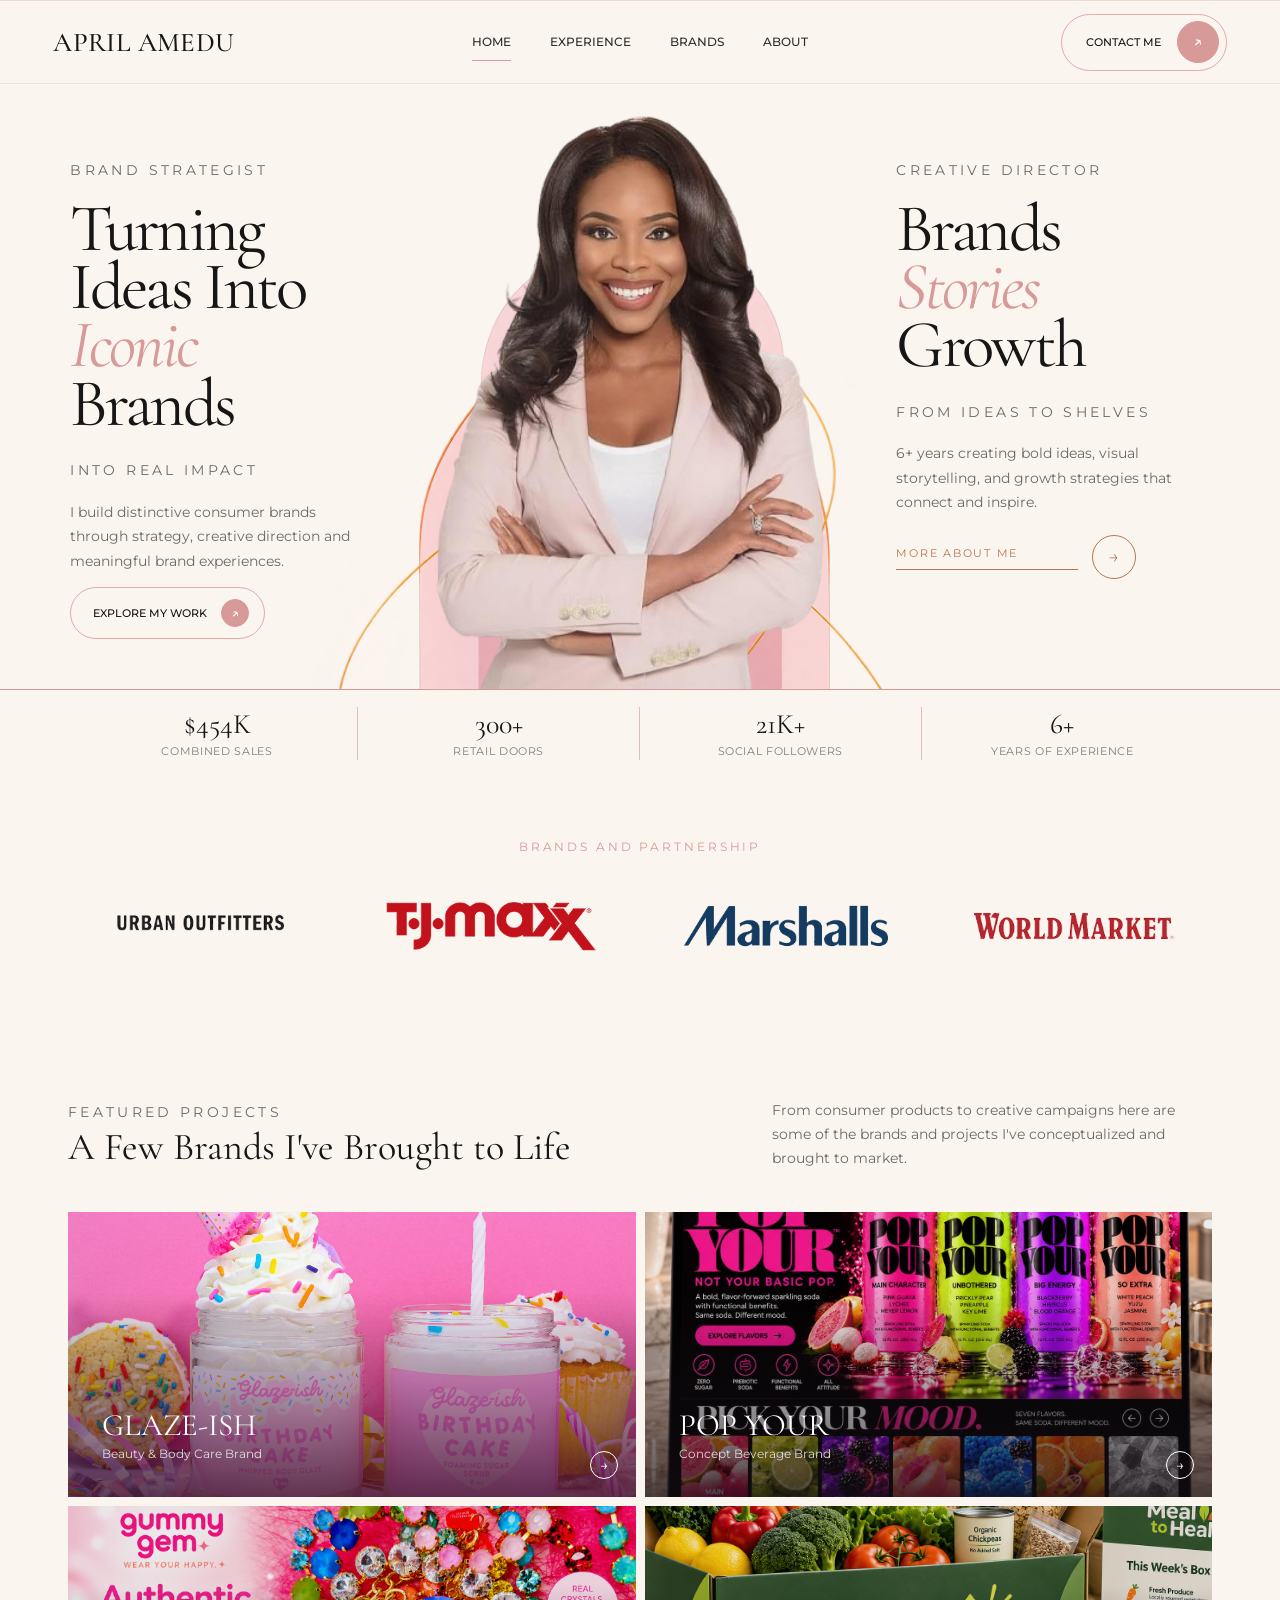
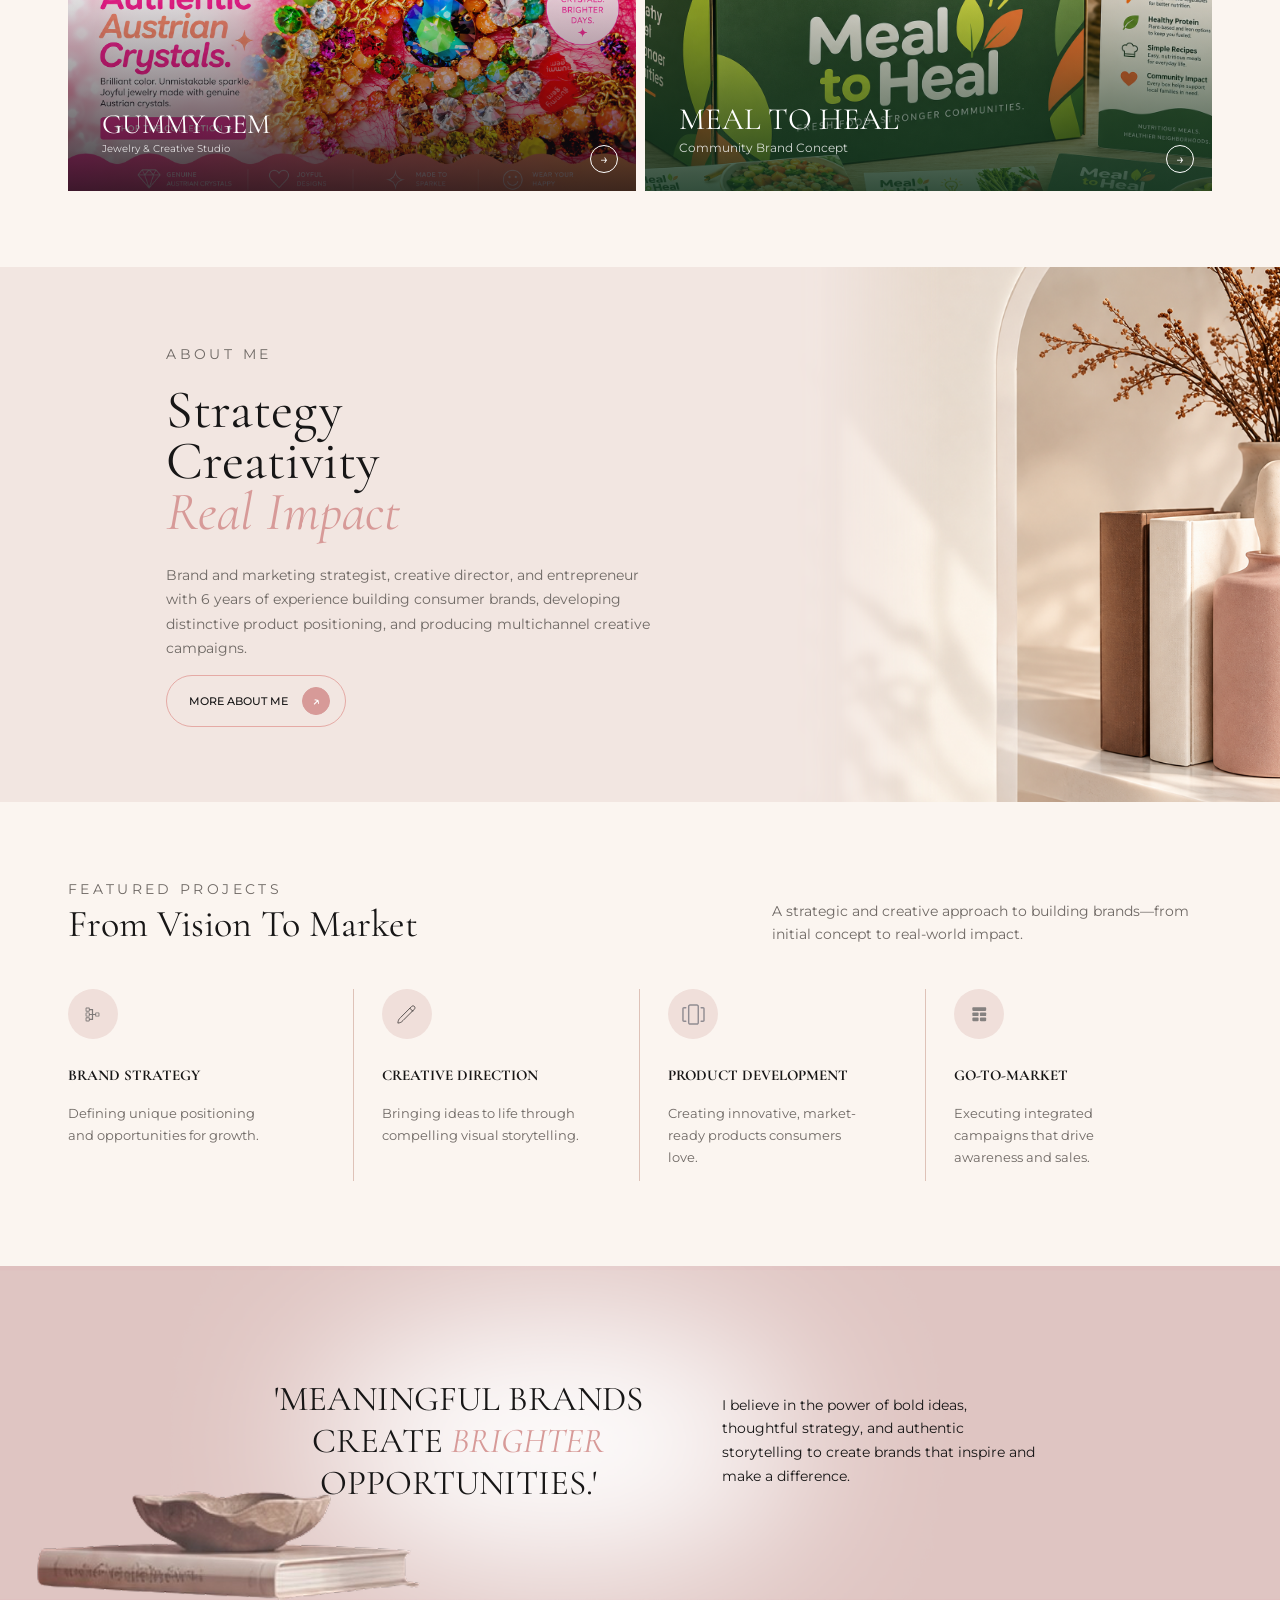
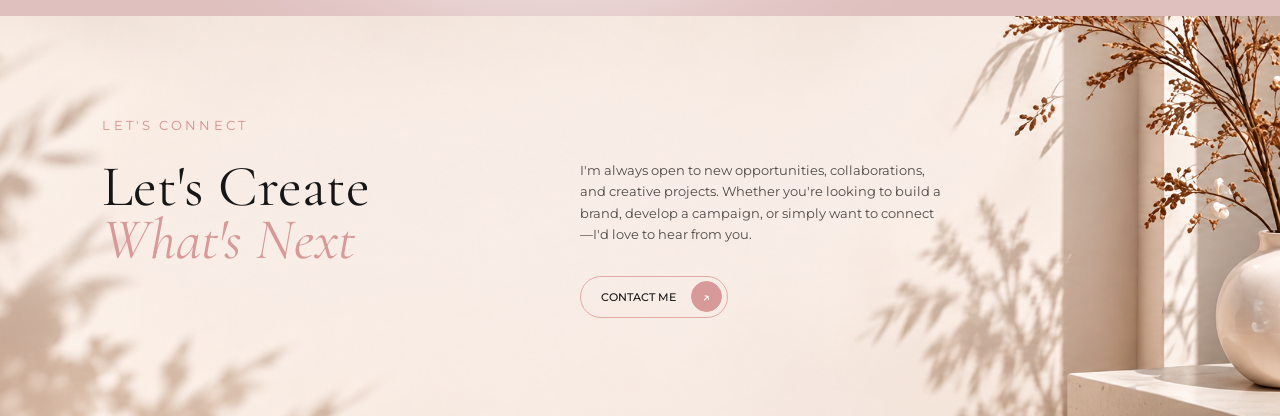
<file: index.html>
<!doctype html>
<html lang="en">
<head>
    <meta charset="utf-8">
    <meta name="viewport" content="width=device-width, initial-scale=1">
    <meta name="description" content="April Amedu is a brand strategist and creative director building meaningful, market-ready brands.">
    <meta name="theme-color" content="#fbf5f0">
    <title>April Amedu</title>
    <link rel="icon" href="/favicon.svg" type="image/svg+xml">
    <link rel="preconnect" href="https://fonts.googleapis.com">
    <link rel="preconnect" href="https://fonts.gstatic.com" crossorigin>
    <link href="https://fonts.googleapis.com/css2?family=Cormorant+Garamond:ital,wght@0,400;0,500;0,600;1,400&family=Montserrat:wght@400;500;600&display=swap" rel="stylesheet">
    <link rel="stylesheet" href="assets/css/style.css">
</head>
<body class="home blog wp-theme-april-amedu">
<header class="site-header"><a class="brand" href="/">APRIL AMEDU</a><nav id="primary-navigation" class="main-nav" aria-label="Primary navigation"><ul id="menu-main-menu" class="nav-menu"><li id="menu-item-13" class="menu-item menu-item-type-custom menu-item-object-custom current-menu-item current_page_item menu-item-13"><a href="/" aria-current="page">HOME</a></li>
<li id="menu-item-12" class="menu-item menu-item-type-post_type menu-item-object-page menu-item-12"><a href="experience/index.html">EXPERIENCE</a></li>
<li id="menu-item-14" class="menu-item menu-item-type-post_type menu-item-object-page menu-item-14"><a href="brands/index.html">BRANDS</a></li>
<li id="menu-item-15" class="menu-item menu-item-type-post_type menu-item-object-page menu-item-15"><a href="about/index.html">ABOUT</a></li>
<li class="menu-item mobile-contact-menu-item"><a href="contact/index.html"><span>Contact Me</span><span class="mobile-contact-arrow" aria-hidden="true">&nearr;</span></a></li></ul></nav><a class="pill" href="/contact/">Contact Me <span class="round-arrow">↗</span></a><button class="menu-toggle" type="button" aria-controls="primary-navigation" aria-label="Open menu" aria-expanded="false"><span class="menu-toggle-icon" aria-hidden="true"></span></button></header>
<main id="top">
<section class="hero"><div class="hero-copy"><p class="eyebrow">Brand Strategist</p><h1>Turning<br>Ideas Into<br><span class="accent">Iconic</span><br>Brands</h1><p class="eyebrow">Into real impact</p><p>I build distinctive consumer brands through strategy, creative direction and meaningful brand experiences.</p><a class="pill" href="#projects">Explore My Work <span class="round-arrow">↗</span></a></div><div class="hero-visual"><img class="hero-center-image" src="assets/images/2615bd2c-b158-4d76-a8b2-8eef247eaac6.png" alt=""><img class="hero-headshot" src="assets/images/Headshot.png" alt="April Amedu"></div><div class="hero-copy right"><p class="eyebrow">Creative Director</p><h1>Brands<br><span class="accent">Stories</span><br>Growth</h1><p class="eyebrow">From ideas to shelves</p><p>6+ years creating bold ideas, visual storytelling, and growth strategies that connect and inspire.</p><a href="/about/" class="text-link"><span class="text-link-label">More About Me</span><span class="circle-arrow">→</span></a></div><div class="hero-statbar"><div class="stat">$454K<small>combined sales</small></div><div class="stat">300+<small>retail doors</small></div><div class="stat">21K+<small>social followers</small></div><div class="stat">6+<small>years of experience</small></div></div></section>
<section class="logo-strip" id="brands"><p class="section-kicker">Brands and partnership</p><div class="logos"><img src="assets/images/Rectangle%20103.png" alt="Urban Outfitters"><img src="assets/images/Rectangle%20104.png" alt="TJ Maxx"><img src="assets/images/Rectangle%20105.png" alt="Marshalls"><img src="assets/images/Rectangle%20106.png" alt="World Market"></div></section>
<section class="section" id="projects"><div class="section-head"><div><p class="section-kicker">Featured projects</p><h2>A Few Brands I've Brought to Life</h2></div><p>From consumer products to creative campaigns here are some of the brands and projects I've conceptualized and brought to market.</p></div>
<div class="projects">
  <a class="project glaze-project" href="case-studies/glaze-ish/">
    <h3>GLAZE-ISH</h3>
    <small>Beauty &amp; Body Care Brand</small>
    <span class="circle-arrow">→</span>
  </a>

  <a class="project feature" href="case-studies/pop-your/">
    <h3>POP YOUR</h3>
    <small>Concept Beverage Brand</small>
    <span class="circle-arrow">→</span>
  </a>

  <a class="project" href="case-studies/gummy-gen/">
    <h3>GUMMY GEN
    </h3>
    <small>Beauty Brand</small>
    <span class="circle-arrow">→</span>
  </a>

  <a class="project meal-project" href="case-studies/meal-to-heal/">
    <h3>MEAL TO HEAL</h3>
    <small>Community Brand Concept</small>
    <span class="circle-arrow">→</span>
  </a>
</div>
</section>
<section class="about" id="about"><div class="about-inner"><p class="section-kicker">About Me</p><h2>Strategy<br>Creativity<br><span class="accent">Real Impact</span></h2><p>Brand and marketing strategist, creative director, and entrepreneur with 6 years of experience building consumer brands, developing distinctive product positioning, and producing multichannel creative campaigns.</p><a class="pill" href="/about/">More About Me <span class="round-arrow">↗</span></a></div><img class="about-image" src="assets/images/Rectangle%2093.png" alt="Decorative books and vases in an arched alcove"></section>
<section class="section services" id="experience"><div class="section-head"><div><p class="section-kicker">Featured projects</p><h2>From Vision To Market</h2></div><p>A strategic and creative approach to building brands—from initial concept to real-world impact.</p></div><div class="service-grid"><article class="service"><div class="service-icon"><img src="assets/images/strategy-svgrepo-com%201.svg" alt=""></div><h3>Brand Strategy</h3><p>Defining unique positioning and opportunities for growth.</p></article><article class="service"><div class="service-icon"><img src="assets/images/pen-svgrepo-com%201.svg" alt=""></div><h3>Creative Direction</h3><p>Bringing ideas to life through compelling visual storytelling.</p></article><article class="service"><div class="service-icon"><img src="assets/images/product-carousel-svgrepo-com%201.svg" alt=""></div><h3>Product Development</h3><p>Creating innovative, market-ready products consumers love.</p></article><article class="service"><div class="service-icon"><img src="assets/images/product-item-svgrepo-com%201.svg" alt=""></div><h3>Go-To-Market</h3><p>Executing integrated campaigns that drive awareness and sales.</p></article></div></section>
<section class="quote"><img class="quote-art" src="assets/images/Group%2089.png" alt=""><h2>'MEANINGFUL BRANDS<br>CREATE <span class="accent">BRIGHTER</span><br>OPPORTUNITIES.'</h2><p>I believe in the power of bold ideas, thoughtful strategy, and authentic storytelling to create brands that inspire and make a difference.</p></section>
<section class="contact" id="contact"><img class="contact-art" src="assets/images/Group%2048096040.png" alt=""><div class="contact-inner"><p class="section-kicker">Let's Connect</p><h2>Let's Create<br><span class="accent">What's Next</span></h2><p>I'm always open to new opportunities, collaborations, and creative projects. Whether you're looking to build a brand, develop a campaign, or simply want to connect—I'd love to hear from you.</p><a class="pill" href="/contact/">Contact Me <span class="round-arrow">↗</span></a></div></section>
</main><section class="contact site-wide-contact" id="site-contact">
    <img class="contact-art" src="assets/images/Group%2048096040.png" alt="">
    <div class="contact-inner">
        <p class="section-kicker">Let's Connect</p>
        <h2>Let's Create<br><span class="accent">What's Next</span></h2>
        <p>I'm always open to new opportunities, collaborations, and creative projects. Whether you're looking to build a brand, develop a campaign, or simply want to connect—I'd love to hear from you.</p>
        <a class="pill" href="/contact/">Contact Me <span class="round-arrow">↗</span></a>
    </div>
</section>
    <script src="assets/js/navigation.js" defer></script>
    <script src="assets/js/static-site.js" defer></script>
</body>
</html>
</file>
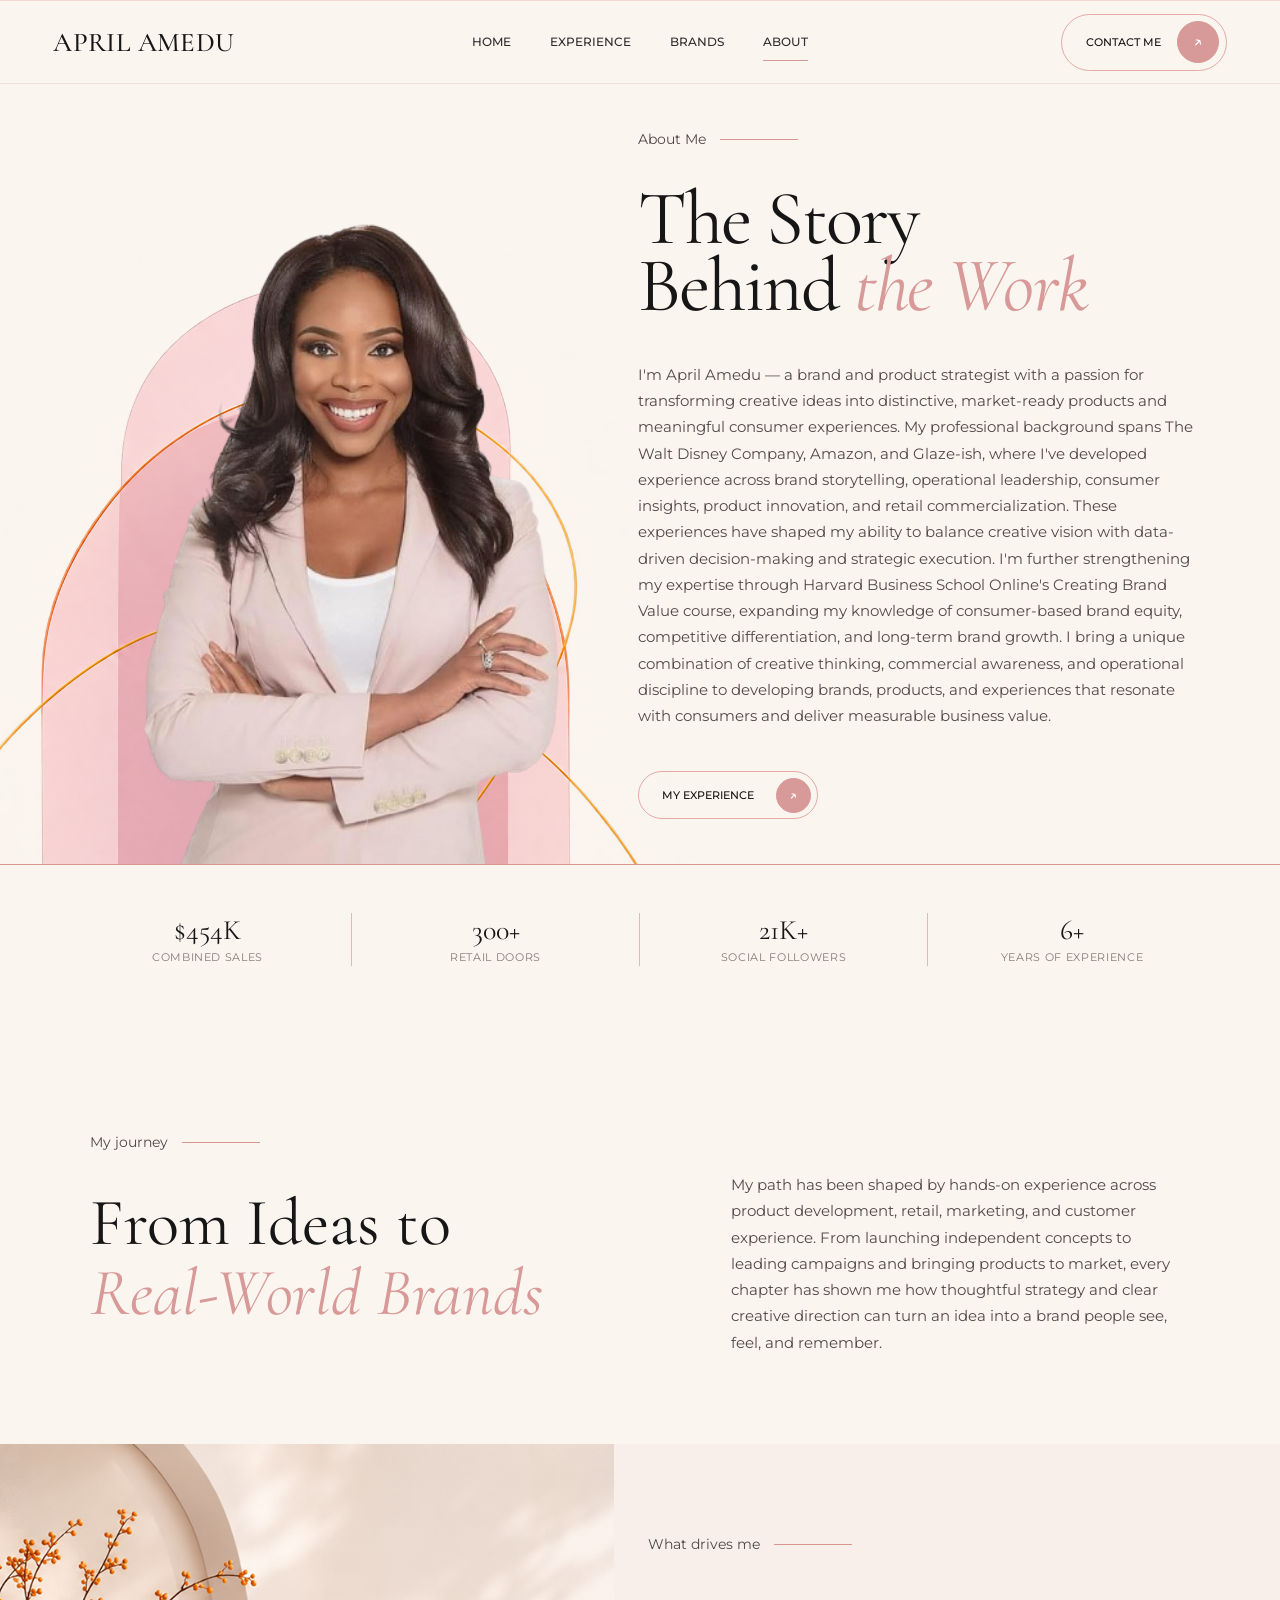
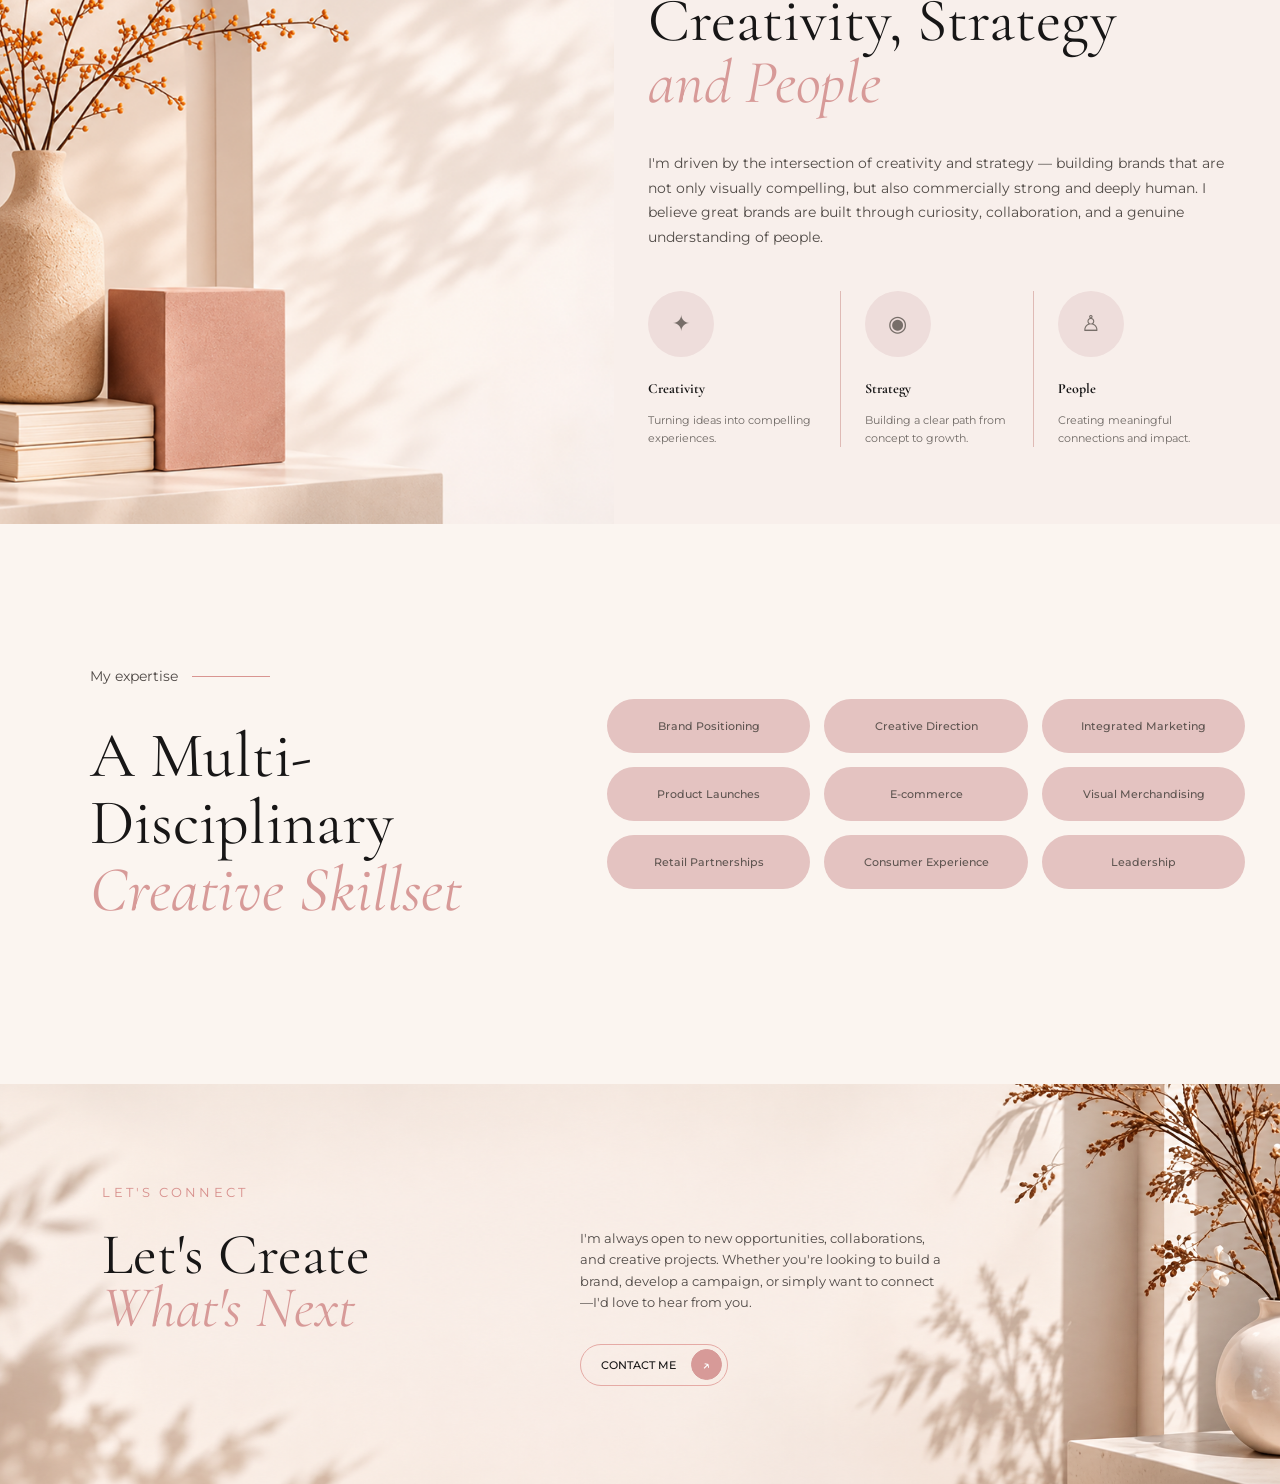
<file: about/index.html>
<!doctype html>
<html lang="en">
<head>
    <meta charset="utf-8">
    <meta name="viewport" content="width=device-width, initial-scale=1">
    <meta name="description" content="Learn about April Amedu, her story, creative approach, and multidisciplinary brand expertise.">
    <meta name="theme-color" content="#fbf5f0">
    <title>ABOUT – April Amedu</title>
    <link rel="icon" href="/favicon.svg" type="image/svg+xml">
    <link rel="preconnect" href="https://fonts.googleapis.com">
    <link rel="preconnect" href="https://fonts.gstatic.com" crossorigin>
    <link href="https://fonts.googleapis.com/css2?family=Cormorant+Garamond:ital,wght@0,400;0,500;0,600;1,400&family=Montserrat:wght@400;500;600&display=swap" rel="stylesheet">
    <link rel="stylesheet" href="/assets/css/style.css">
</head>
<body class="wp-singular page-template-default page page-id-8 wp-theme-april-amedu">
<header class="site-header"><a class="brand" href="/">APRIL AMEDU</a><nav id="primary-navigation" class="main-nav" aria-label="Primary navigation"><ul id="menu-main-menu" class="nav-menu"><li id="menu-item-13" class="menu-item menu-item-type-custom menu-item-object-custom menu-item-13"><a href="/">HOME</a></li>
<li id="menu-item-12" class="menu-item menu-item-type-post_type menu-item-object-page menu-item-12"><a href="/experience/">EXPERIENCE</a></li>
<li id="menu-item-14" class="menu-item menu-item-type-post_type menu-item-object-page menu-item-14"><a href="/brands/">BRANDS</a></li>
<li id="menu-item-15" class="menu-item menu-item-type-post_type menu-item-object-page current-menu-item page_item page-item-8 current_page_item menu-item-15"><a href="/about/" aria-current="page">ABOUT</a></li>
<li class="menu-item mobile-contact-menu-item"><a href="/contact/"><span>Contact Me</span><span class="mobile-contact-arrow" aria-hidden="true">&nearr;</span></a></li></ul></nav><a class="pill" href="/contact/">Contact Me <span class="round-arrow">↗</span></a><button class="menu-toggle" type="button" aria-controls="primary-navigation" aria-label="Open menu" aria-expanded="false"><span class="menu-toggle-icon" aria-hidden="true"></span></button></header>
<main class="about-page">
    <section class="about-hero">
        <div class="about-hero-visual">
            <img class="about-hero-arch" src="/assets/images/2615bd2c-b158-4d76-a8b2-8eef247eaac6.png" alt="">
            <img class="about-hero-person" src="/assets/images/Headshot.png" alt="April Amedu">
        </div>
        <div class="about-hero-copy">
            <p class="about-label">About Me</p>
            <h1>The Story<br>Behind <span class="accent">the Work</span></h1>
            <p>I'm April Amedu — a brand and product strategist with a passion for transforming creative ideas into distinctive, market-ready products and meaningful consumer experiences.

My professional background spans The Walt Disney Company, Amazon, and Glaze-ish, where I've developed experience across brand storytelling, operational leadership, consumer insights, product innovation, and retail commercialization. These experiences have shaped my ability to balance creative vision with data-driven decision-making and strategic execution.

I'm further strengthening my expertise through Harvard Business School Online's Creating Brand Value course, expanding my knowledge of consumer-based brand equity, competitive differentiation, and long-term brand growth.

I bring a unique combination of creative thinking, commercial awareness, and operational discipline to developing brands, products, and experiences that resonate with consumers and deliver measurable business value. </p>
            <a class="pill" href="/experience/">My Experience <span class="round-arrow">↗</span></a>
        </div>
    </section>

    <section class="about-stats" aria-label="Career highlights">
        <div class="stat">$454K<small>Combined Sales</small></div>
        <div class="stat">300+<small>Retail Doors</small></div>
        <div class="stat">21K+<small>Social Followers</small></div>
        <div class="stat">6+<small>Years of Experience</small></div>
    </section>

    <section class="about-journey">
        <div>
            <p class="about-label">My journey</p>
            <h2>From Ideas to<br><span class="accent">Real-World Brands</span></h2>
        </div>
        <p>My path has been shaped by hands-on experience across product development, retail, marketing, and customer experience. From launching independent concepts to leading campaigns and bringing products to market, every chapter has shown me how thoughtful strategy and clear creative direction can turn an idea into a brand people see, feel, and remember.</p>
    </section>

    <section class="about-drives">
        <div class="about-drives-image"><img src="/assets/images/Rectangle%20123.png" alt="Sculptural vase, books, and dried branches"></div>
        <div class="about-drives-copy">
            <p class="about-label">What drives me</p>
            <h2>Creativity, Strategy<br><span class="accent">and People</span></h2>
            <p>I'm driven by the intersection of creativity and strategy — building brands that are not only visually compelling, but also commercially strong and deeply human. I believe great brands are built through curiosity, collaboration, and a genuine understanding of people.</p>
            <div class="about-values">
                <article><span class="value-icon">✦</span><h3>Creativity</h3><p>Turning ideas into compelling experiences.</p></article>
                <article><span class="value-icon">◉</span><h3>Strategy</h3><p>Building a clear path from concept to growth.</p></article>
                <article><span class="value-icon">♙</span><h3>People</h3><p>Creating meaningful connections and impact.</p></article>
            </div>
        </div>
    </section>

    <section class="about-expertise">
        <div>
            <p class="about-label">My expertise</p>
            <h2>A Multi-<br>Disciplinary<br><span class="accent">Creative Skillset</span></h2>
        </div>
        <div class="expertise-list" aria-label="Areas of expertise">
            <span>Brand Positioning</span><span>Creative Direction</span><span>Integrated Marketing</span>
            <span>Product Launches</span><span>E-commerce</span><span>Visual Merchandising</span>
            <span>Retail Partnerships</span><span>Consumer Experience</span><span>Leadership</span>
        </div>
    </section>

    <section class="contact about-contact" id="contact">
        <img class="contact-art" src="/assets/images/Group%2048096040.png" alt="">
        <div class="contact-inner">
            <p class="section-kicker">Let's Connect</p>
            <h2>Let's Create<br><span class="accent">What's Next</span></h2>
            <p>I'm always open to new opportunities, collaborations, and creative projects. Whether you're looking to build a brand, develop a campaign, or simply want to connect—I'd love to hear from you.</p>
            <a class="pill" href="/contact/">Contact Me <span class="round-arrow">↗</span></a>
        </div>
    </section>
</main>
<section class="contact site-wide-contact" id="site-contact">
    <img class="contact-art" src="/assets/images/Group%2048096040.png" alt="">
    <div class="contact-inner">
        <p class="section-kicker">Let's Connect</p>
        <h2>Let's Create<br><span class="accent">What's Next</span></h2>
        <p>I'm always open to new opportunities, collaborations, and creative projects. Whether you're looking to build a brand, develop a campaign, or simply want to connect—I'd love to hear from you.</p>
        <a class="pill" href="/contact/">Contact Me <span class="round-arrow">↗</span></a>
    </div>
</section>
    <script src="/assets/js/navigation.js" defer></script>
    <script src="/assets/js/static-site.js" defer></script>
</body>
</html>
</file>
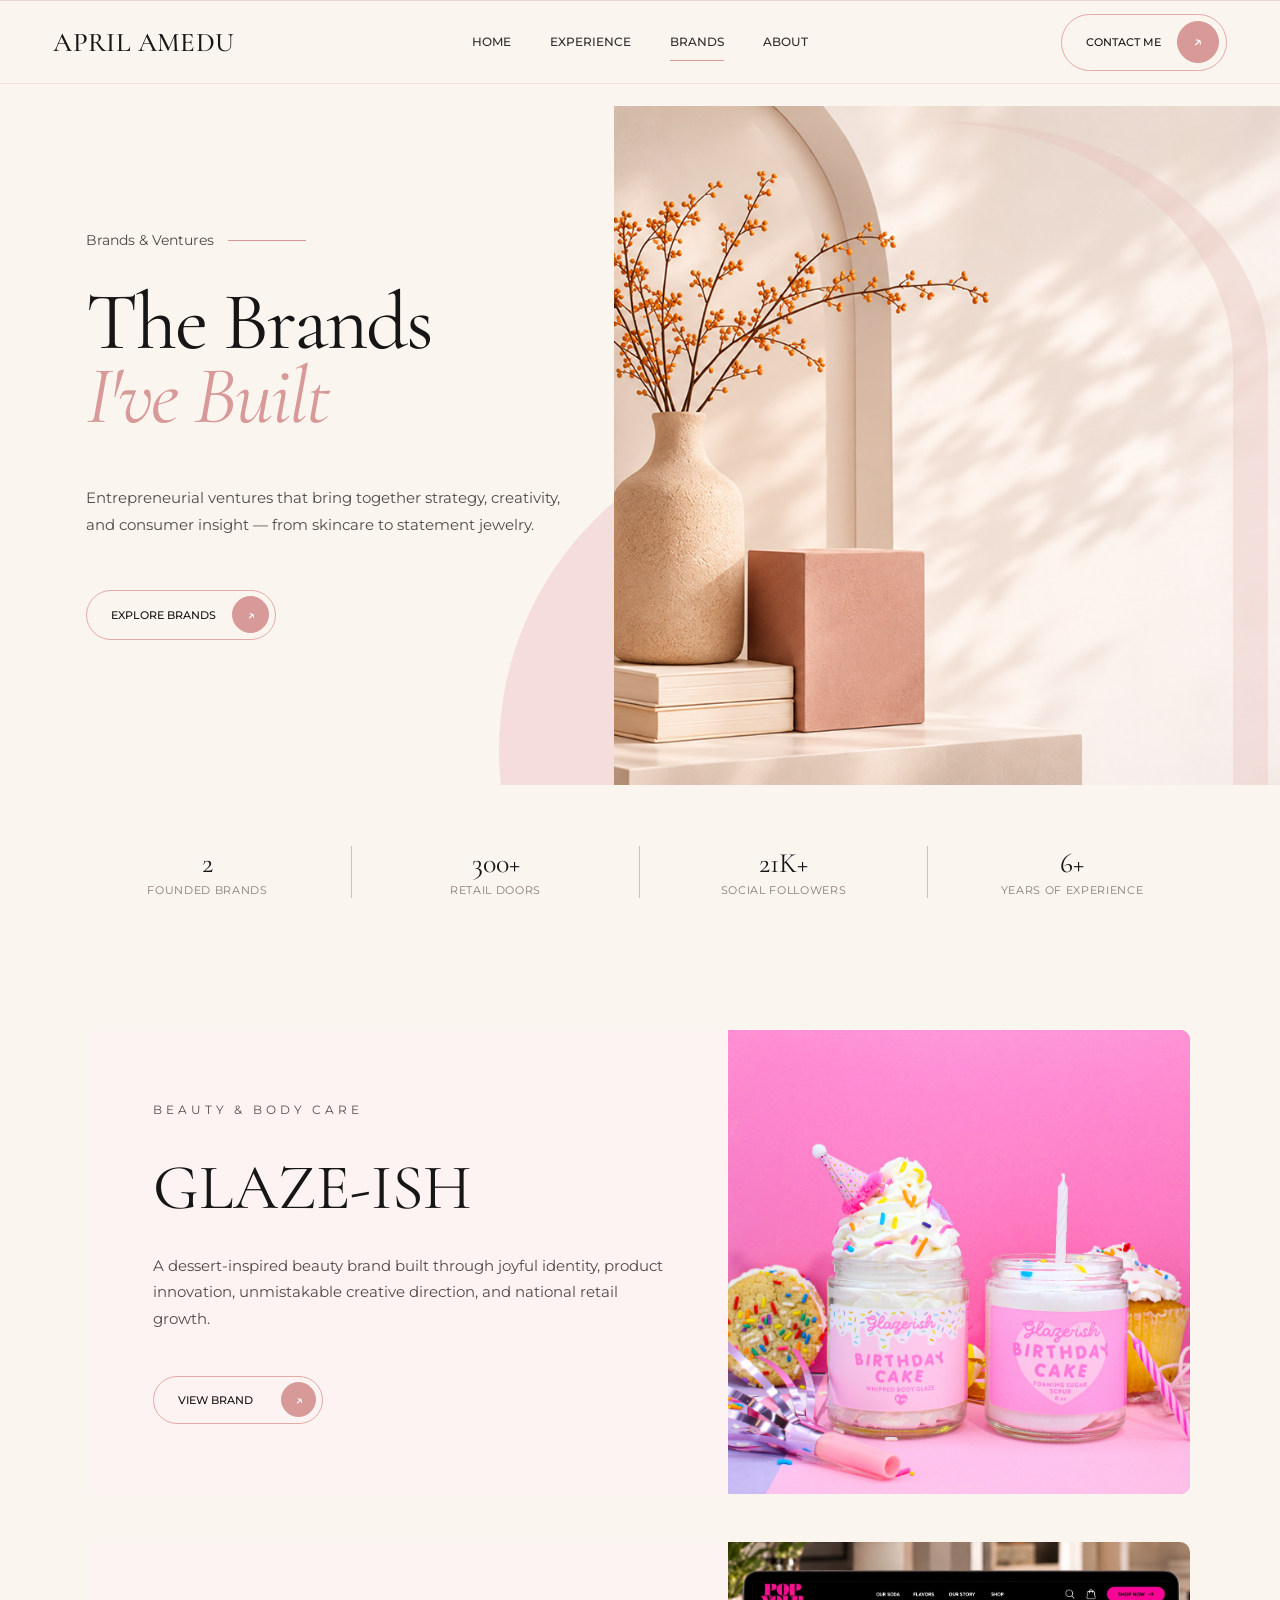
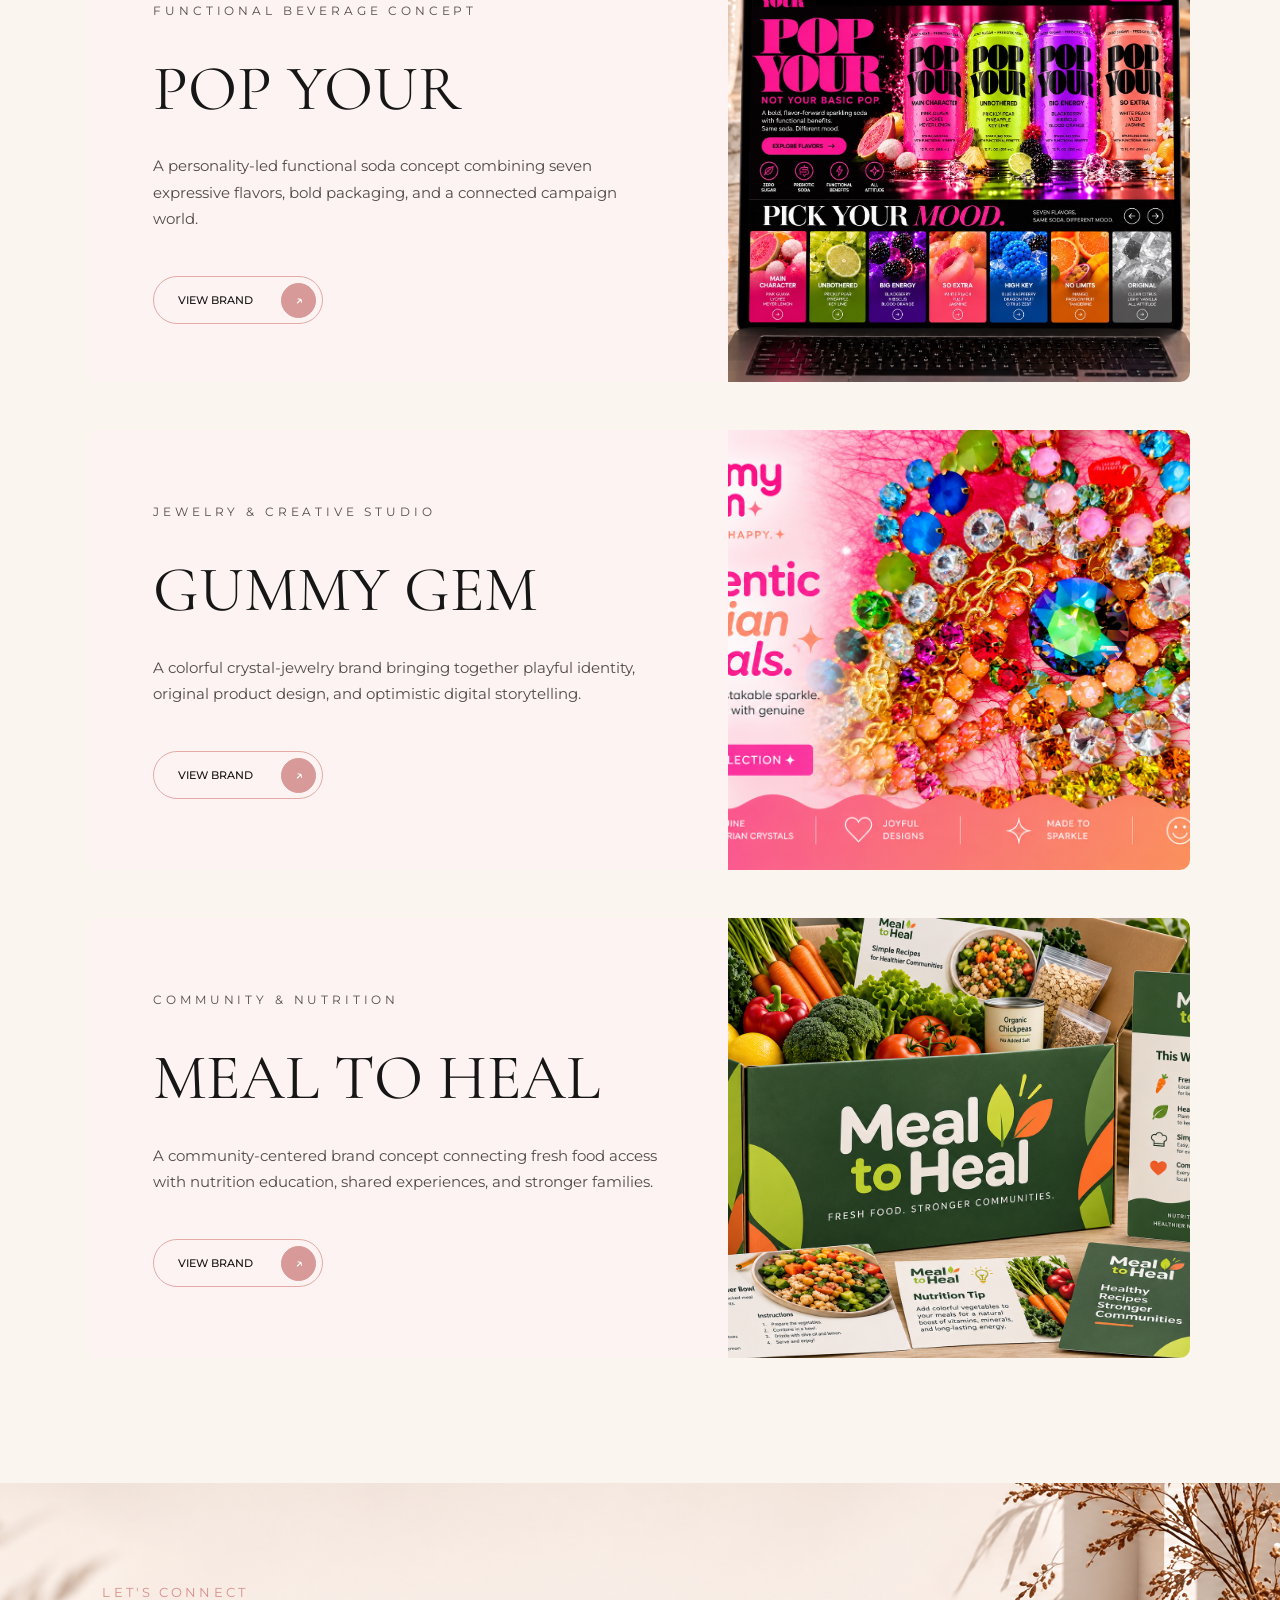
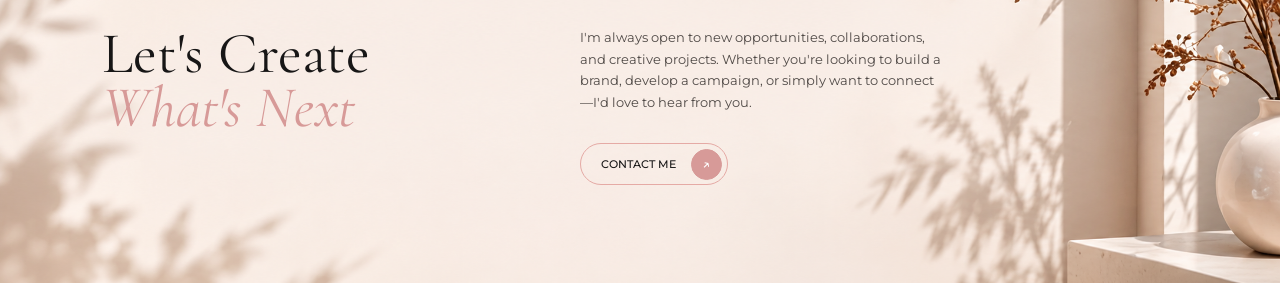
<file: brands/index.html>
<!doctype html>
<html lang="en">
<head>
    <meta charset="utf-8">
    <meta name="viewport" content="width=device-width, initial-scale=1">
    <meta name="description" content="Explore brands and ventures created and directed by April Amedu.">
    <meta name="theme-color" content="#fbf5f0">
    <title>BRANDS – April Amedu</title>
    <link rel="icon" href="/favicon.svg" type="image/svg+xml">
    <link rel="preconnect" href="https://fonts.googleapis.com">
    <link rel="preconnect" href="https://fonts.gstatic.com" crossorigin>
    <link href="https://fonts.googleapis.com/css2?family=Cormorant+Garamond:ital,wght@0,400;0,500;0,600;1,400&family=Montserrat:wght@400;500;600&display=swap" rel="stylesheet">
    <link rel="stylesheet" href="/assets/css/style.css">
</head>
<body class="wp-singular page-template-default page page-id-7 wp-theme-april-amedu">
<header class="site-header"><a class="brand" href="/">APRIL AMEDU</a><nav id="primary-navigation" class="main-nav" aria-label="Primary navigation"><ul id="menu-main-menu" class="nav-menu"><li id="menu-item-13" class="menu-item menu-item-type-custom menu-item-object-custom menu-item-13"><a href="/">HOME</a></li>
<li id="menu-item-12" class="menu-item menu-item-type-post_type menu-item-object-page menu-item-12"><a href="/experience/">EXPERIENCE</a></li>
<li id="menu-item-14" class="menu-item menu-item-type-post_type menu-item-object-page current-menu-item page_item page-item-7 current_page_item menu-item-14"><a href="/brands/" aria-current="page">BRANDS</a></li>
<li id="menu-item-15" class="menu-item menu-item-type-post_type menu-item-object-page menu-item-15"><a href="/about/">ABOUT</a></li>
<li class="menu-item mobile-contact-menu-item"><a href="/contact/"><span>Contact Me</span><span class="mobile-contact-arrow" aria-hidden="true">&nearr;</span></a></li></ul></nav><a class="pill" href="/contact/">Contact Me <span class="round-arrow">↗</span></a><button class="menu-toggle" type="button" aria-controls="primary-navigation" aria-label="Open menu" aria-expanded="false"><span class="menu-toggle-icon" aria-hidden="true"></span></button></header>
<main class="brands-page">
    <section class="brands-hero">
        <div class="brands-hero-copy">
            <p class="about-label">Brands &amp; Ventures</p>
            <h1>The Brands<br><span class="accent">I've Built</span></h1>
            <p>Entrepreneurial ventures that bring together strategy, creativity, and consumer insight — from skincare to statement jewelry.</p>
            <a class="pill" href="#brand-ventures">Explore Brands <span class="round-arrow">↗</span></a>
        </div>
        <div class="brands-hero-image"><img src="/assets/images/Rectangle%20123.png" alt="Sculptural product setting with dried branches"></div>
    </section>

    <section class="brands-stats" aria-label="Brand highlights">
        <div class="stat">2<small>Founded Brands</small></div>
        <div class="stat">300+<small>Retail Doors</small></div>
        <div class="stat">21K+<small>Social Followers</small></div>
        <div class="stat">6+<small>Years of Experience</small></div>
    </section>

    <section class="brand-ventures" id="brand-ventures">
                    <article class="brand-feature glaze-ish">
                <div class="brand-feature-copy">
                    <p class="brand-eyebrow">Beauty &amp; Body Care</p>
                    <h2>GLAZE-ISH</h2>
                    <p>A dessert-inspired beauty brand built through joyful identity, product innovation, unmistakable creative direction, and national retail growth.</p>
                    <a class="pill" href="/case-studies/glaze-ish/">View Brand <span class="round-arrow">↗</span></a>
                </div>
                <div class="brand-feature-media"><img src="/assets/images/birthday%20cake%20duo%20set.JPG" alt="GLAZE-ISH case study preview"></div>
            </article>
                    <article class="brand-feature pop-your">
                <div class="brand-feature-copy">
                    <p class="brand-eyebrow">Functional Beverage Concept</p>
                    <h2>POP YOUR</h2>
                    <p>A personality-led functional soda concept combining seven expressive flavors, bold packaging, and a connected campaign world.</p>
                    <a class="pill" href="/case-studies/pop-your/">View Brand <span class="round-arrow">↗</span></a>
                </div>
                <div class="brand-feature-media"><img src="/assets/images/POPYOUR-webpage.jpeg" alt="POP YOUR case study preview"></div>
            </article>
                    <article class="brand-feature gummy-gem">
                <div class="brand-feature-copy">
                    <p class="brand-eyebrow">Jewelry &amp; Creative Studio</p>
                    <h2>GUMMY GEM</h2>
                    <p>A colorful crystal-jewelry brand bringing together playful identity, original product design, and optimistic digital storytelling.</p>
                    <a class="pill" href="/case-studies/gummy-gen/">View Brand <span class="round-arrow">↗</span></a>
                </div>
                <div class="brand-feature-media"><img src="/assets/images/GG-WEBPAGE%20DESIGN%20FOR%20DESKTOP-%20IMAGE%20ONLY.png" alt="GUMMY GEM case study preview"></div>
            </article>
                    <article class="brand-feature meal-to-heal">
                <div class="brand-feature-copy">
                    <p class="brand-eyebrow">Community &amp; Nutrition</p>
                    <h2>MEAL TO HEAL</h2>
                    <p>A community-centered brand concept connecting fresh food access with nutrition education, shared experiences, and stronger families.</p>
                    <a class="pill" href="/case-studies/meal-to-heal/">View Brand <span class="round-arrow">↗</span></a>
                </div>
                <div class="brand-feature-media"><img src="/assets/images/a377cec6-d606-433e-adf8-115908862515.png" alt="MEAL TO HEAL case study preview"></div>
            </article>
            </section>

    <section class="contact brands-contact" id="contact">
        <img class="contact-art" src="/assets/images/Group%2048096040.png" alt="">
        <div class="contact-inner">
            <p class="section-kicker">Let's Connect</p>
            <h2>Let's Create<br><span class="accent">What's Next</span></h2>
            <p>I'm always open to new opportunities, collaborations, and creative projects. Whether you're looking to build a brand, develop a campaign, or simply want to connect—I'd love to hear from you.</p>
            <a class="pill" href="/contact/">Contact Me <span class="round-arrow">↗</span></a>
        </div>
    </section>
</main>
<section class="contact site-wide-contact" id="site-contact">
    <img class="contact-art" src="/assets/images/Group%2048096040.png" alt="">
    <div class="contact-inner">
        <p class="section-kicker">Let's Connect</p>
        <h2>Let's Create<br><span class="accent">What's Next</span></h2>
        <p>I'm always open to new opportunities, collaborations, and creative projects. Whether you're looking to build a brand, develop a campaign, or simply want to connect—I'd love to hear from you.</p>
        <a class="pill" href="/contact/">Contact Me <span class="round-arrow">↗</span></a>
    </div>
</section>
    <script src="/assets/js/navigation.js" defer></script>
    <script src="/assets/js/static-site.js" defer></script>
</body>
</html>
</file>
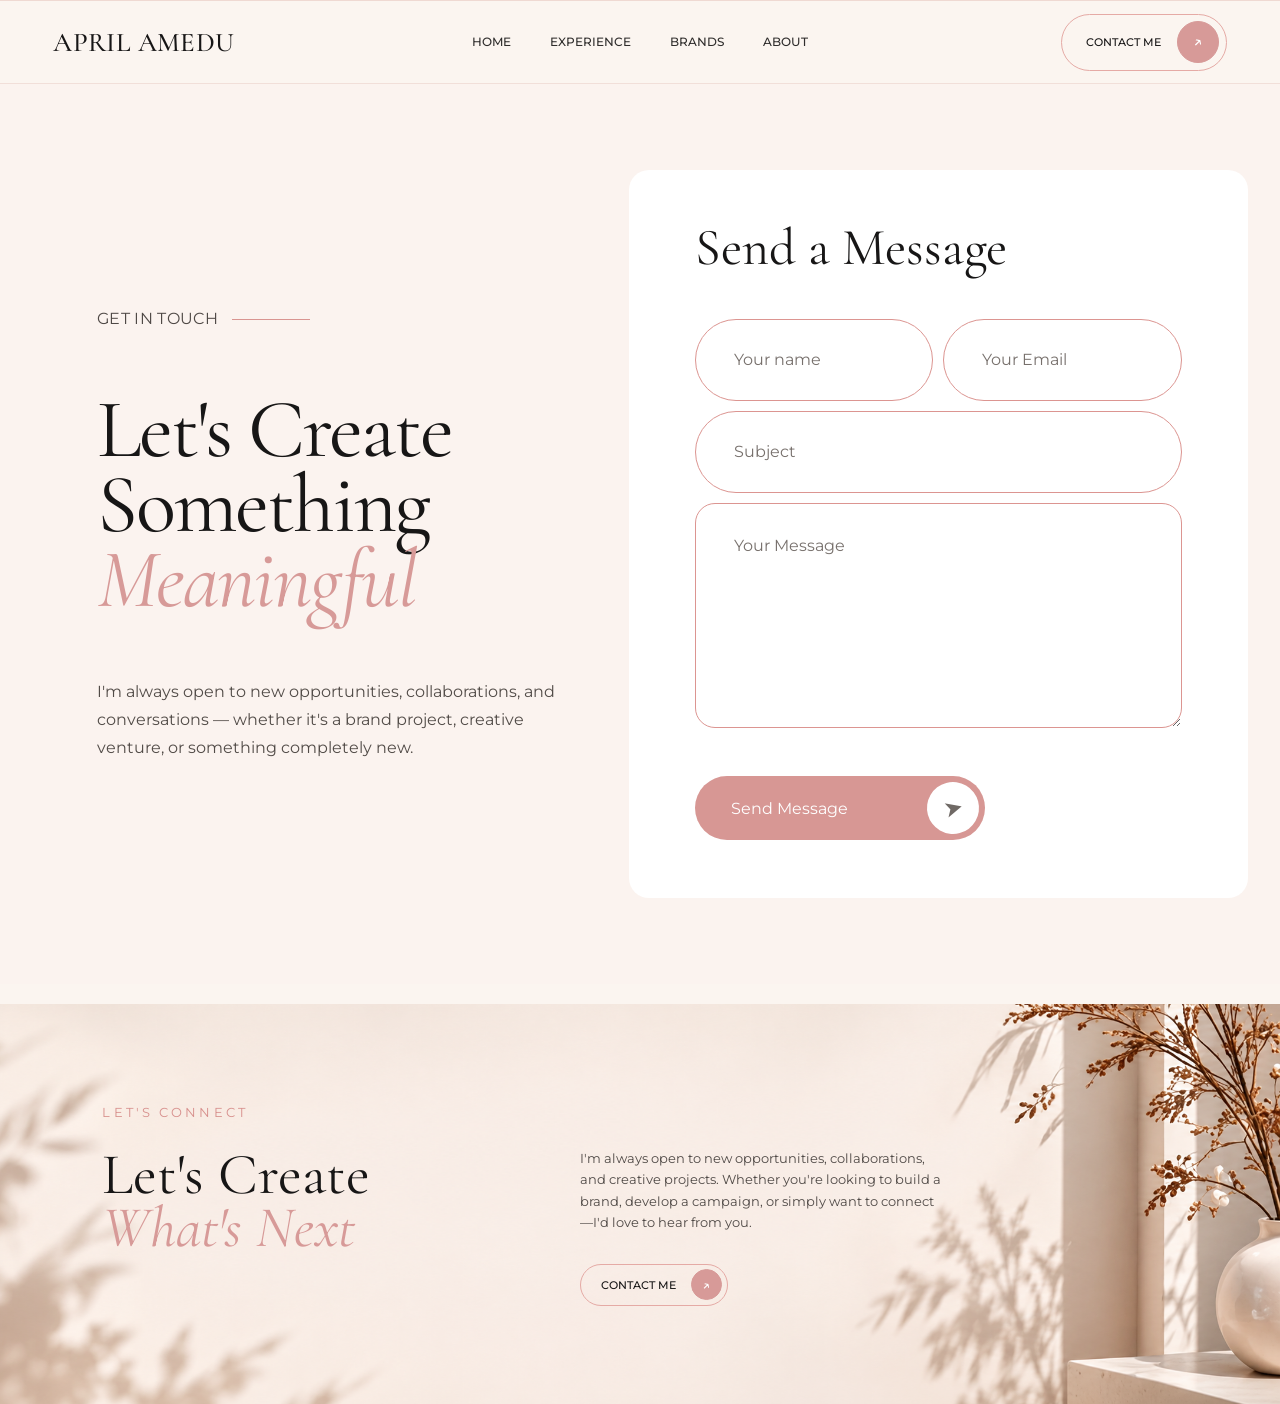
<file: contact/index.html>
<!doctype html>
<html lang="en">
<head>
    <meta charset="utf-8">
    <meta name="viewport" content="width=device-width, initial-scale=1">
    <meta name="description" content="Contact April Amedu about brand strategy, creative direction, collaborations, and new opportunities.">
    <meta name="theme-color" content="#fbf5f0">
    <title>Contact – April Amedu</title>
    <link rel="icon" href="/favicon.svg" type="image/svg+xml">
    <link rel="preconnect" href="https://fonts.googleapis.com">
    <link rel="preconnect" href="https://fonts.gstatic.com" crossorigin>
    <link href="https://fonts.googleapis.com/css2?family=Cormorant+Garamond:ital,wght@0,400;0,500;0,600;1,400&family=Montserrat:wght@400;500;600&display=swap" rel="stylesheet">
    <link rel="stylesheet" href="/assets/css/style.css">
</head>
<body class="wp-singular page-template-default page page-id-16 wp-theme-april-amedu">
<header class="site-header"><a class="brand" href="/">APRIL AMEDU</a><nav id="primary-navigation" class="main-nav" aria-label="Primary navigation"><ul id="menu-main-menu" class="nav-menu"><li id="menu-item-13" class="menu-item menu-item-type-custom menu-item-object-custom menu-item-13"><a href="/">HOME</a></li>
<li id="menu-item-12" class="menu-item menu-item-type-post_type menu-item-object-page menu-item-12"><a href="/experience/">EXPERIENCE</a></li>
<li id="menu-item-14" class="menu-item menu-item-type-post_type menu-item-object-page menu-item-14"><a href="/brands/">BRANDS</a></li>
<li id="menu-item-15" class="menu-item menu-item-type-post_type menu-item-object-page menu-item-15"><a href="/about/">ABOUT</a></li>
<li class="menu-item mobile-contact-menu-item"><a href="/contact/"><span>Contact Me</span><span class="mobile-contact-arrow" aria-hidden="true">&nearr;</span></a></li></ul></nav><a class="pill" href="/contact/">Contact Me <span class="round-arrow">↗</span></a><button class="menu-toggle" type="button" aria-controls="primary-navigation" aria-label="Open menu" aria-expanded="false"><span class="menu-toggle-icon" aria-hidden="true"></span></button></header>
<main id="top" class="contact-page">
    <section class="contact-form-section">
        <div class="contact-intro">
            <p class="about-label">Get in Touch</p>
            <h1>Let's Create<br>Something<br><span class="accent">Meaningful</span></h1>
            <p>I'm always open to new opportunities, collaborations, and conversations — whether it's a brand project, creative venture, or something completely new.</p>
        </div>

        <div class="contact-form-card">
            <h2>Send a Message</h2>
                        <form class="contact-message-form" action="mailto:aprilmayfield93@gmail.com" method="post" data-static-contact-form>                <label><span class="screen-reader-text">Your name</span><input type="text" name="contact_name" placeholder="Your name" autocomplete="name" required></label>
                <label><span class="screen-reader-text">Your email</span><input type="email" name="contact_email" placeholder="Your Email" autocomplete="email" required></label>
                <label class="form-subject"><span class="screen-reader-text">Subject</span><input type="text" name="contact_subject" placeholder="Subject" required></label>
                <label class="form-message"><span class="screen-reader-text">Your message</span><textarea name="contact_message" placeholder="Your Message" required></textarea></label>
                <label class="contact-honeypot" aria-hidden="true">Website<input type="text" name="contact_website" tabindex="-1" autocomplete="off"></label>
                <button type="submit">Send Message <span>➤</span></button>
            </form>
        </div>
    </section>

    <section class="contact contact-page-closing">
        <img class="contact-art" src="/assets/images/Group%2048096040.png" alt="">
        <div class="contact-inner">
            <p class="section-kicker">Let's Connect</p>
            <h2>Let's Create<br><span class="accent">What's Next</span></h2>
            <p>I'm always open to new opportunities, collaborations, and creative projects. Whether you're looking to build a brand, develop a campaign, or simply want to connect—I'd love to hear from you.</p>
            <a class="pill" href="#top">Contact Me <span class="round-arrow">↗</span></a>
        </div>
    </section>
</main>
<section class="contact site-wide-contact" id="site-contact">
    <img class="contact-art" src="/assets/images/Group%2048096040.png" alt="">
    <div class="contact-inner">
        <p class="section-kicker">Let's Connect</p>
        <h2>Let's Create<br><span class="accent">What's Next</span></h2>
        <p>I'm always open to new opportunities, collaborations, and creative projects. Whether you're looking to build a brand, develop a campaign, or simply want to connect—I'd love to hear from you.</p>
        <a class="pill" href="/contact/">Contact Me <span class="round-arrow">↗</span></a>
    </div>
</section>
    <script src="/assets/js/navigation.js" defer></script>
    <script src="/assets/js/static-site.js" defer></script>
</body>
</html>
</file>
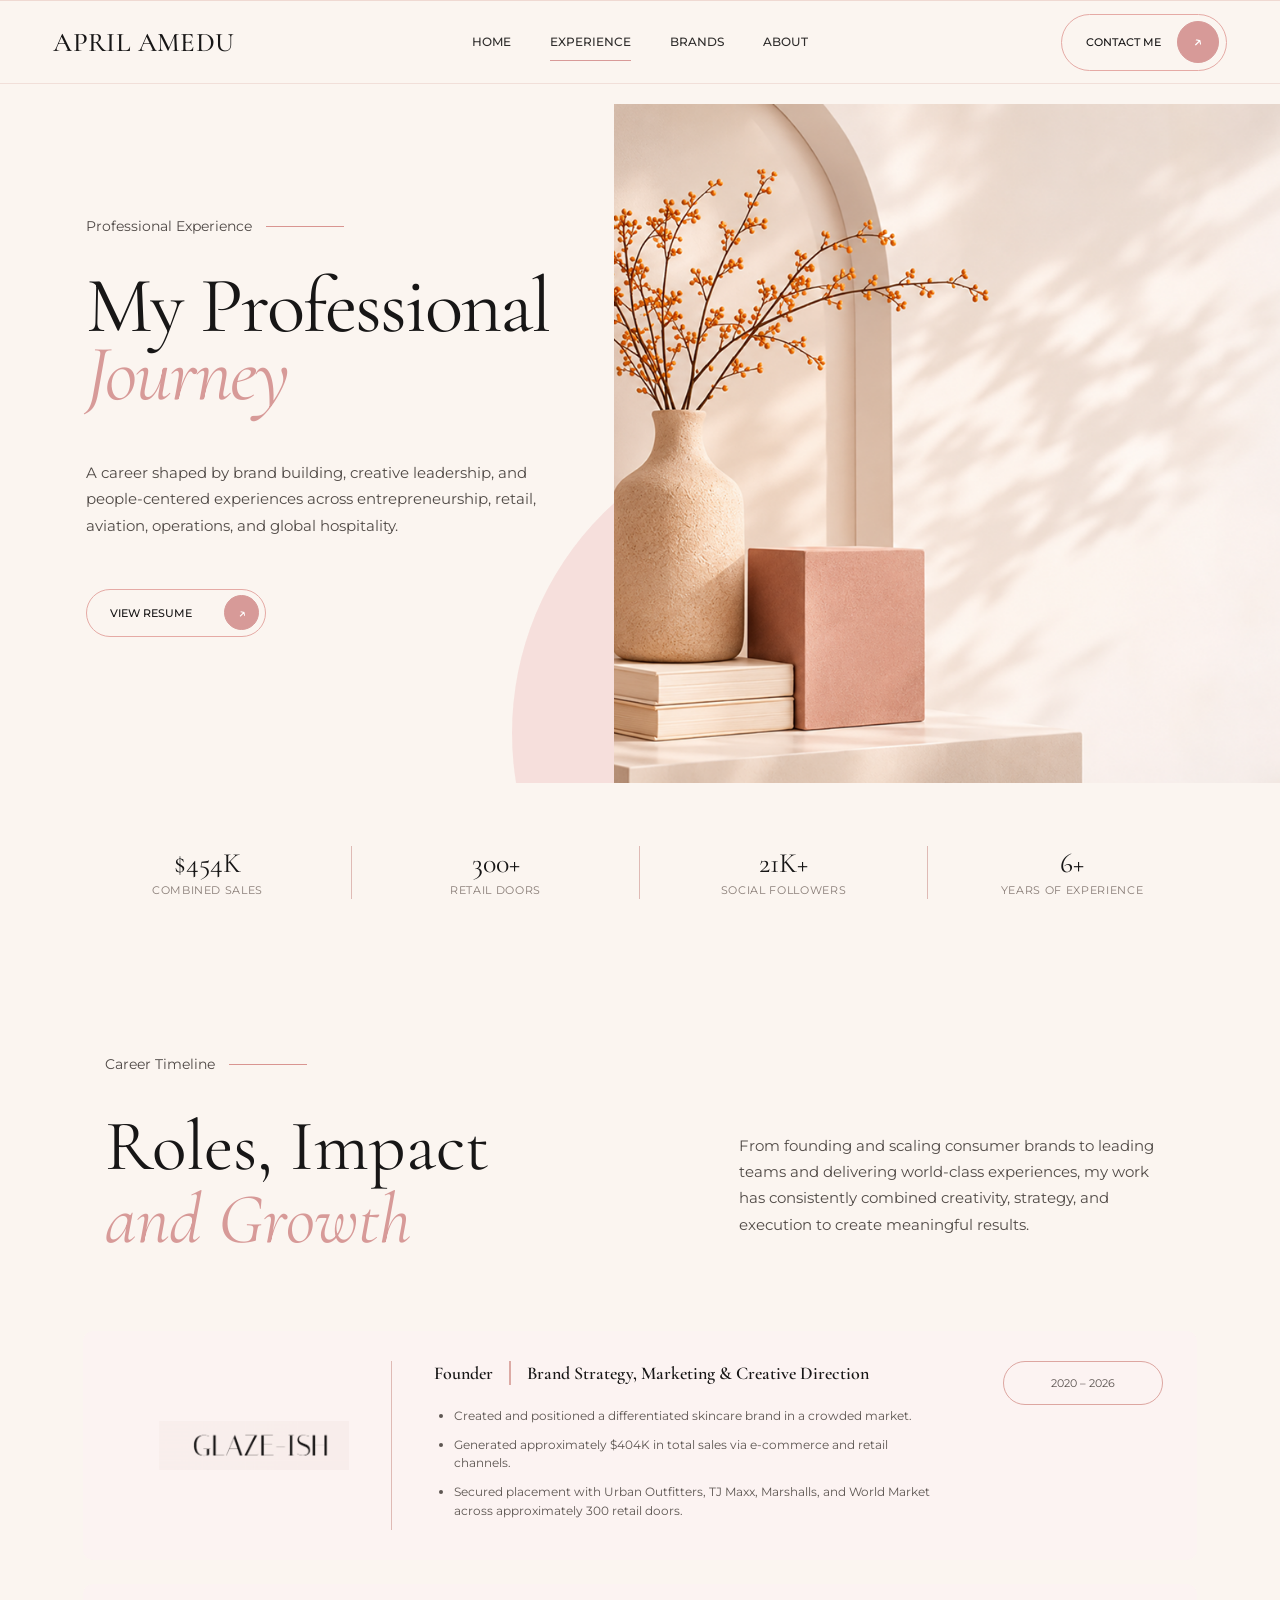
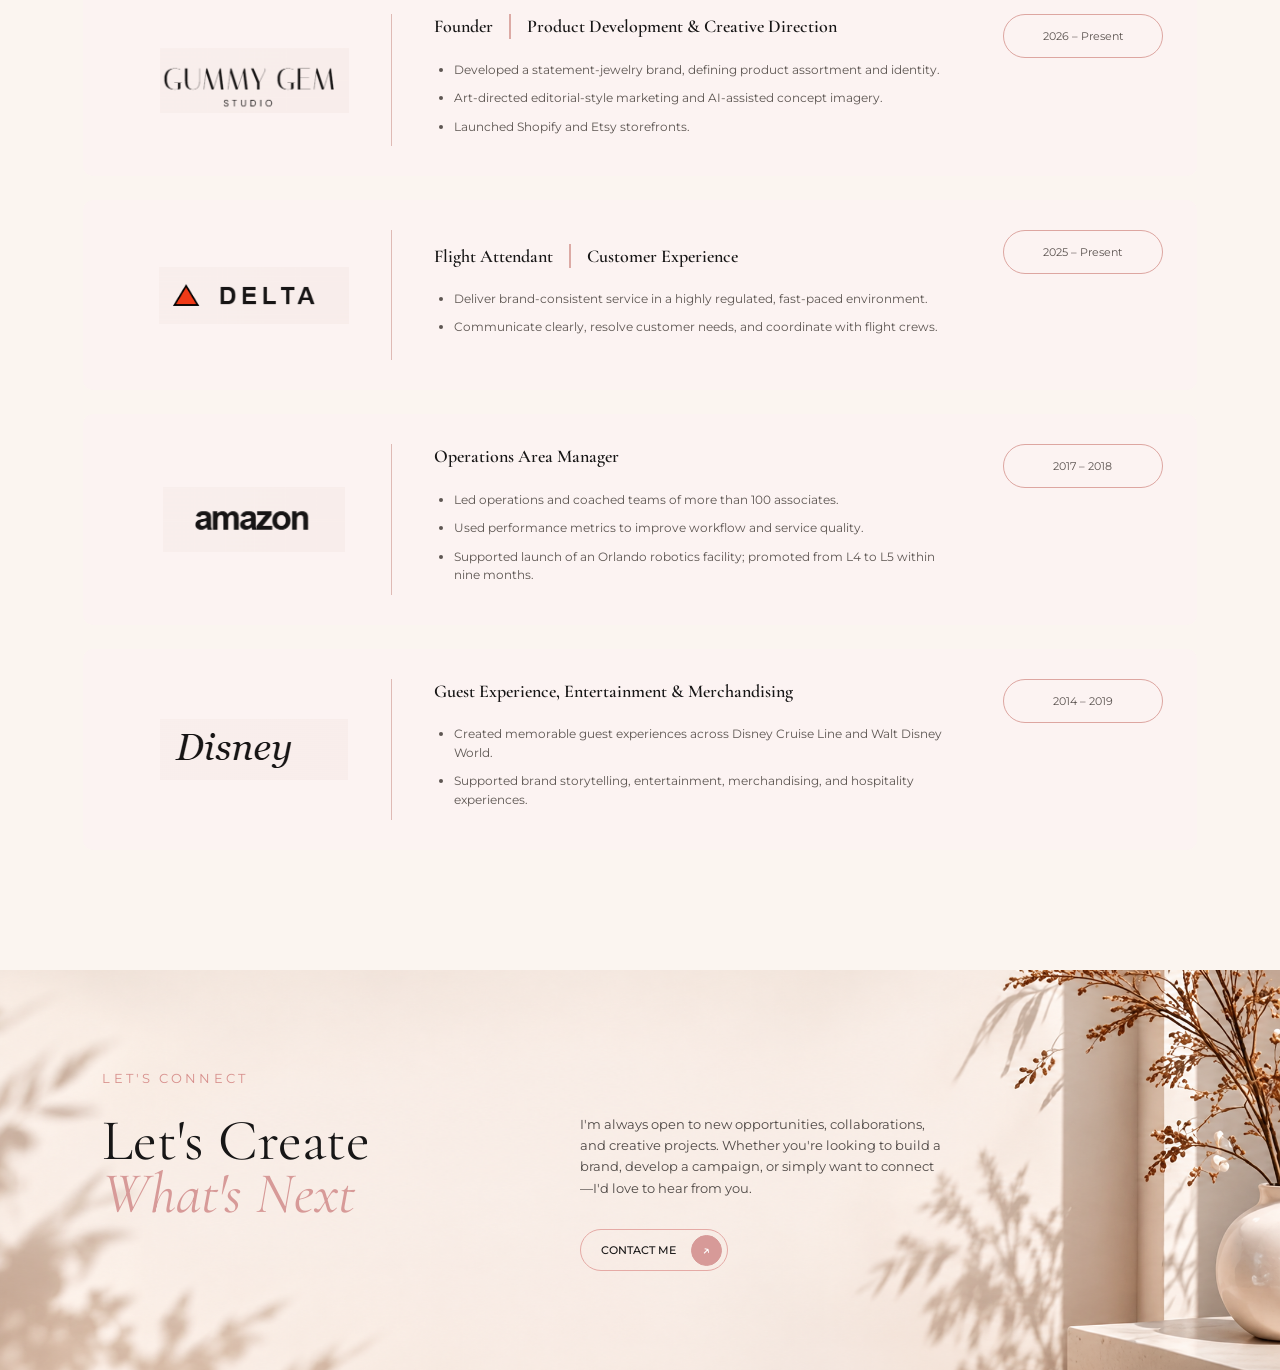
<file: experience/index.html>
<!doctype html>
<html lang="en">
<head>
    <meta charset="utf-8">
    <meta name="viewport" content="width=device-width, initial-scale=1">
    <meta name="description" content="Explore April Amedu’s professional journey across brand strategy, creative leadership, retail, and customer experience.">
    <meta name="theme-color" content="#fbf5f0">
    <title>EXPERIENCE – April Amedu</title>
    <link rel="icon" href="/favicon.svg" type="image/svg+xml">
    <link rel="preconnect" href="https://fonts.googleapis.com">
    <link rel="preconnect" href="https://fonts.gstatic.com" crossorigin>
    <link href="https://fonts.googleapis.com/css2?family=Cormorant+Garamond:ital,wght@0,400;0,500;0,600;1,400&family=Montserrat:wght@400;500;600&display=swap" rel="stylesheet">
    <link rel="stylesheet" href="/assets/css/style.css">
</head>
<body class="wp-singular page-template-default page page-id-6 wp-theme-april-amedu">
<header class="site-header"><a class="brand" href="/">APRIL AMEDU</a><nav id="primary-navigation" class="main-nav" aria-label="Primary navigation"><ul id="menu-main-menu" class="nav-menu"><li id="menu-item-13" class="menu-item menu-item-type-custom menu-item-object-custom menu-item-13"><a href="/">HOME</a></li>
<li id="menu-item-12" class="menu-item menu-item-type-post_type menu-item-object-page current-menu-item page_item page-item-6 current_page_item menu-item-12"><a href="/experience/" aria-current="page">EXPERIENCE</a></li>
<li id="menu-item-14" class="menu-item menu-item-type-post_type menu-item-object-page menu-item-14"><a href="/brands/">BRANDS</a></li>
<li id="menu-item-15" class="menu-item menu-item-type-post_type menu-item-object-page menu-item-15"><a href="/about/">ABOUT</a></li>
<li class="menu-item mobile-contact-menu-item"><a href="/contact/"><span>Contact Me</span><span class="mobile-contact-arrow" aria-hidden="true">&nearr;</span></a></li></ul></nav><a class="pill" href="/contact/">Contact Me <span class="round-arrow">↗</span></a><button class="menu-toggle" type="button" aria-controls="primary-navigation" aria-label="Open menu" aria-expanded="false"><span class="menu-toggle-icon" aria-hidden="true"></span></button></header>
<main class="experience-page">
    <section class="experience-hero">
        <div class="experience-hero-copy">
            <p class="about-label">Professional Experience</p>
            <h1>My Professional<br><span class="accent">Journey</span></h1>
            <p>A career shaped by brand building, creative leadership, and people-centered experiences across entrepreneurship, retail, aviation, operations, and global hospitality.</p>
            <a class="pill" href="#career-timeline">View Resume <span class="round-arrow">↗</span></a>
        </div>
        <div class="experience-hero-image">
            <img src="/assets/images/Rectangle%20123.png" alt="Sculptural vase, books, and dried branches">
        </div>
    </section>

    <section class="experience-stats" aria-label="Career highlights">
        <div class="stat">$454K<small>Combined Sales</small></div>
        <div class="stat">300+<small>Retail Doors</small></div>
        <div class="stat">21K+<small>Social Followers</small></div>
        <div class="stat">6+<small>Years of Experience</small></div>
    </section>

    <section class="career-timeline" id="career-timeline">
        <header class="career-heading">
            <div><p class="about-label">Career Timeline</p><h2>Roles, Impact<br><span class="accent">and Growth</span></h2></div>
            <p>From founding and scaling consumer brands to leading teams and delivering world-class experiences, my work has consistently combined creativity, strategy, and execution to create meaningful results.</p>
        </header>
        <div class="career-cards">
                            <article class="career-card">
                    <div class="career-logo"><img src="/assets/images/Glaze-ISH.png" alt="Glaze Ish"></div>
                    <div class="career-role">
                        <h3>Founder<span>Brand Strategy, Marketing &amp; Creative Direction</span></h3>
                        <ul><li>Created and positioned a differentiated skincare brand in a crowded market.</li><li>Generated approximately $404K in total sales via e-commerce and retail channels.</li><li>Secured placement with Urban Outfitters, TJ Maxx, Marshalls, and World Market across approximately 300 retail doors.</li></ul>
                    </div>
                    <p class="career-date">2020 – 2026</p>
                </article>
                            <article class="career-card">
                    <div class="career-logo"><img src="/assets/images/Gummy%20Gem.png" alt="Gummy Gem Studio"></div>
                    <div class="career-role">
                        <h3>Founder<span>Product Development &amp; Creative Direction</span></h3>
                        <ul><li>Developed a statement-jewelry brand, defining product assortment and identity.</li><li>Art-directed editorial-style marketing and AI-assisted concept imagery.</li><li>Launched Shopify and Etsy storefronts.</li></ul>
                    </div>
                    <p class="career-date">2026 – Present</p>
                </article>
                            <article class="career-card">
                    <div class="career-logo"><img src="/assets/images/Delta.png" alt="Delta"></div>
                    <div class="career-role">
                        <h3>Flight Attendant<span>Customer Experience</span></h3>
                        <ul><li>Deliver brand-consistent service in a highly regulated, fast-paced environment.</li><li>Communicate clearly, resolve customer needs, and coordinate with flight crews.</li></ul>
                    </div>
                    <p class="career-date">2025 – Present</p>
                </article>
                            <article class="career-card">
                    <div class="career-logo"><img src="/assets/images/Amazon.png" alt="Amazon"></div>
                    <div class="career-role">
                        <h3>Operations Area Manager</h3>
                        <ul><li>Led operations and coached teams of more than 100 associates.</li><li>Used performance metrics to improve workflow and service quality.</li><li>Supported launch of an Orlando robotics facility; promoted from L4 to L5 within nine months.</li></ul>
                    </div>
                    <p class="career-date">2017 – 2018</p>
                </article>
                            <article class="career-card">
                    <div class="career-logo"><img src="/assets/images/Disney.png" alt="Disney"></div>
                    <div class="career-role">
                        <h3>Guest Experience, Entertainment &amp; Merchandising</h3>
                        <ul><li>Created memorable guest experiences across Disney Cruise Line and Walt Disney World.</li><li>Supported brand storytelling, entertainment, merchandising, and hospitality experiences.</li></ul>
                    </div>
                    <p class="career-date">2014 – 2019</p>
                </article>
                    </div>
    </section>

    <section class="contact experience-contact" id="contact">
        <img class="contact-art" src="/assets/images/Group%2048096040.png" alt="">
        <div class="contact-inner">
            <p class="section-kicker">Let's Connect</p>
            <h2>Let's Create<br><span class="accent">What's Next</span></h2>
            <p>I'm always open to new opportunities, collaborations, and creative projects. Whether you're looking to build a brand, develop a campaign, or simply want to connect—I'd love to hear from you.</p>
            <a class="pill" href="/contact/">Contact Me <span class="round-arrow">↗</span></a>
        </div>
    </section>
</main>
<section class="contact site-wide-contact" id="site-contact">
    <img class="contact-art" src="/assets/images/Group%2048096040.png" alt="">
    <div class="contact-inner">
        <p class="section-kicker">Let's Connect</p>
        <h2>Let's Create<br><span class="accent">What's Next</span></h2>
        <p>I'm always open to new opportunities, collaborations, and creative projects. Whether you're looking to build a brand, develop a campaign, or simply want to connect—I'd love to hear from you.</p>
        <a class="pill" href="/contact/">Contact Me <span class="round-arrow">↗</span></a>
    </div>
</section>
    <script src="/assets/js/navigation.js" defer></script>
    <script src="/assets/js/static-site.js" defer></script>
</body>
</html>
</file>
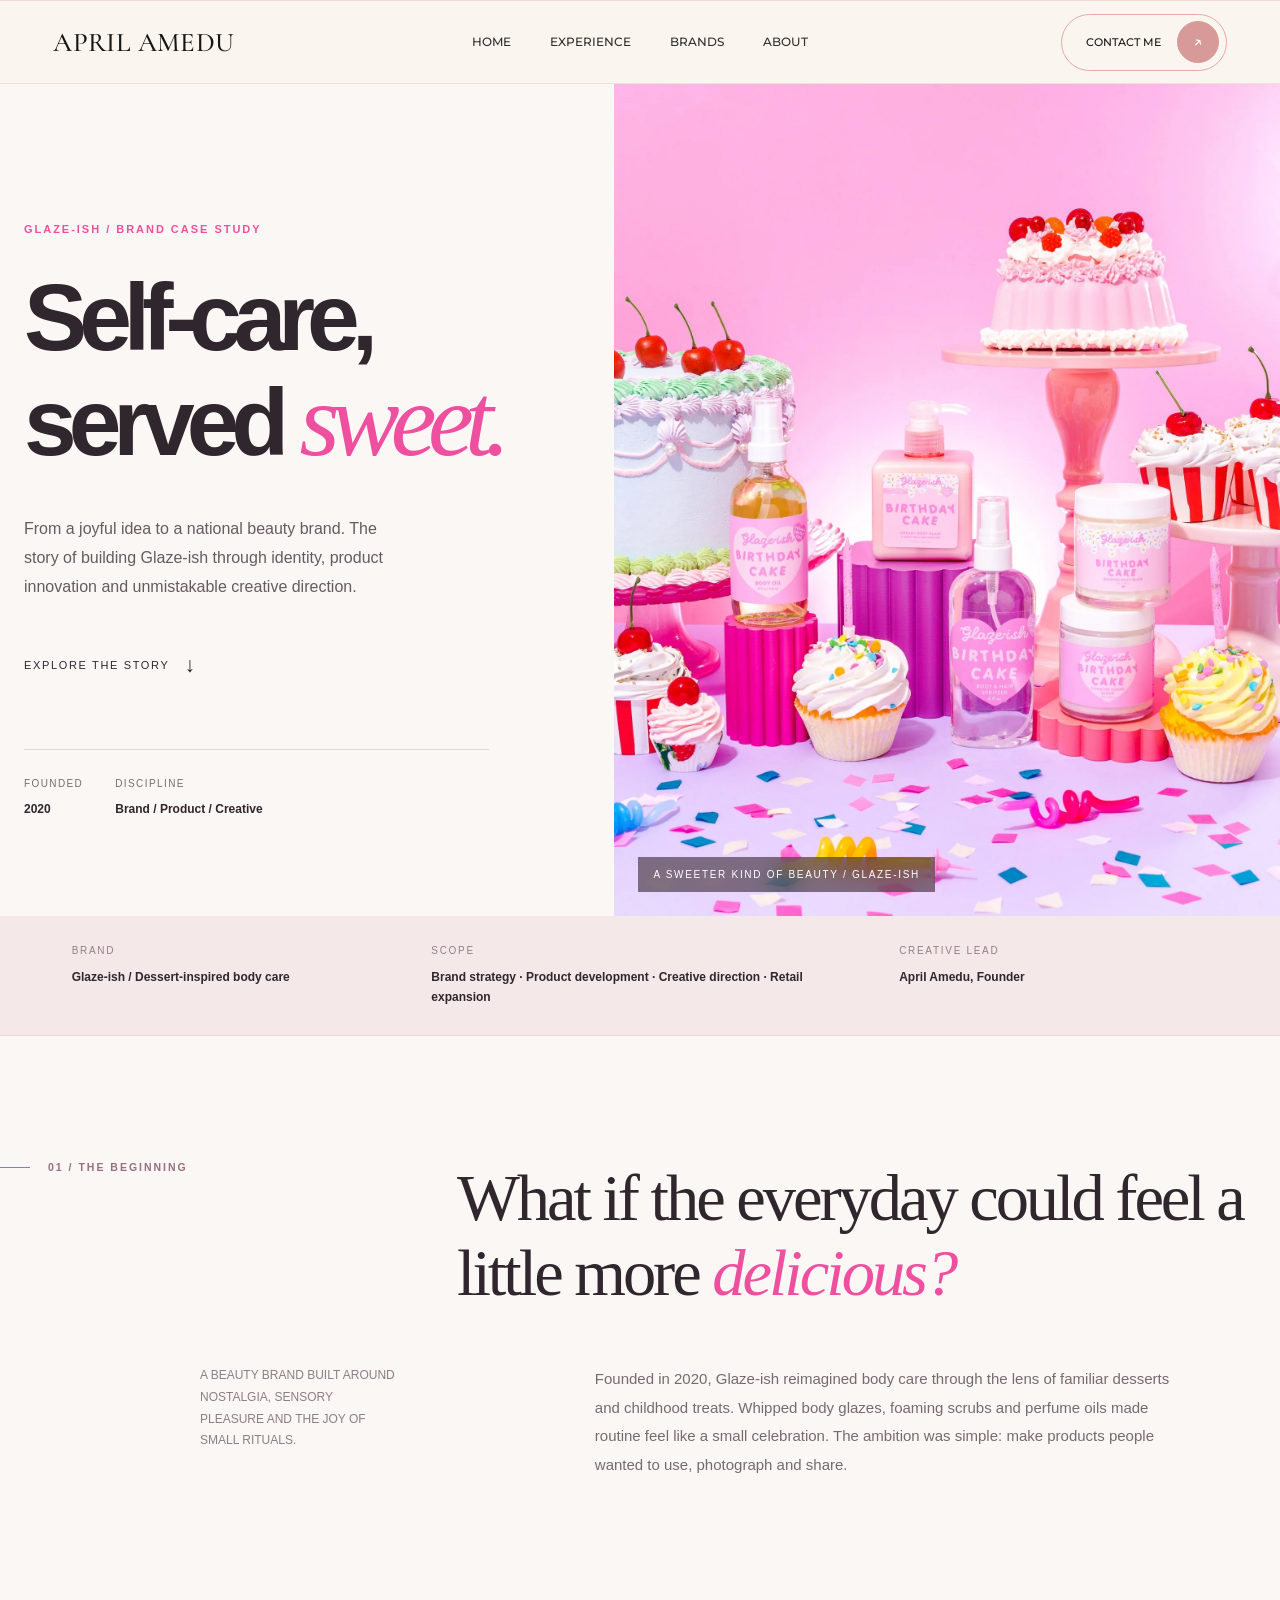
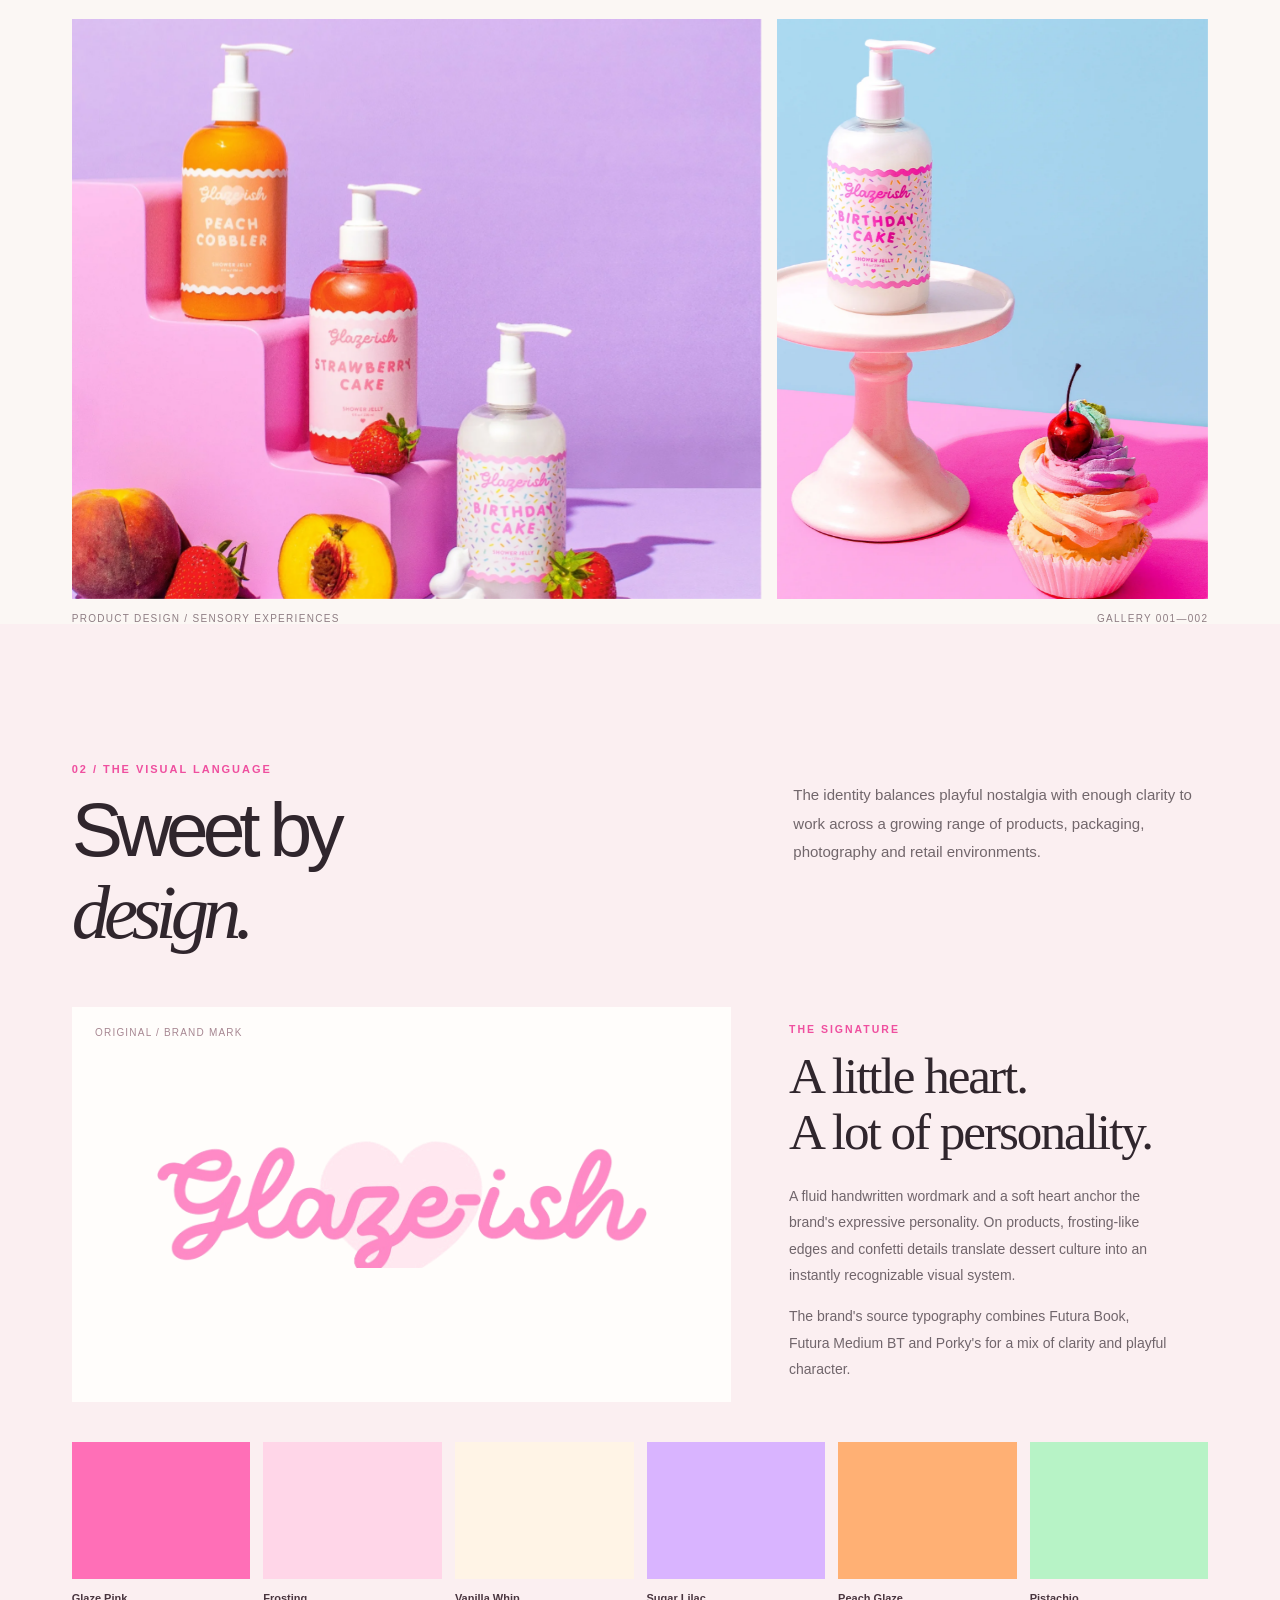
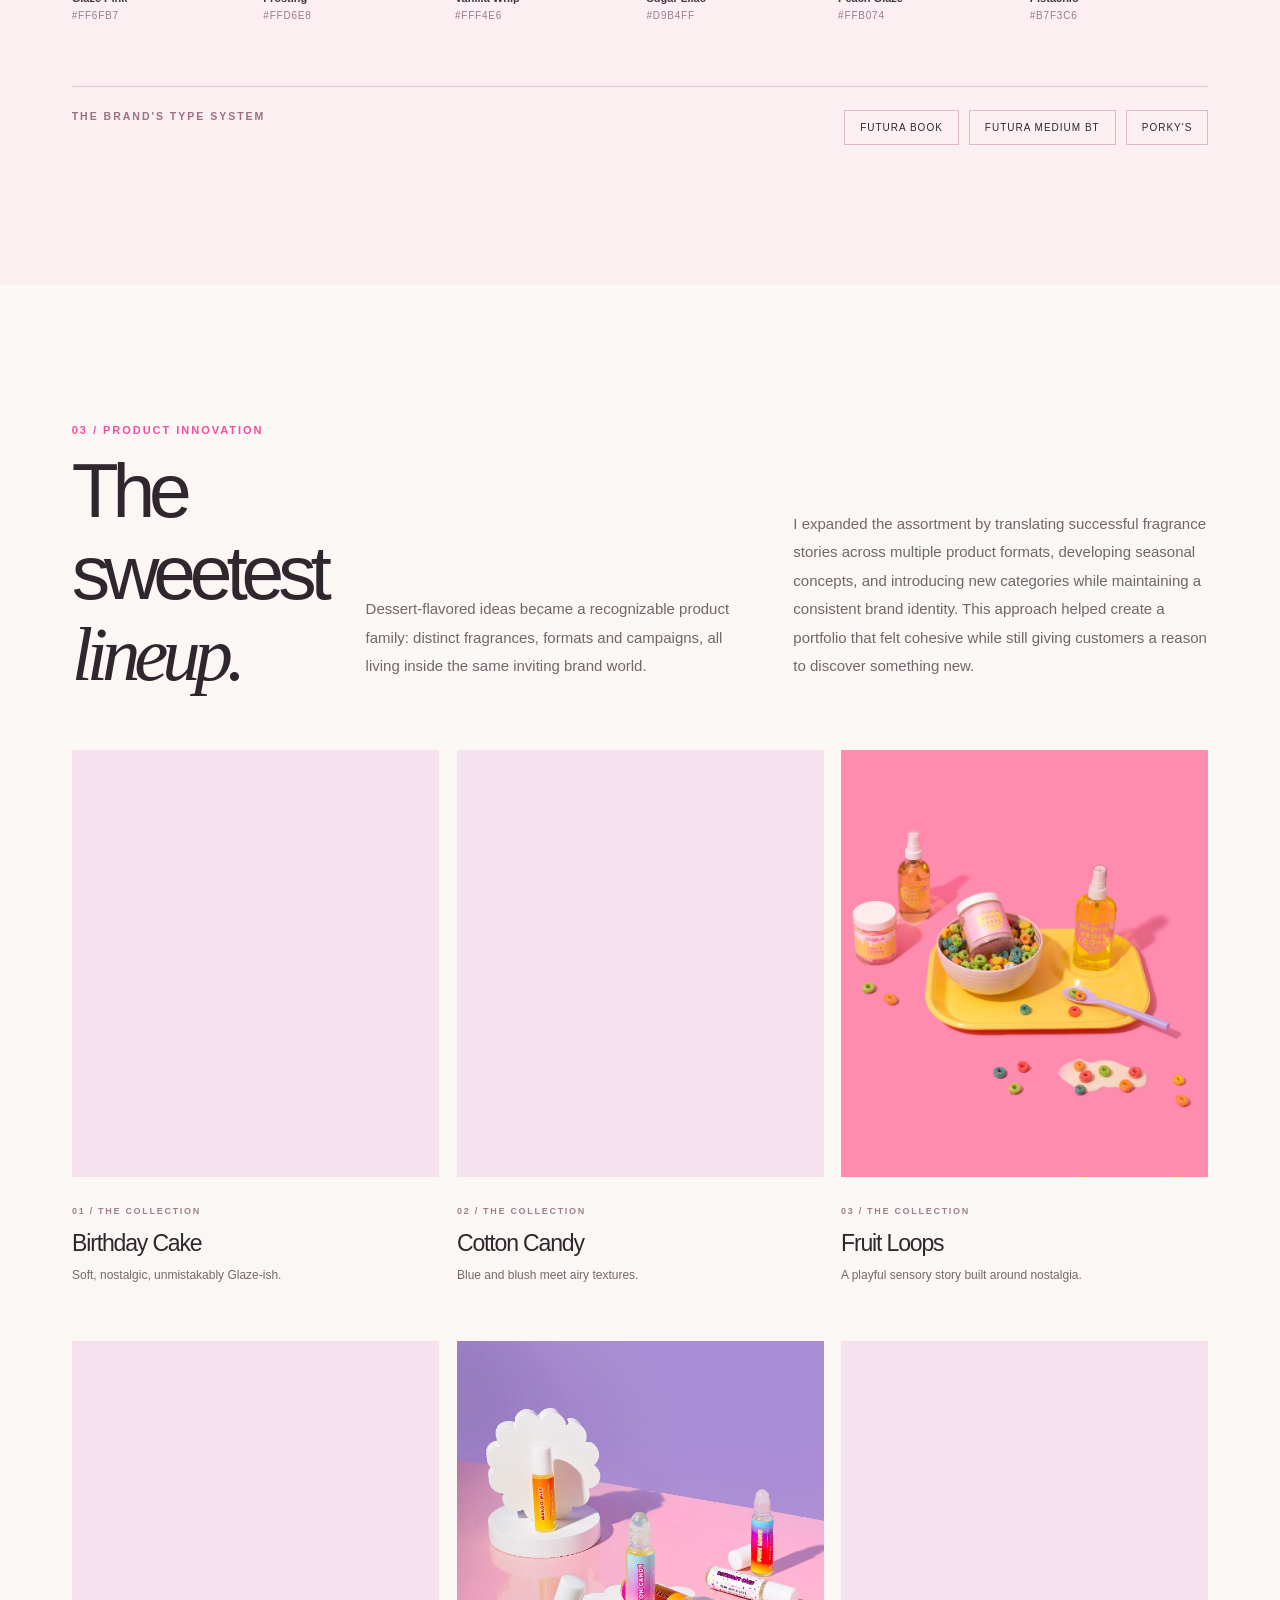
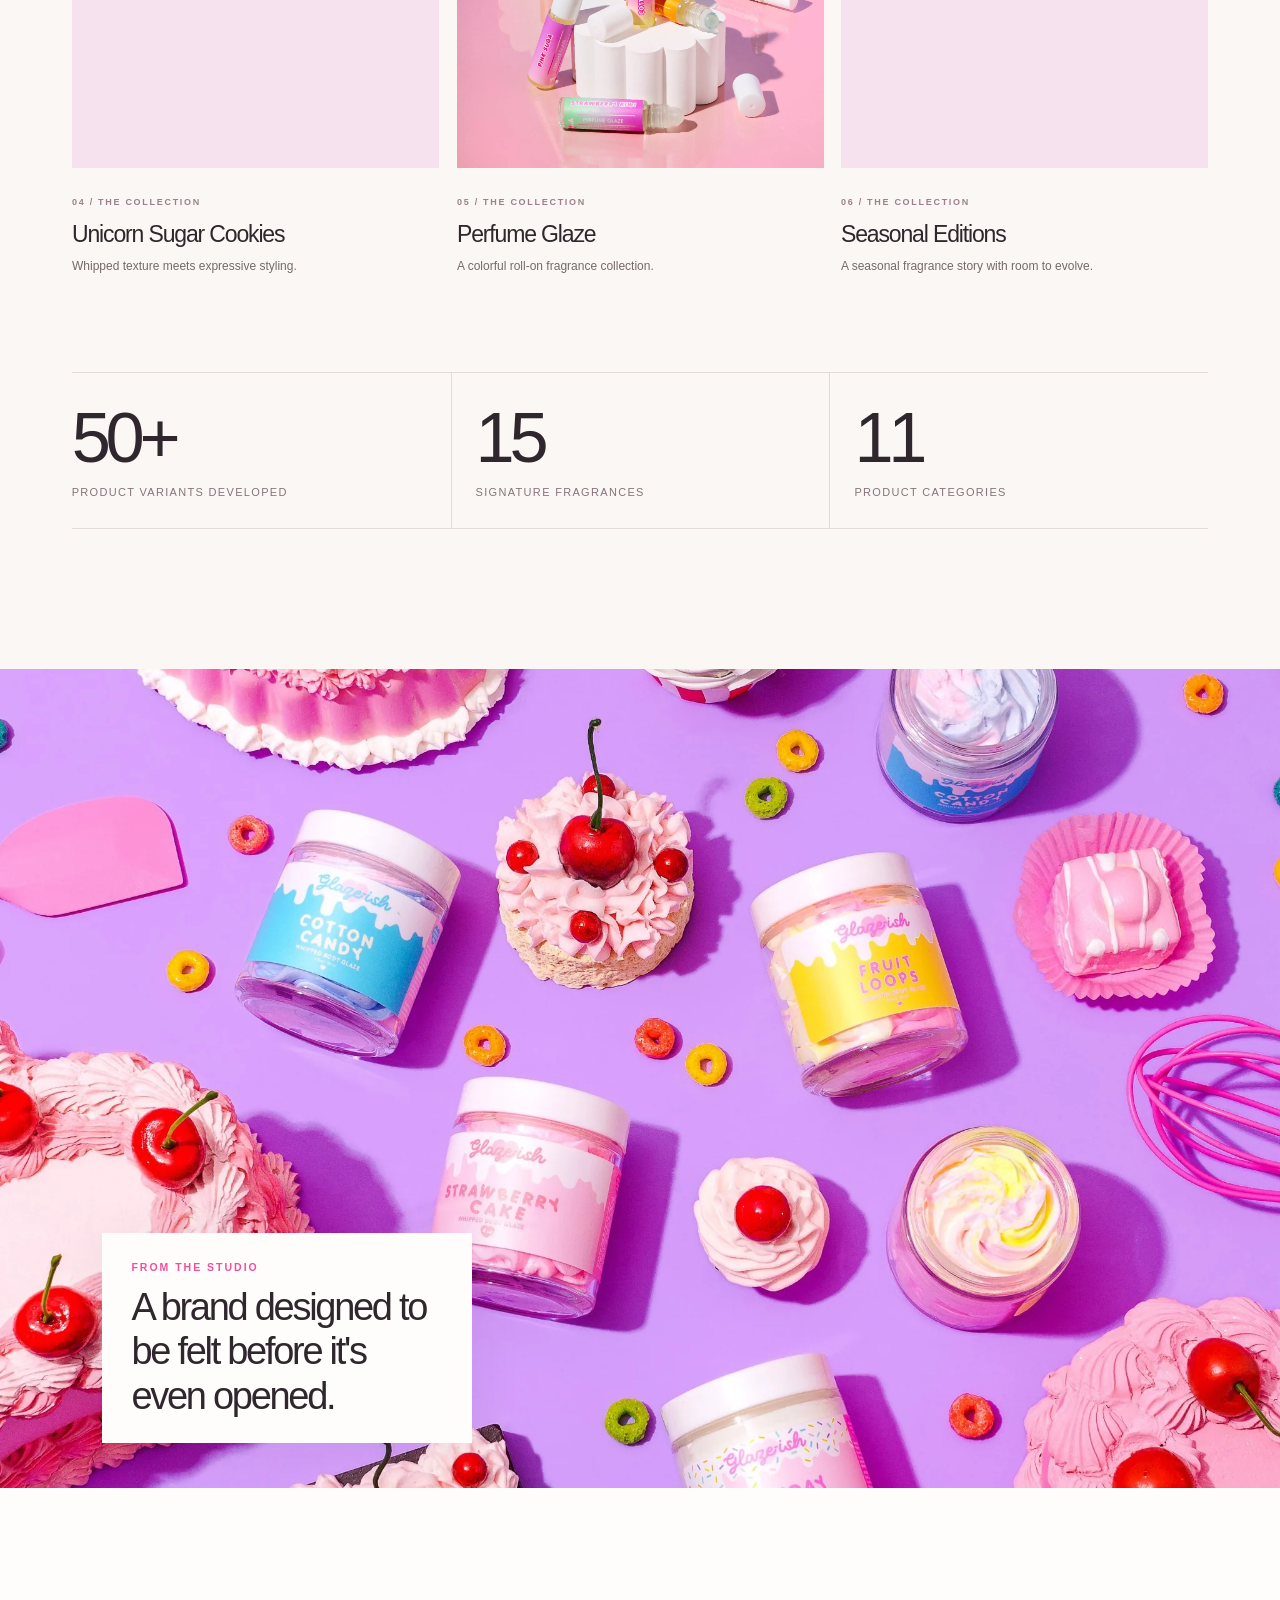
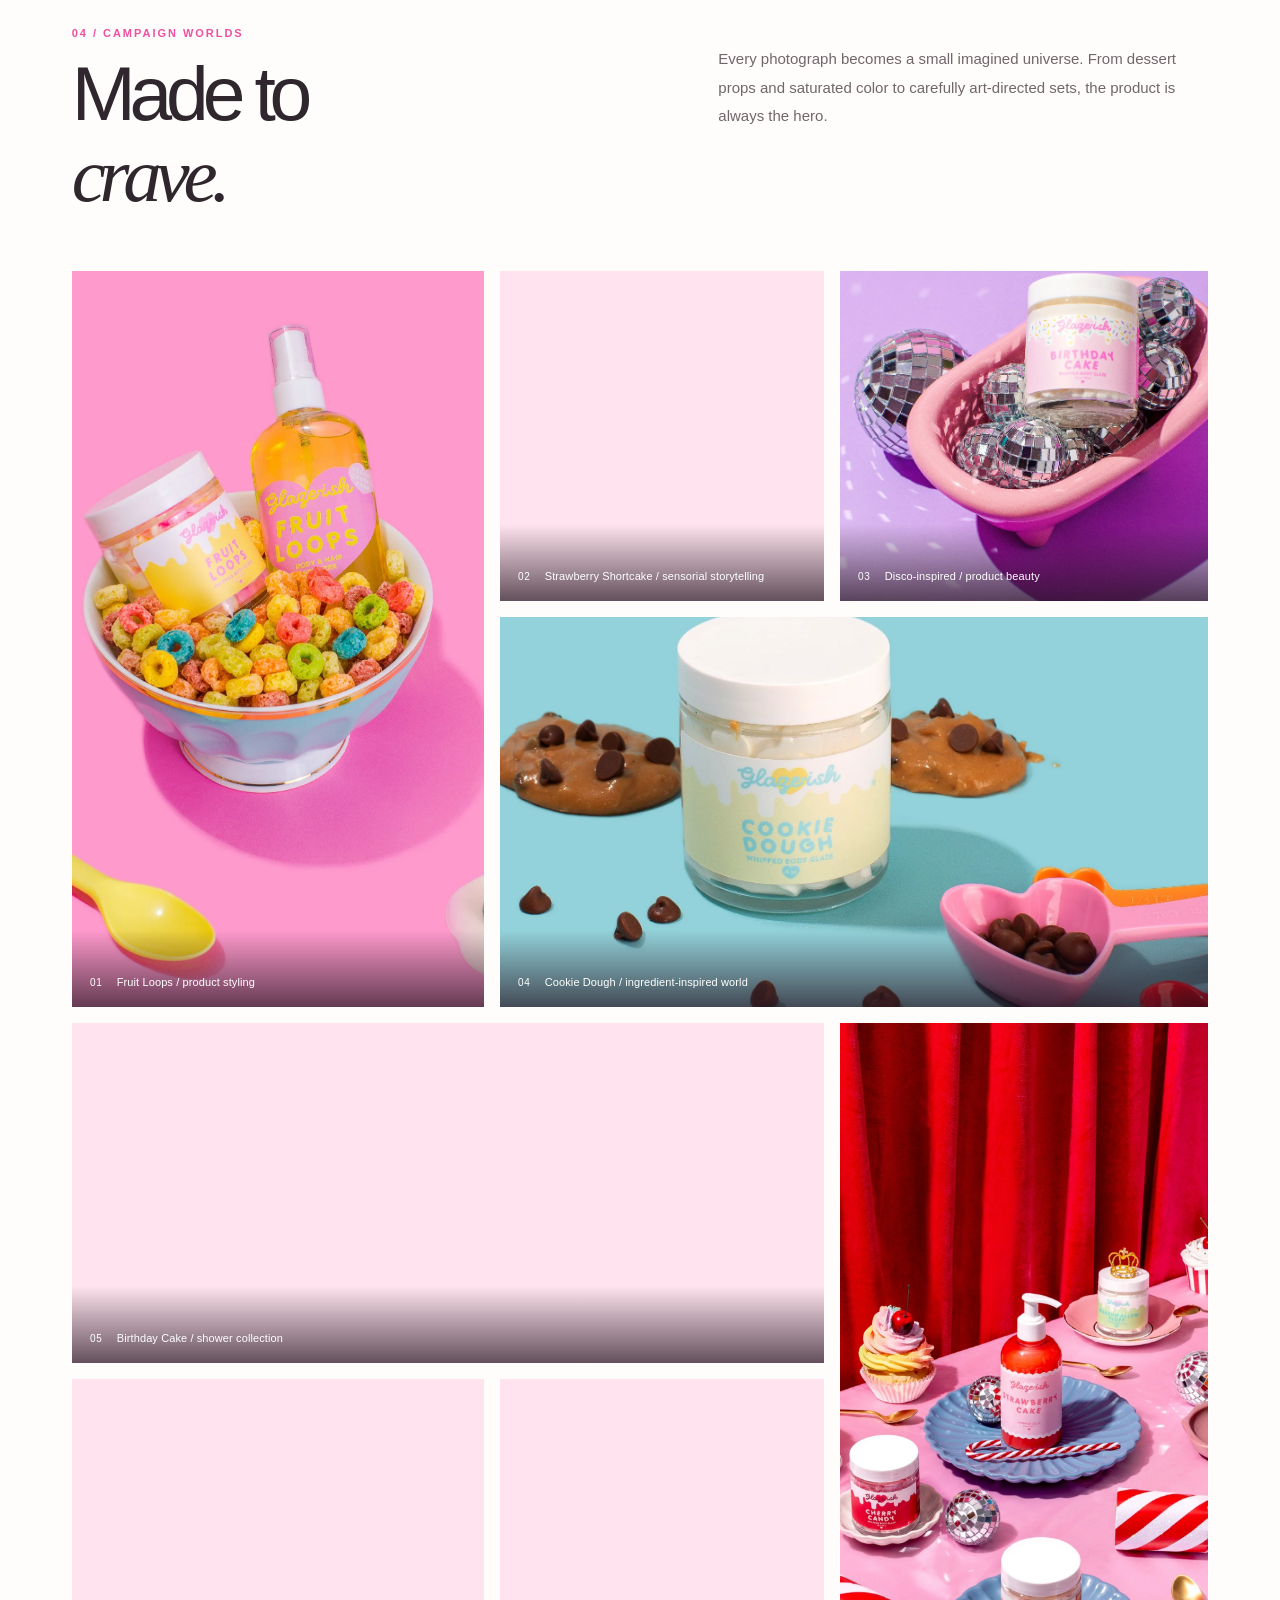
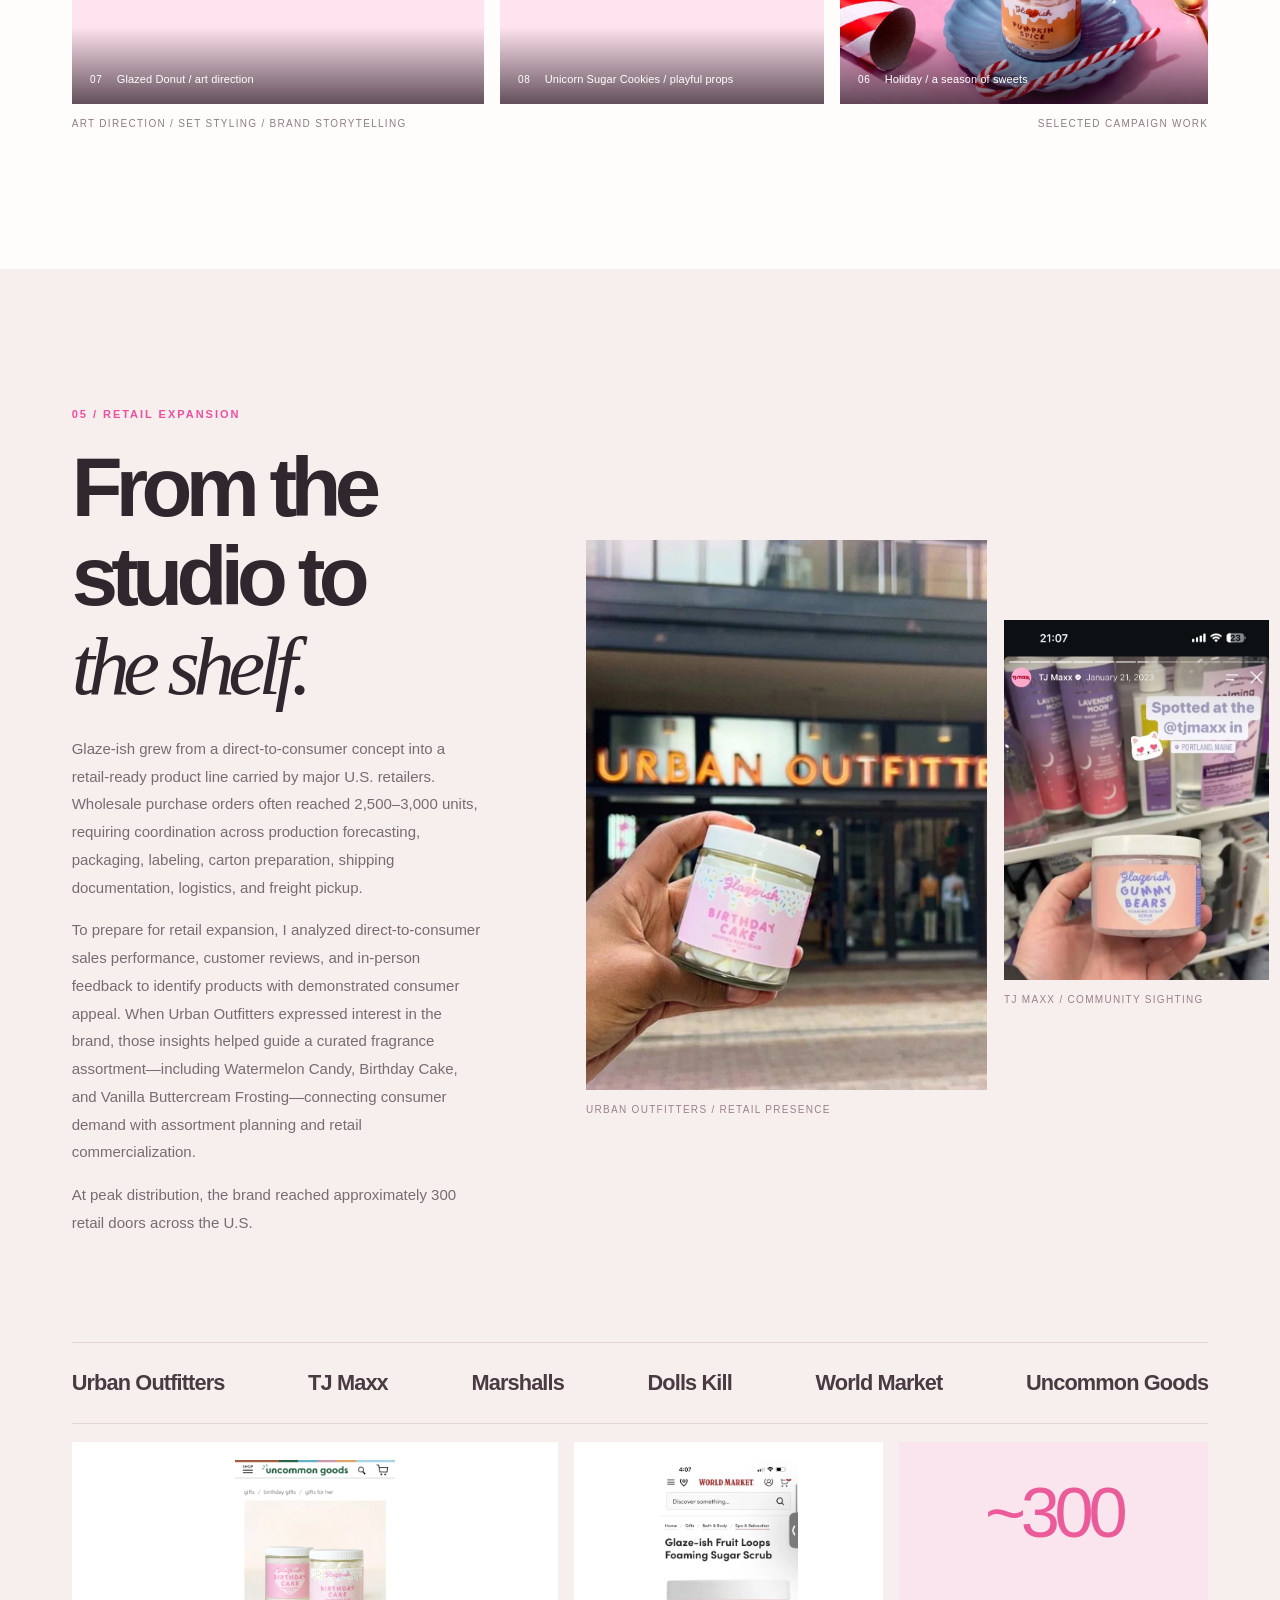
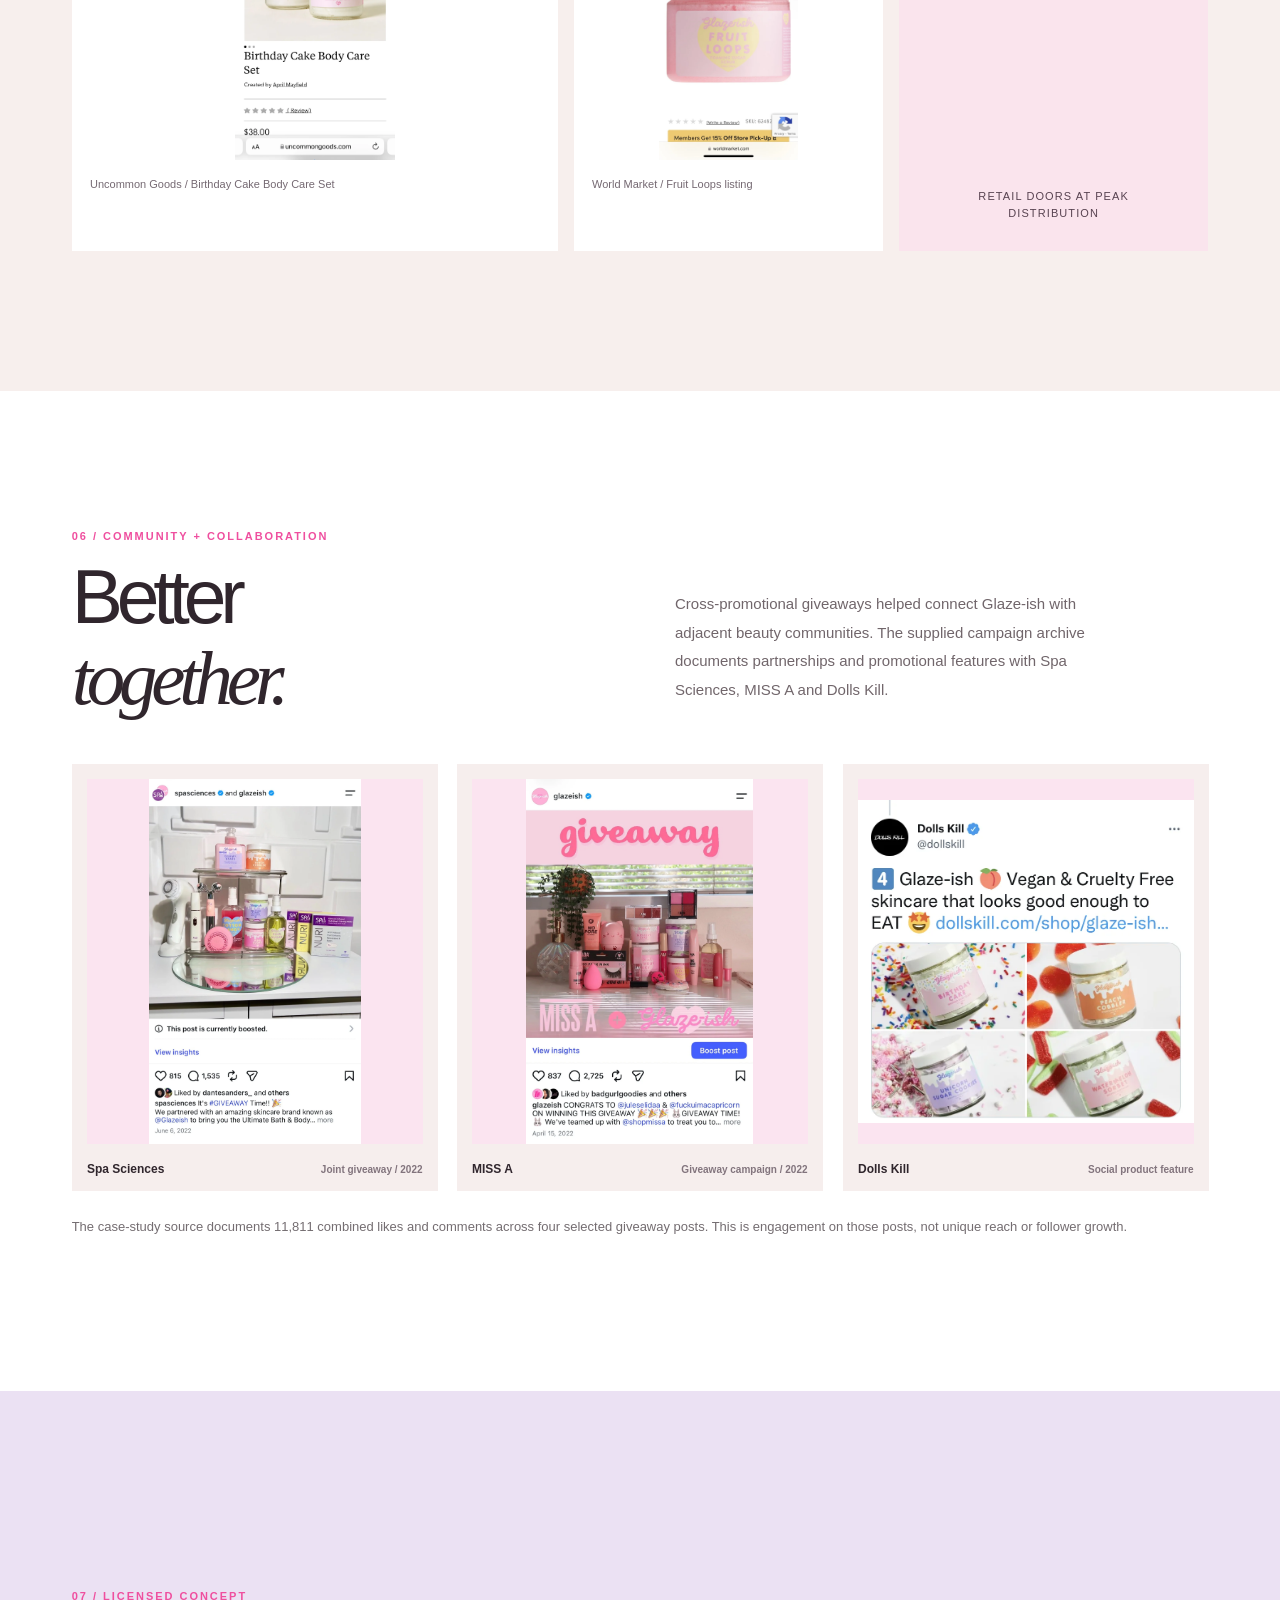
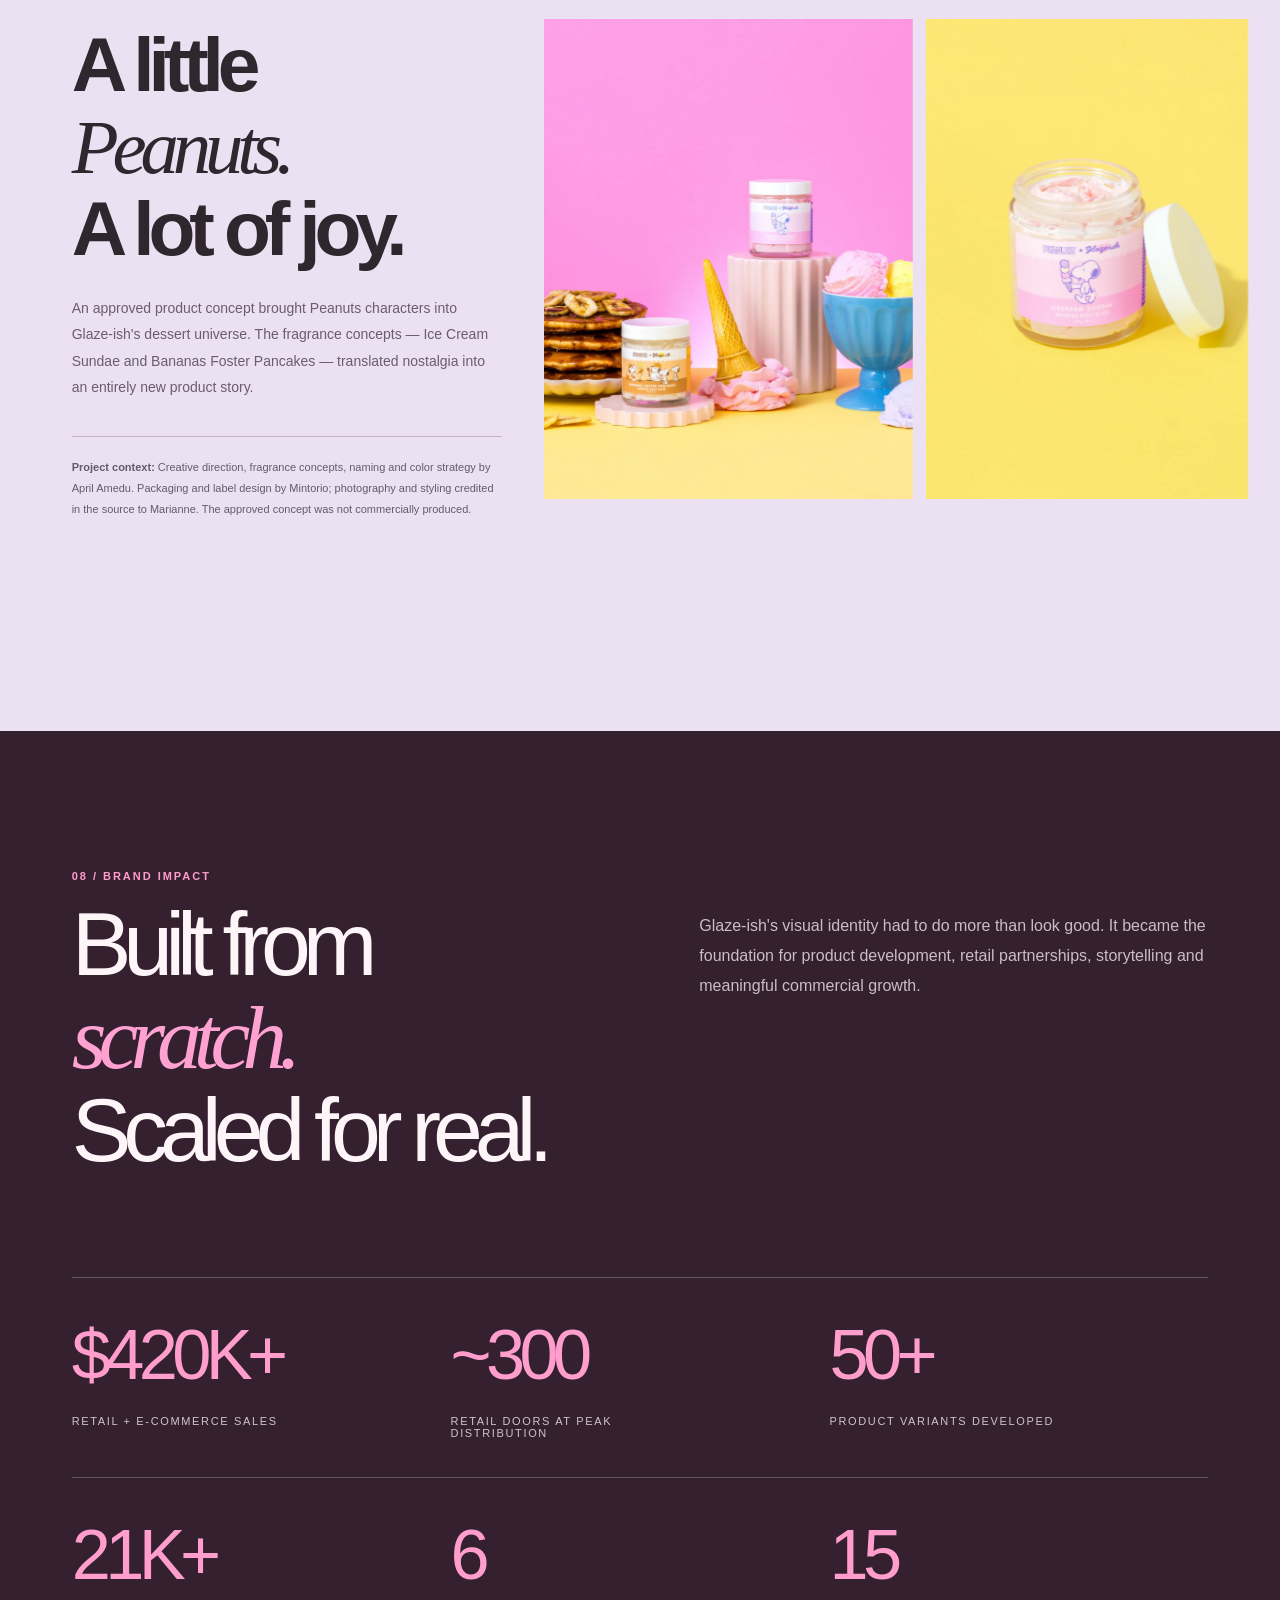
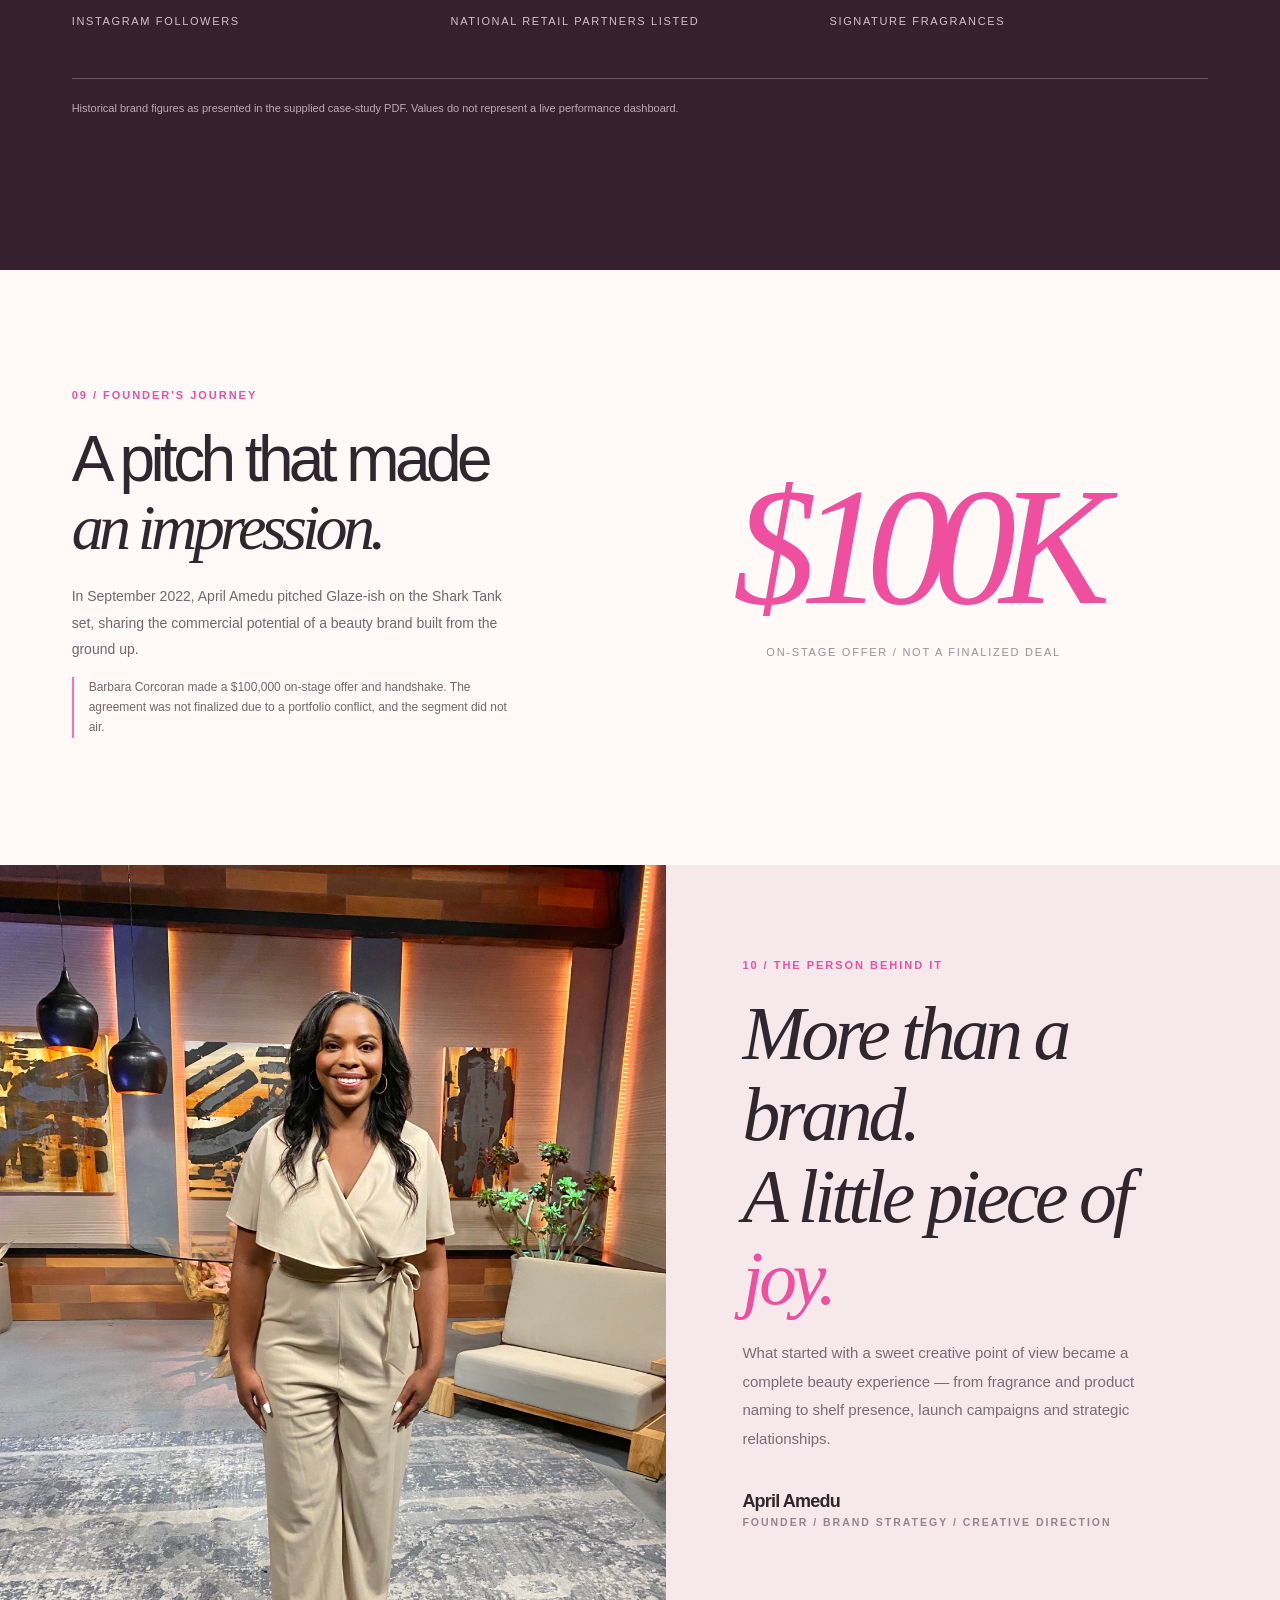
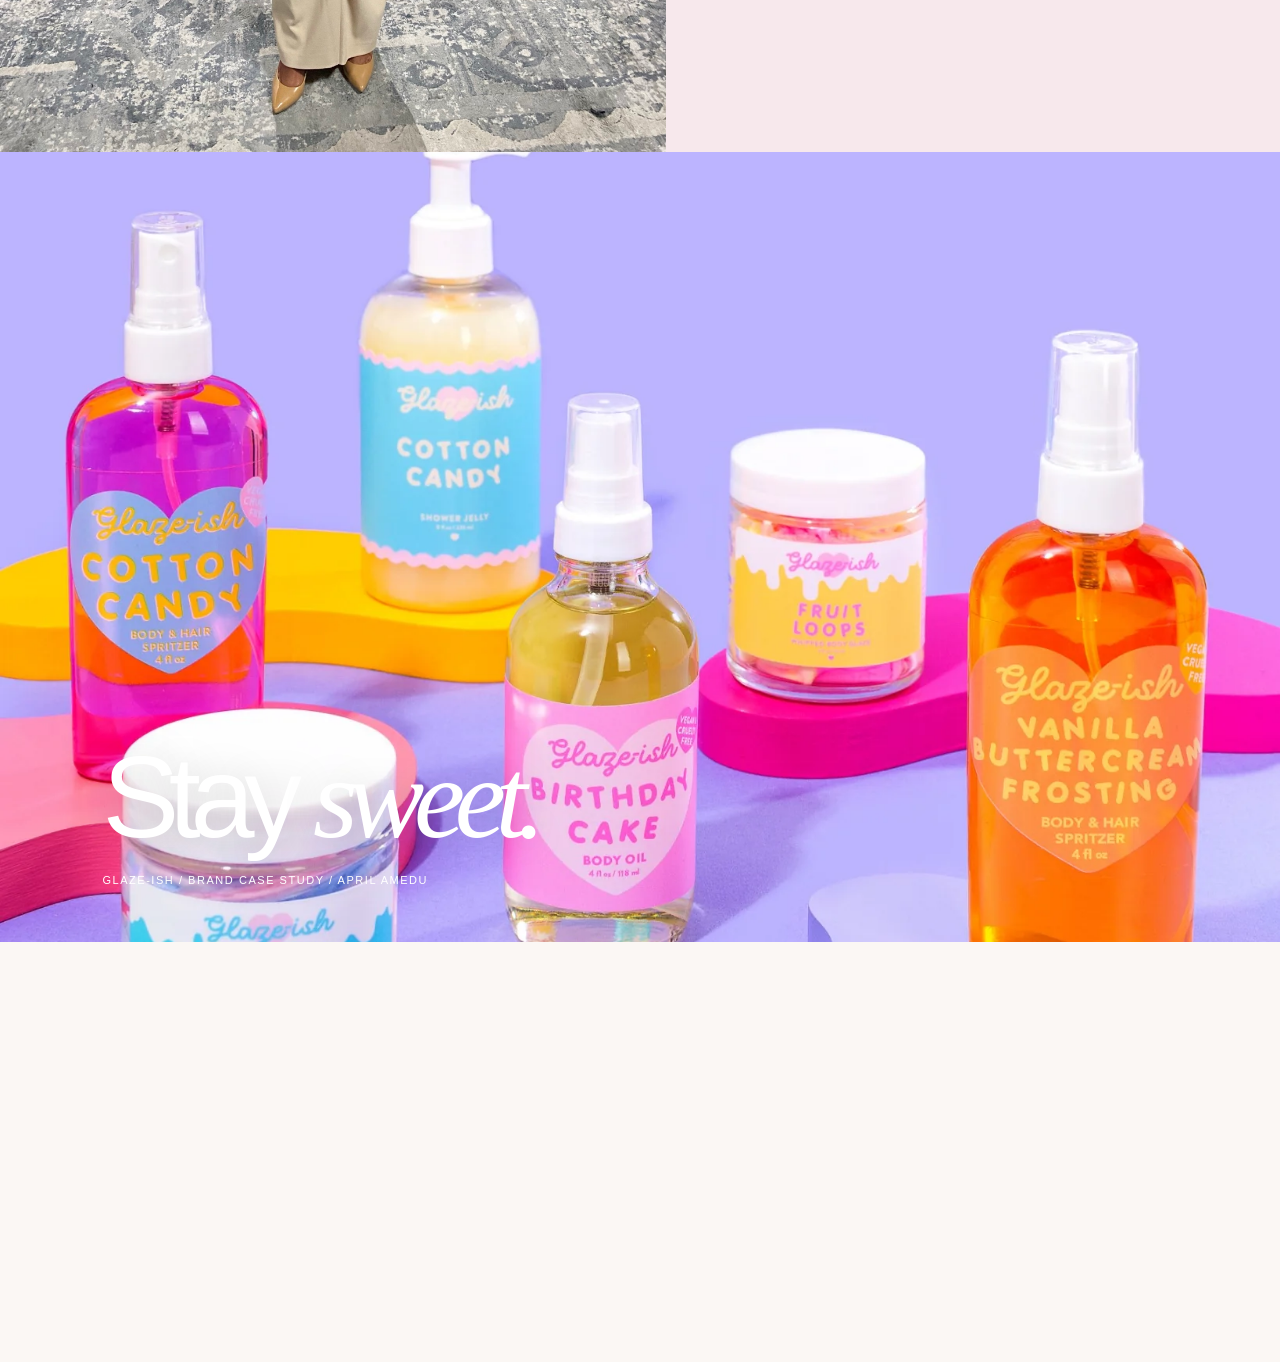
<file: case-studies/glaze-ish/index.html>
<!doctype html>
<html lang="en">
<head>
    <meta charset="utf-8">
    <meta name="viewport" content="width=device-width, initial-scale=1">
    <meta name="description" content="Glaze-ish brand and creative direction case study by April Amedu.">
    <meta name="theme-color" content="#fbf5f0">
    <title>Glaze Ish – April Amedu</title>
    <link rel="icon" href="/favicon.svg" type="image/svg+xml">
    <link rel="preconnect" href="https://fonts.googleapis.com">
    <link rel="preconnect" href="https://fonts.gstatic.com" crossorigin>
    <link href="https://fonts.googleapis.com/css2?family=Cormorant+Garamond:ital,wght@0,400;0,500;0,600;1,400&family=Montserrat:wght@400;500;600&display=swap" rel="stylesheet">
    <link rel="stylesheet" href="/assets/css/style.css">
</head>
<body class="wp-singular case_study-template-default single single-case_study postid-17 wp-theme-april-amedu">
<header class="site-header"><a class="brand" href="/">APRIL AMEDU</a><nav id="primary-navigation" class="main-nav" aria-label="Primary navigation"><ul id="menu-main-menu" class="nav-menu"><li id="menu-item-13" class="menu-item menu-item-type-custom menu-item-object-custom menu-item-13"><a href="/">HOME</a></li>
<li id="menu-item-12" class="menu-item menu-item-type-post_type menu-item-object-page menu-item-12"><a href="/experience/">EXPERIENCE</a></li>
<li id="menu-item-14" class="menu-item menu-item-type-post_type menu-item-object-page menu-item-14"><a href="/brands/">BRANDS</a></li>
<li id="menu-item-15" class="menu-item menu-item-type-post_type menu-item-object-page menu-item-15"><a href="/about/">ABOUT</a></li>
<li class="menu-item mobile-contact-menu-item"><a href="/contact/"><span>Contact Me</span><span class="mobile-contact-arrow" aria-hidden="true">&nearr;</span></a></li></ul></nav><a class="pill" href="/contact/">Contact Me <span class="round-arrow">↗</span></a><button class="menu-toggle" type="button" aria-controls="primary-navigation" aria-label="Open menu" aria-expanded="false"><span class="menu-toggle-icon" aria-hidden="true"></span></button></header>
<main class="glaze-reference-page">
    <iframe
        id="glaze-ish-reference-frame"
        class="glaze-reference-frame"
        src="/assets/glaze-ish-reference.html"
        title="Glaze-ish brand and creative direction case study"
        loading="eager"
    ></iframe>
</main>
<script>
(function () {
    'use strict';

    var frame = document.getElementById('glaze-ish-reference-frame');
    var resizeObserver;
    var resizeFrame;

    if (!frame) {
        return;
    }

    function syncReferencePage() {
        var doc = frame.contentDocument;
        var internalHeader;
        var internalFooter;
        var progress;

        if (!doc) {
            return;
        }

        internalHeader = doc.querySelector('.site-header');
        internalFooter = doc.querySelector('.site-footer');
        progress = doc.getElementById('progress');

        if (internalHeader) {
            internalHeader.style.display = 'none';
        }
        if (internalFooter) {
            internalFooter.style.display = 'none';
        }
        if (progress) {
            progress.style.display = 'none';
        }

        doc.documentElement.style.overflow = 'hidden';
        doc.body.style.overflow = 'hidden';
        frame.style.height = Math.max(doc.body.scrollHeight, doc.documentElement.scrollHeight) + 'px';
    }

    resizeFrame = function () {
        window.requestAnimationFrame(syncReferencePage);
    };

    frame.addEventListener('load', function () {
        var doc = frame.contentDocument;

        syncReferencePage();
        window.setTimeout(syncReferencePage, 100);
        window.setTimeout(syncReferencePage, 500);
        window.setTimeout(syncReferencePage, 1200);

        if (doc && 'ResizeObserver' in window) {
            resizeObserver = new ResizeObserver(resizeFrame);
            resizeObserver.observe(doc.body);
        }
    });

    window.addEventListener('resize', resizeFrame);
}());
</script>
<section class="contact site-wide-contact" id="site-contact">
    <img class="contact-art" src="/assets/images/Group%2048096040.png" alt="">
    <div class="contact-inner">
        <p class="section-kicker">Let's Connect</p>
        <h2>Let's Create<br><span class="accent">What's Next</span></h2>
        <p>I'm always open to new opportunities, collaborations, and creative projects. Whether you're looking to build a brand, develop a campaign, or simply want to connect—I'd love to hear from you.</p>
        <a class="pill" href="/contact/">Contact Me <span class="round-arrow">↗</span></a>
    </div>
</section>
    <script src="/assets/js/navigation.js" defer></script>
    <script src="/assets/js/static-site.js" defer></script>
</body>
</html>
</file>
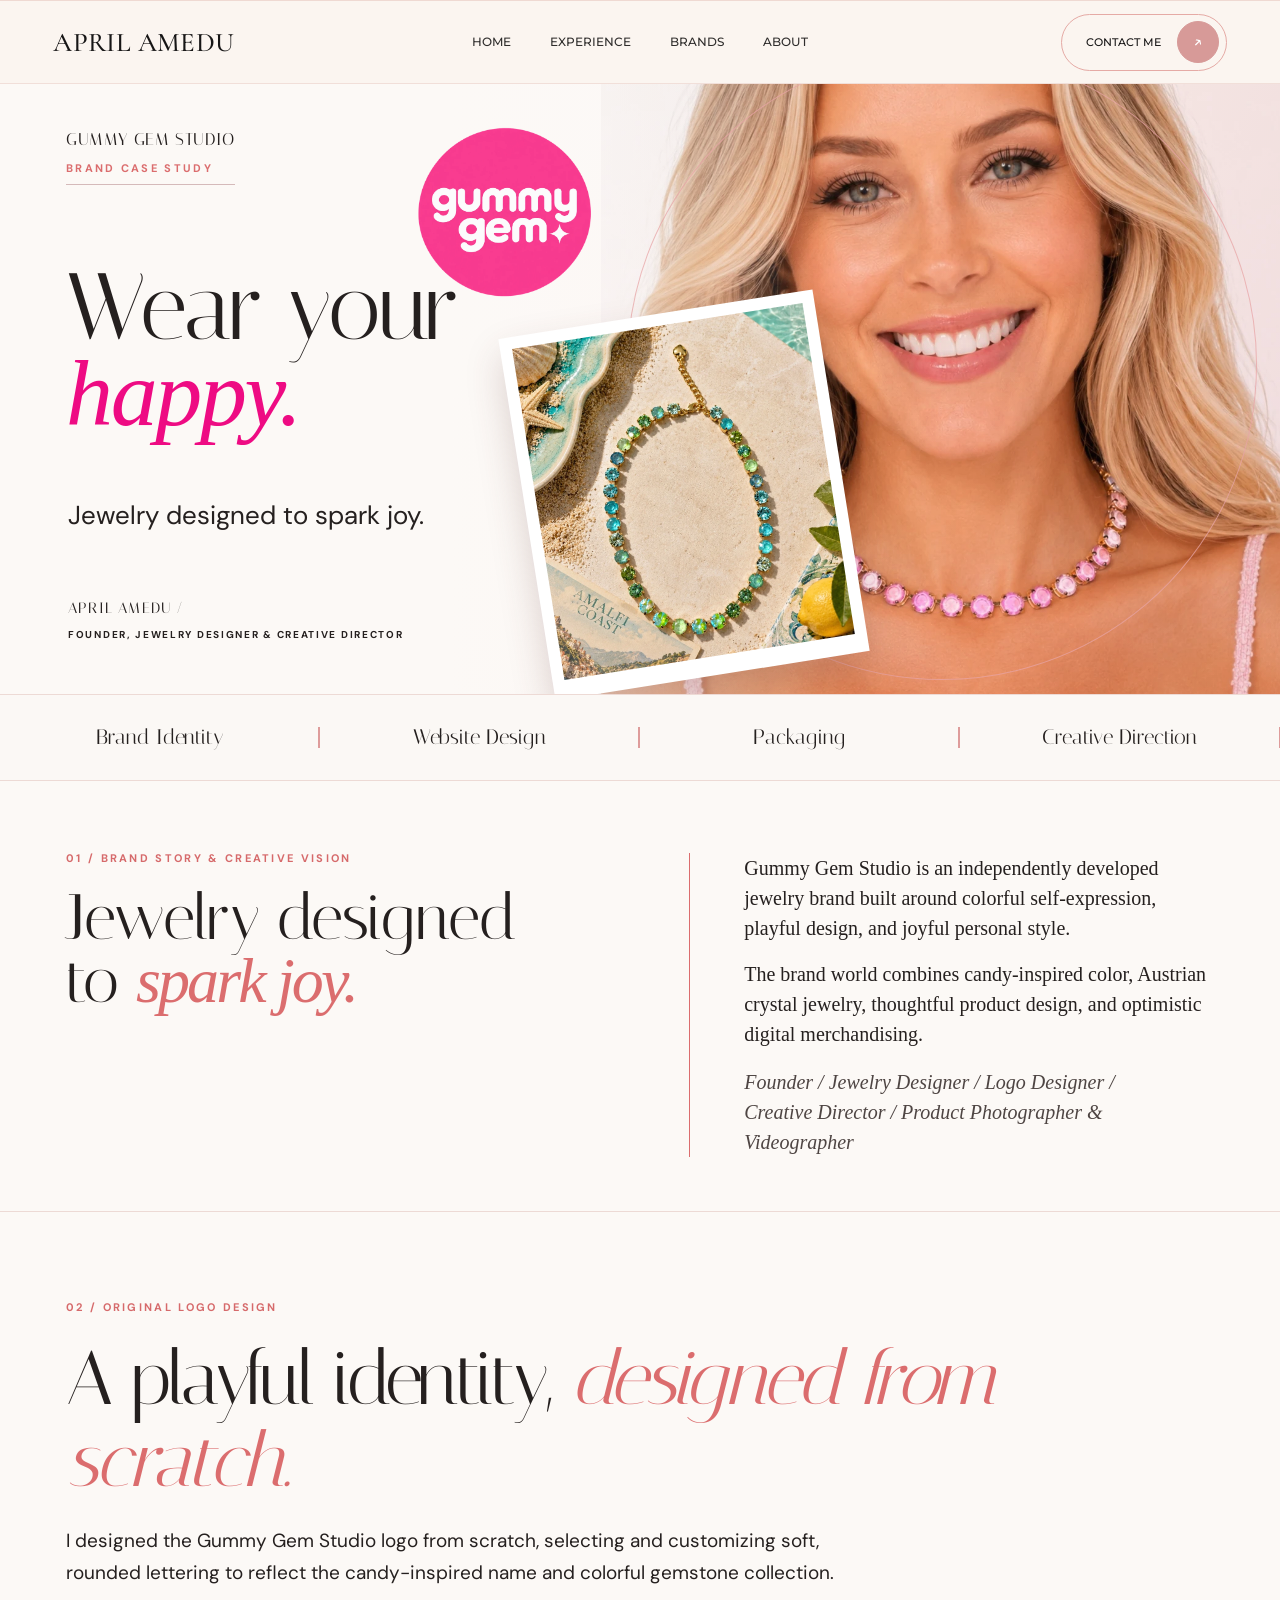
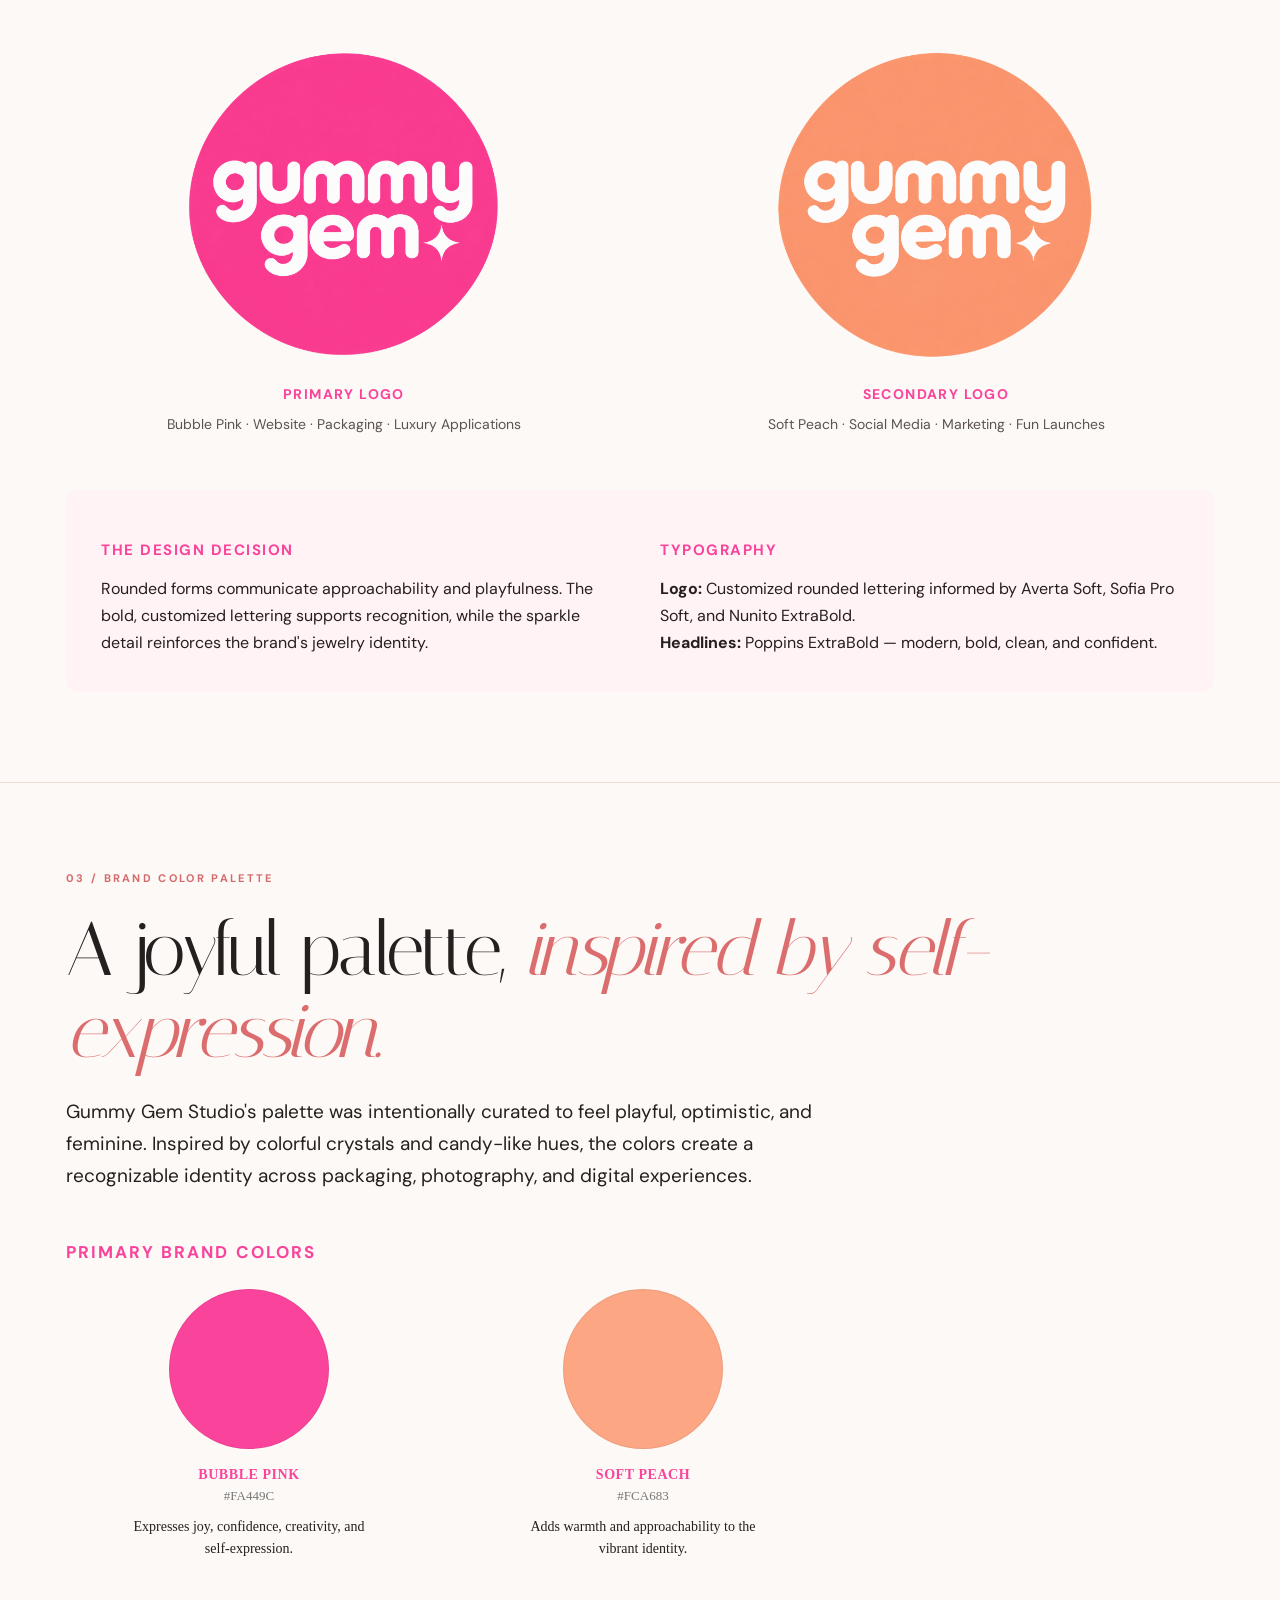
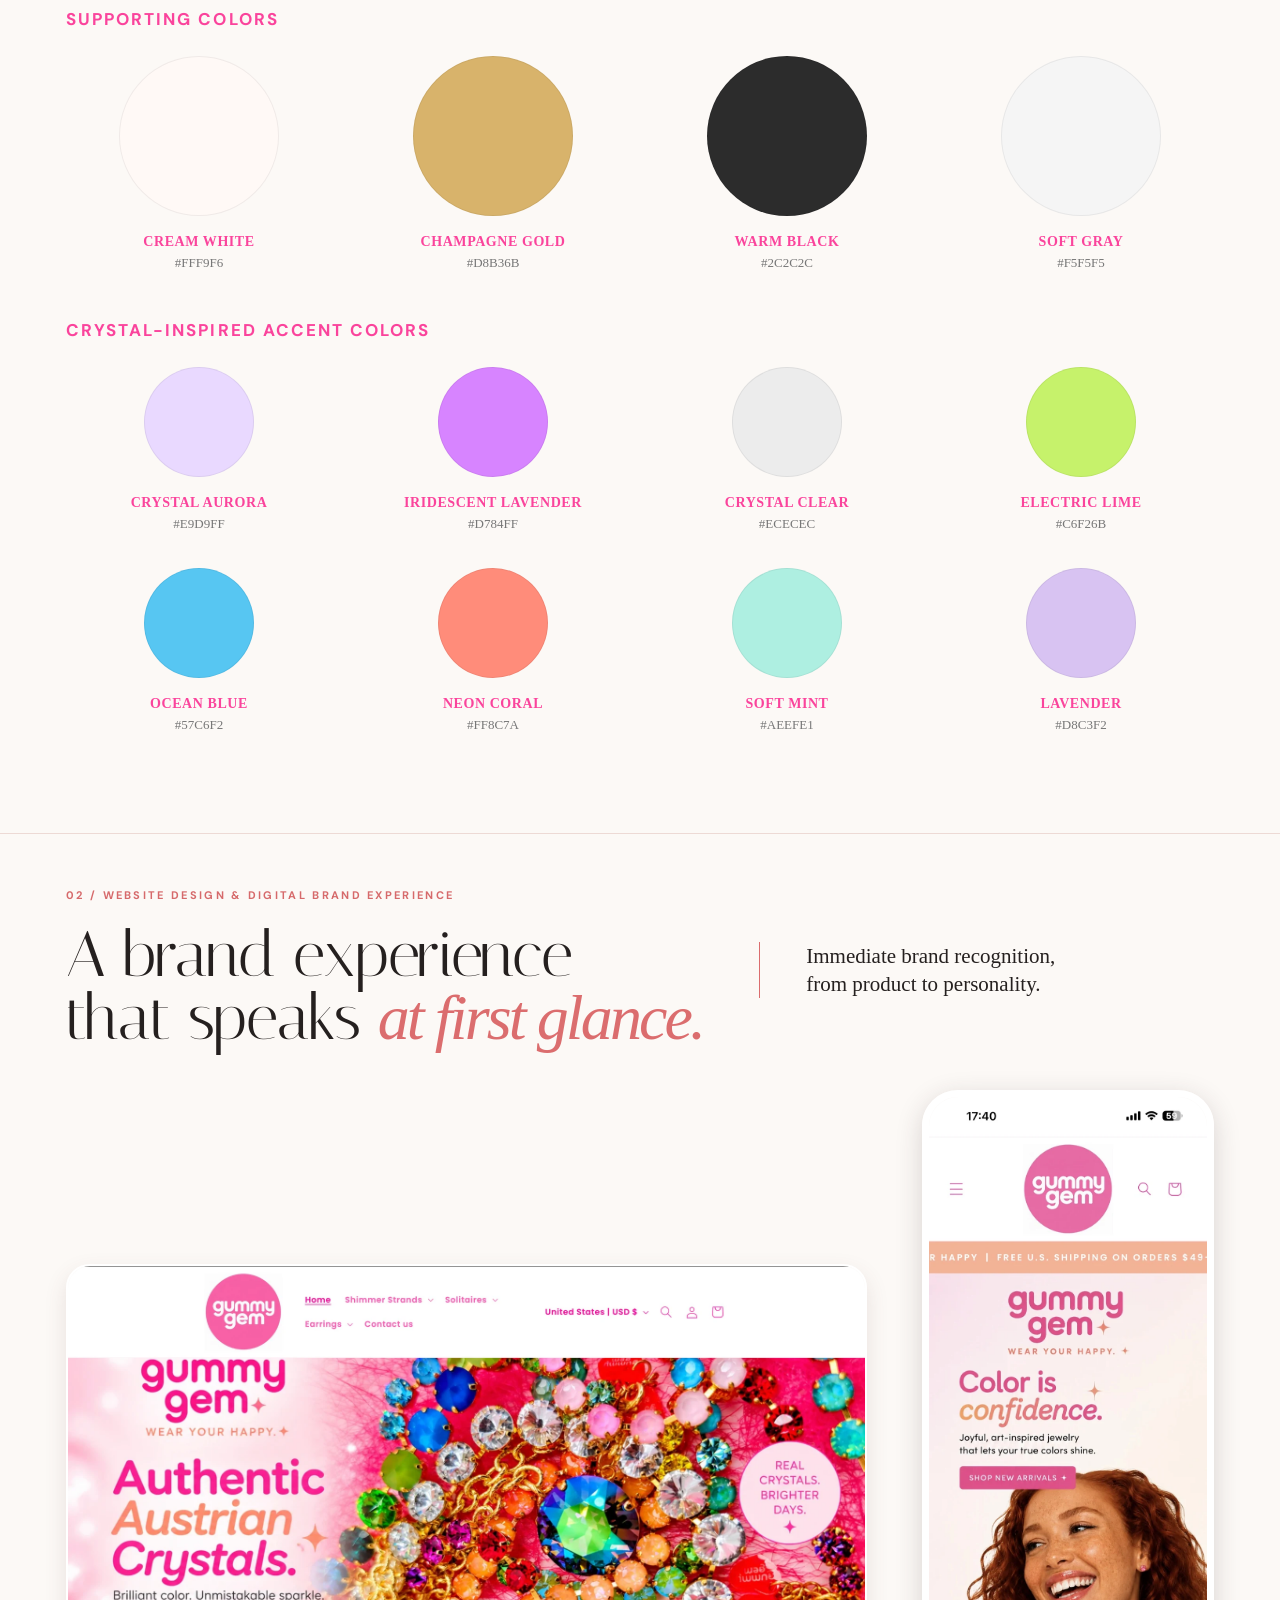
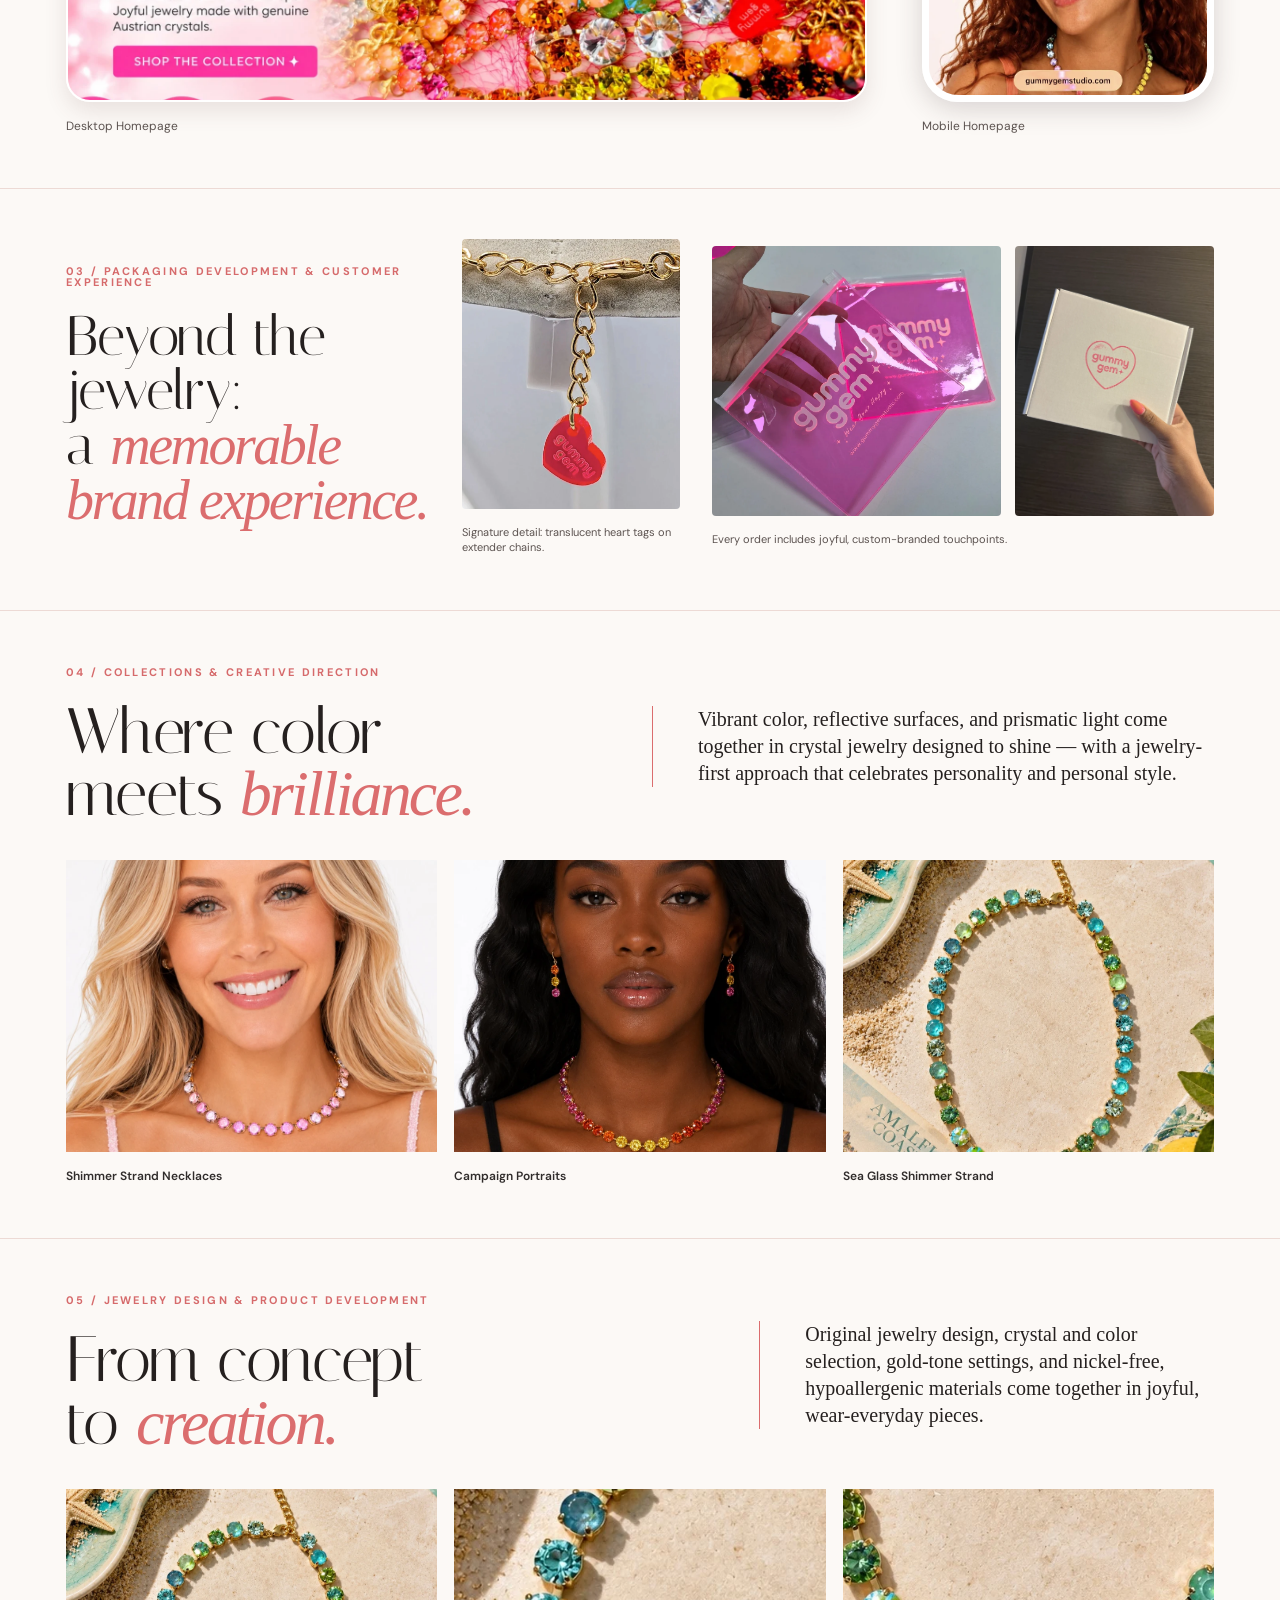
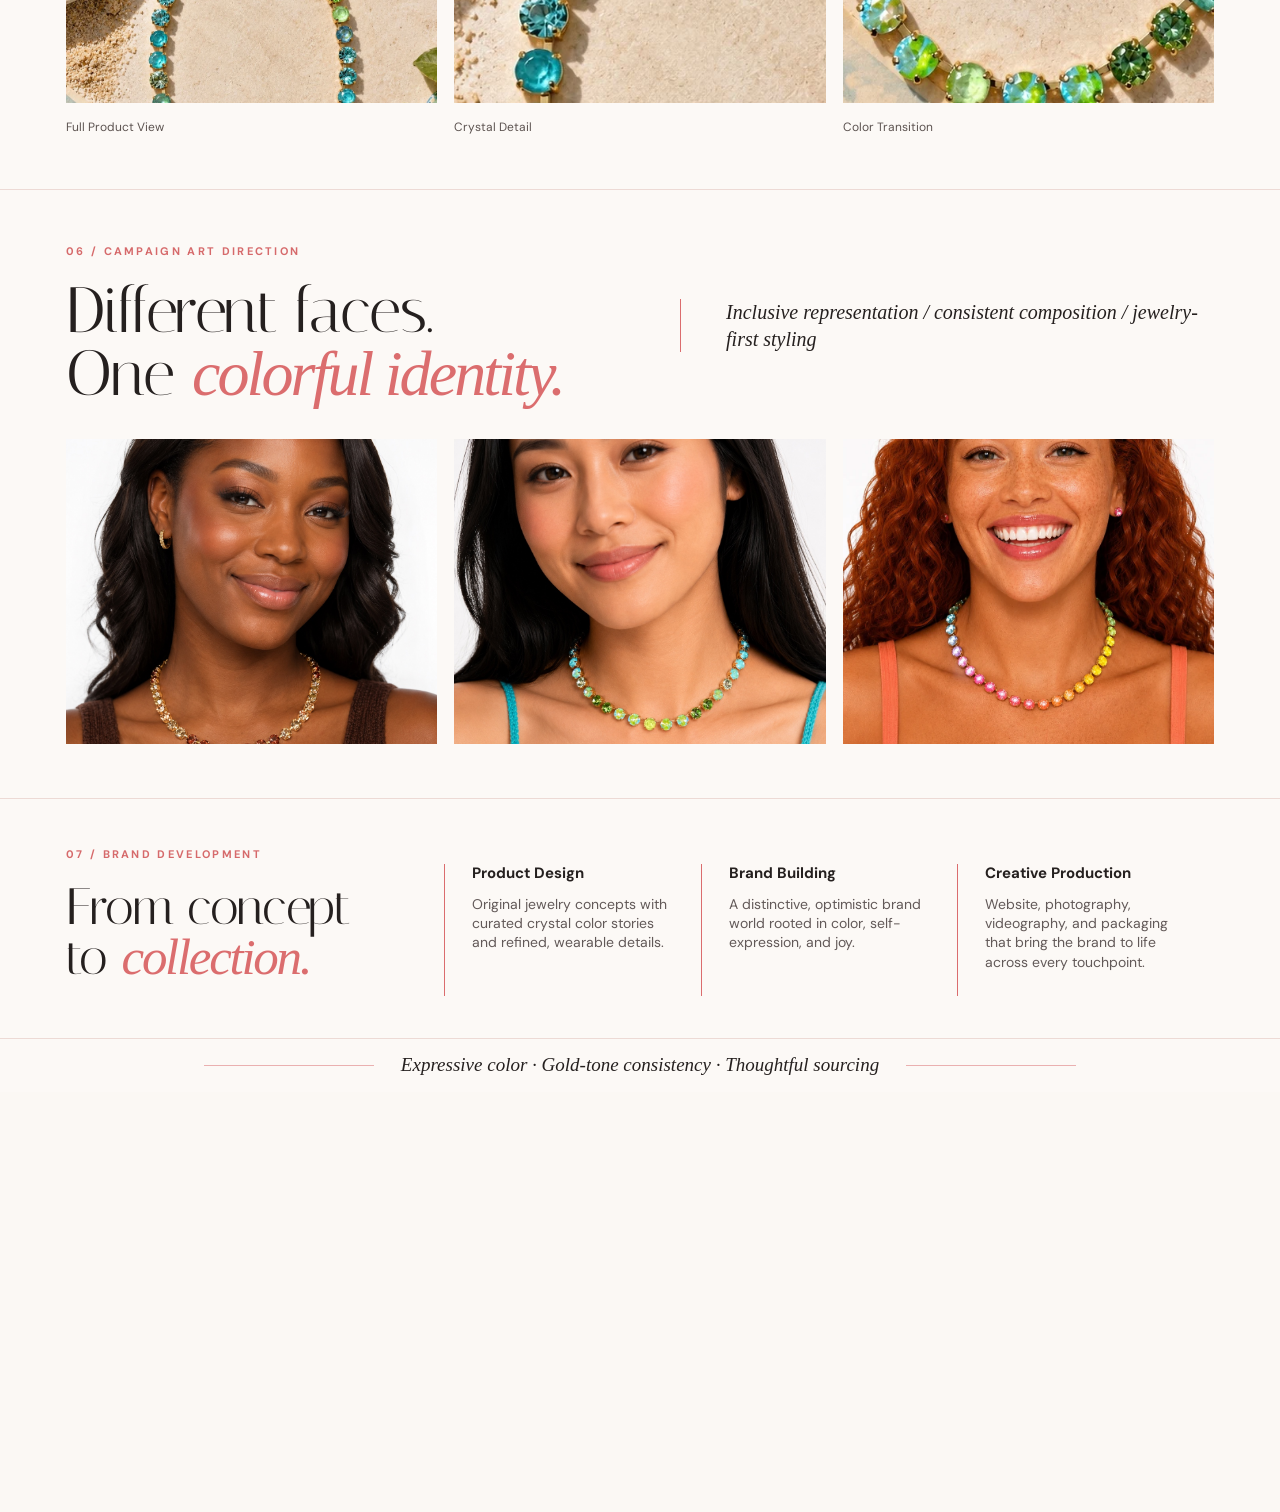
<file: case-studies/gummy-gen/index.html>
<!doctype html>
<html lang="en">
<head>
    <meta charset="utf-8">
    <meta name="viewport" content="width=device-width, initial-scale=1">
    <meta name="description" content="Gummy Gem Studio jewelry brand case study by April Amedu.">
    <meta name="theme-color" content="#fbf5f0">
    <title>Gummy Gen – April Amedu</title>
    <link rel="icon" href="/favicon.svg" type="image/svg+xml">
    <link rel="preconnect" href="https://fonts.googleapis.com">
    <link rel="preconnect" href="https://fonts.gstatic.com" crossorigin>
    <link href="https://fonts.googleapis.com/css2?family=Cormorant+Garamond:ital,wght@0,400;0,500;0,600;1,400&family=Montserrat:wght@400;500;600&display=swap" rel="stylesheet">
    <link rel="stylesheet" href="/assets/css/style.css">
    <link rel="stylesheet" href="/assets/css/gummy-gem.css">
</head>
<body class="wp-singular case_study-template-default single single-case_study postid-19 wp-theme-april-amedu">
<header class="site-header"><a class="brand" href="/">APRIL AMEDU</a><nav id="primary-navigation" class="main-nav" aria-label="Primary navigation"><ul id="menu-main-menu" class="nav-menu"><li id="menu-item-13" class="menu-item menu-item-type-custom menu-item-object-custom menu-item-13"><a href="/">HOME</a></li>
<li id="menu-item-12" class="menu-item menu-item-type-post_type menu-item-object-page menu-item-12"><a href="/experience/">EXPERIENCE</a></li>
<li id="menu-item-14" class="menu-item menu-item-type-post_type menu-item-object-page menu-item-14"><a href="/brands/">BRANDS</a></li>
<li id="menu-item-15" class="menu-item menu-item-type-post_type menu-item-object-page menu-item-15"><a href="/about/">ABOUT</a></li>
<li class="menu-item mobile-contact-menu-item"><a href="/contact/"><span>Contact Me</span><span class="mobile-contact-arrow" aria-hidden="true">&nearr;</span></a></li></ul></nav><a class="pill" href="/contact/">Contact Me <span class="round-arrow">↗</span></a><button class="menu-toggle" type="button" aria-controls="primary-navigation" aria-label="Open menu" aria-expanded="false"><span class="menu-toggle-icon" aria-hidden="true"></span></button></header>
<main class="gummy-reference-page">
    <iframe
        id="gummy-gem-reference-frame"
        class="gummy-reference-frame"
        src="/assets/gummy-gem-reference.html"
        title="Gummy Gem Studio jewelry brand case study"
        loading="eager"
    ></iframe>
</main>
<script>
(function () {
    'use strict';

    var frame = document.getElementById('gummy-gem-reference-frame');
    if (!frame) {
        return;
    }

    function syncReferencePage() {
        var doc = frame.contentDocument;
        if (!doc) {
            return;
        }

        var endBanner = doc.querySelector('.end-banner');
        if (endBanner) {
            endBanner.style.display = 'none';
        }

        var campaignImages = doc.querySelectorAll('#campaign .portrait-grid img');
        if (campaignImages.length >= 2) {
            campaignImages[0].src = '/assets/images/GG-%20CREME%20br%C3%BBl%C3%A9e%20%20NECKLACE%20ON%20MODEL.jpeg';
            campaignImages[0].alt = 'Model wearing the Gummy Gem Creme Brulee necklace';
            campaignImages[1].src = '/assets/images/GG-%20SEA%20GLASS%20NECKLACE%20ON%20MODEL.jpeg';
            campaignImages[1].alt = 'Model wearing the Gummy Gem Sea Glass necklace';
        }

        var page = doc.querySelector('main.page');
        if (page) {
            Array.prototype.slice.call(page.childNodes).forEach(function (node) {
                if (node.nodeType === 3 && node.textContent.indexOf('Expressive color') !== -1) {
                    node.remove();
                }
            });
        }

        doc.documentElement.style.overflow = 'hidden';
        doc.body.style.overflow = 'hidden';
        frame.style.height = doc.documentElement.scrollHeight + 'px';
    }

    frame.addEventListener('load', function () {
        syncReferencePage();
        window.setTimeout(syncReferencePage, 100);
        window.setTimeout(syncReferencePage, 500);
    });

    window.addEventListener('resize', function () {
        window.requestAnimationFrame(syncReferencePage);
    });
}());
</script>
<section class="contact site-wide-contact" id="site-contact">
    <img class="contact-art" src="/assets/images/Group%2048096040.png" alt="">
    <div class="contact-inner">
        <p class="section-kicker">Let's Connect</p>
        <h2>Let's Create<br><span class="accent">What's Next</span></h2>
        <p>I'm always open to new opportunities, collaborations, and creative projects. Whether you're looking to build a brand, develop a campaign, or simply want to connect—I'd love to hear from you.</p>
        <a class="pill" href="/contact/">Contact Me <span class="round-arrow">↗</span></a>
    </div>
</section>
    <script src="/assets/js/navigation.js" defer></script>
    <script src="/assets/js/static-site.js" defer></script>
</body>
</html>
</file>
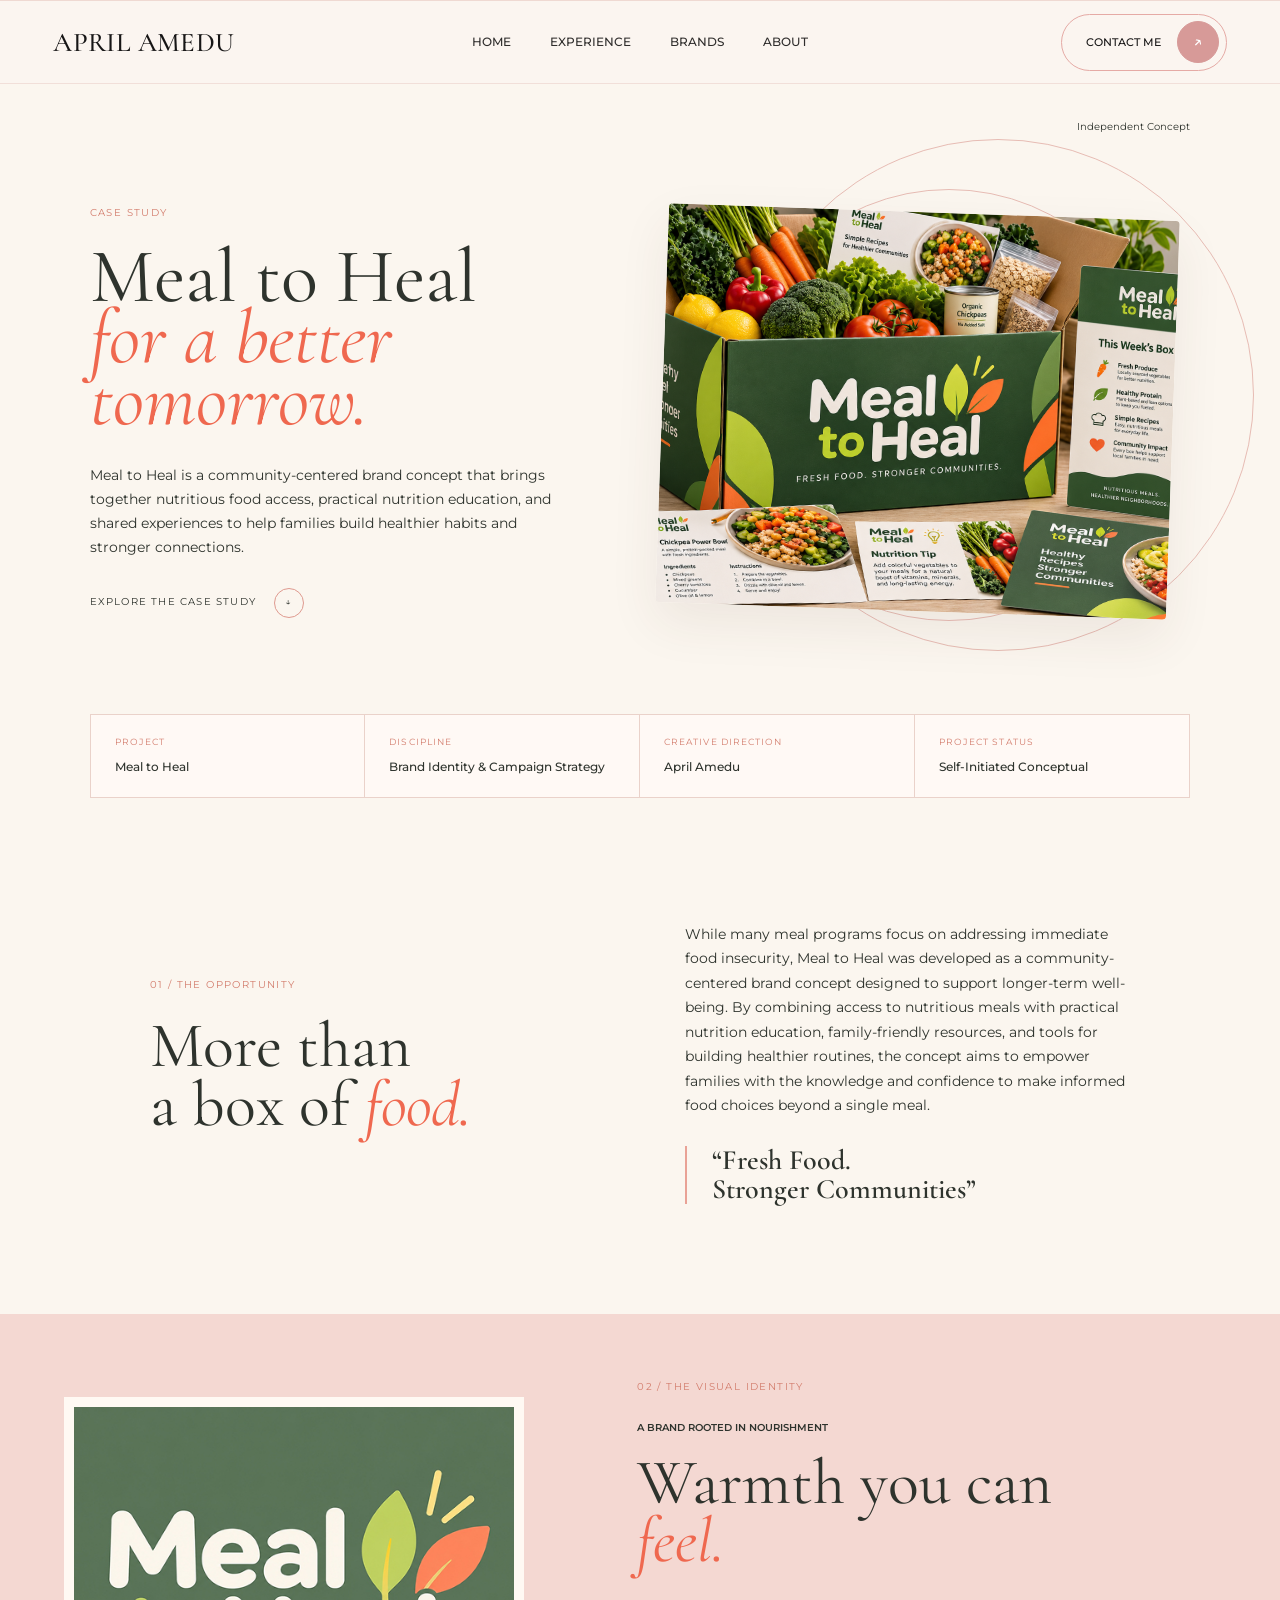
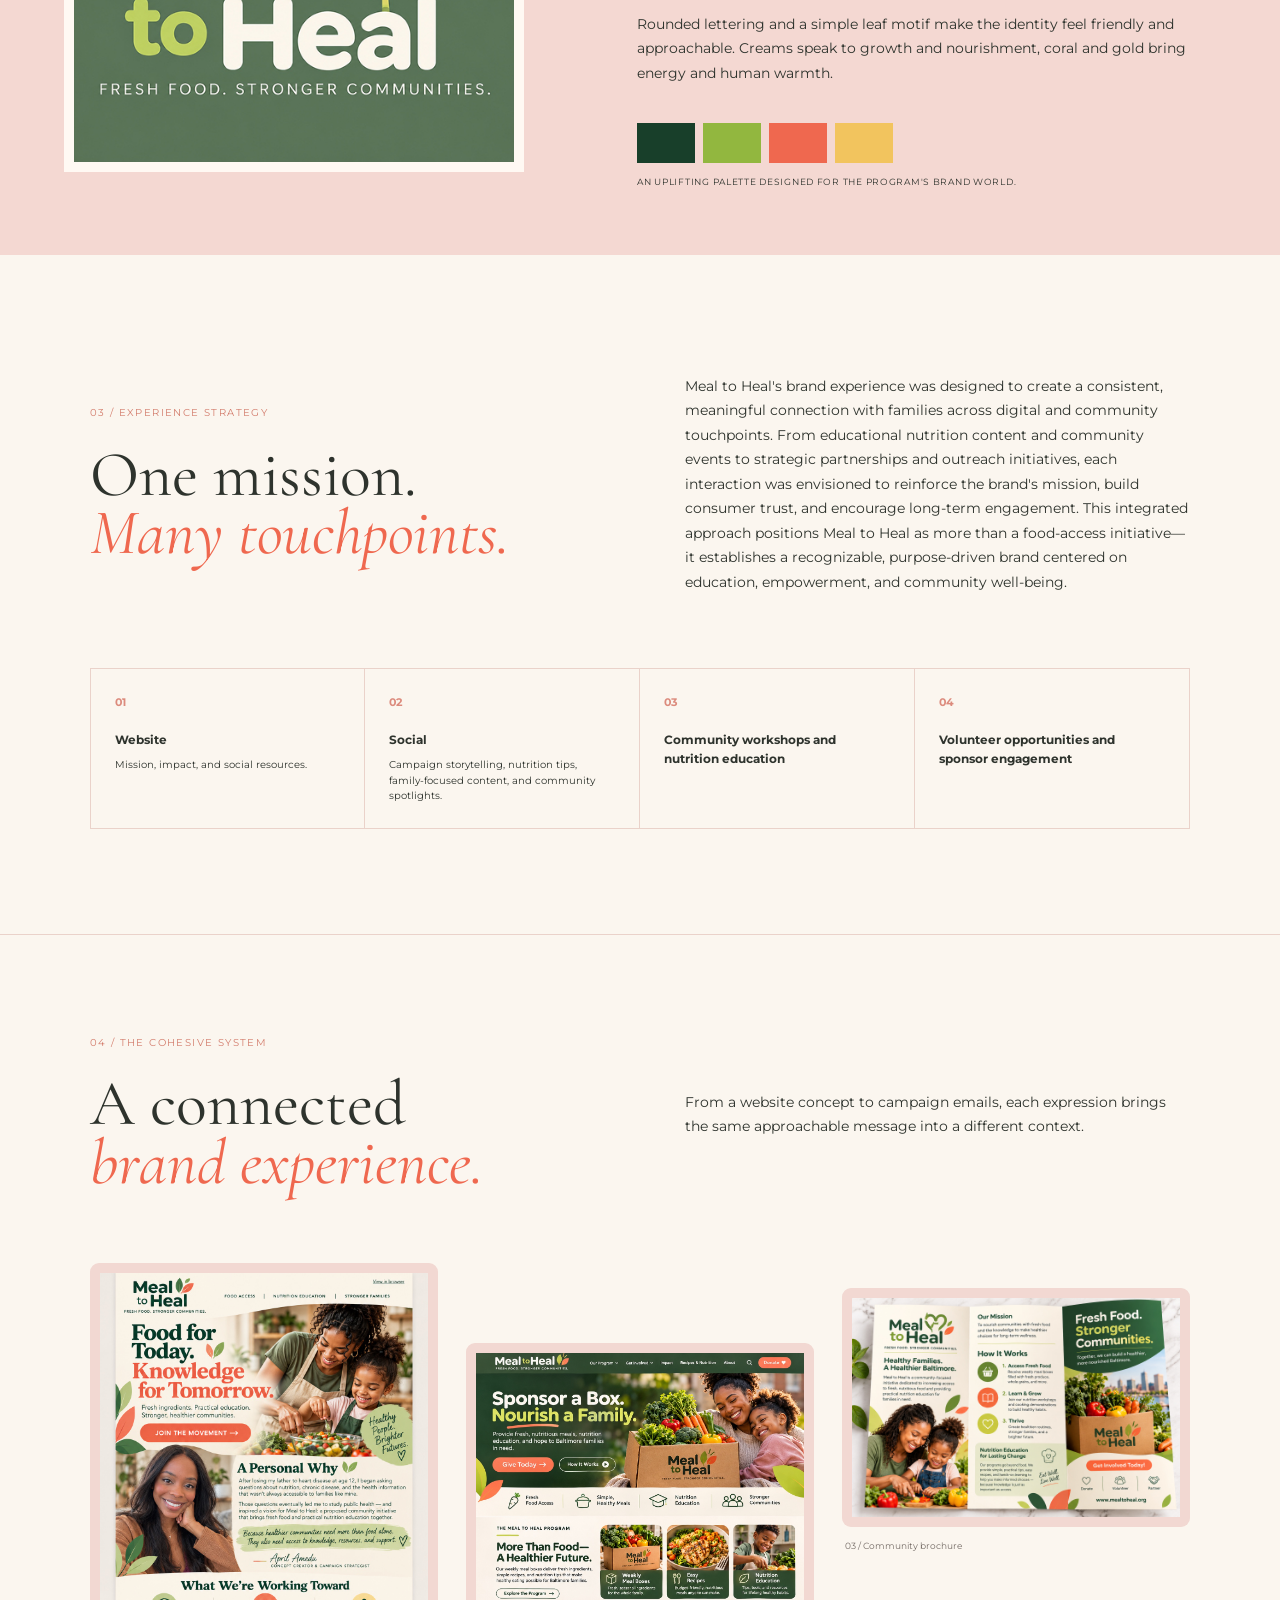
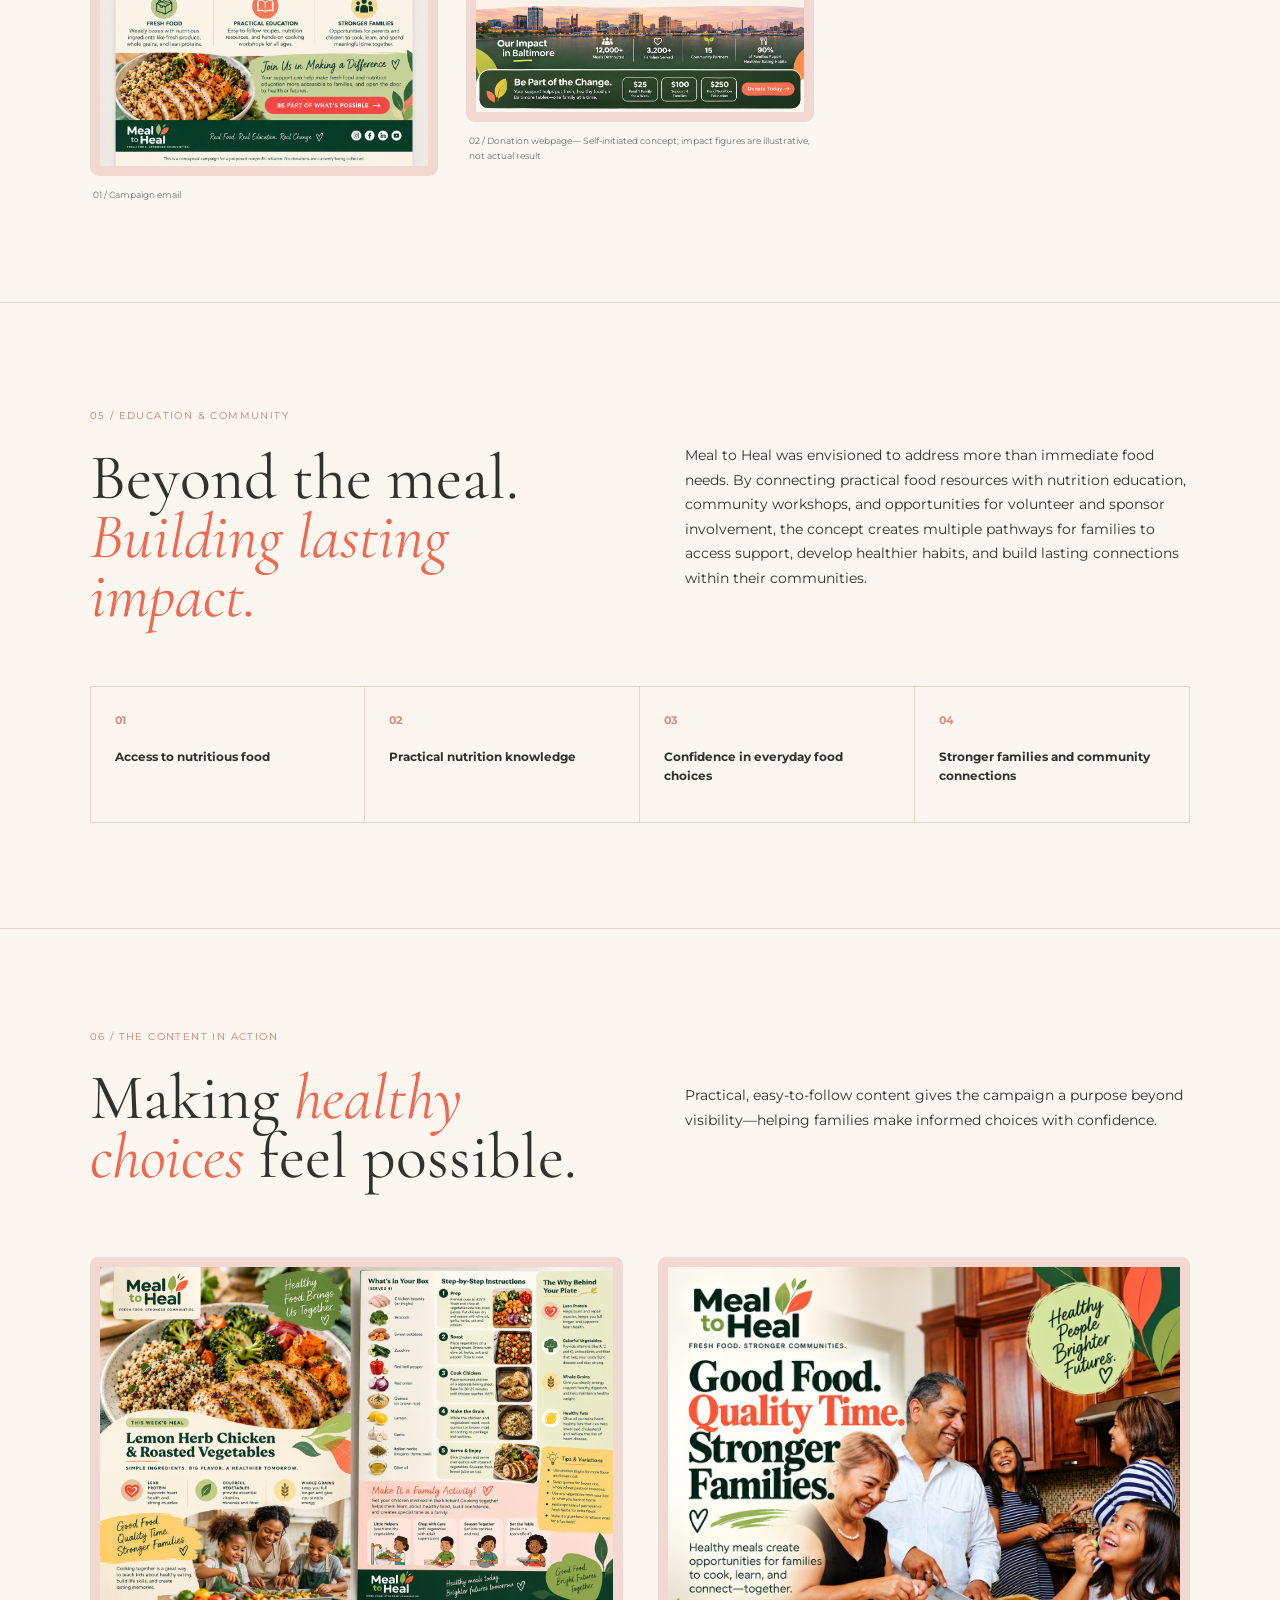
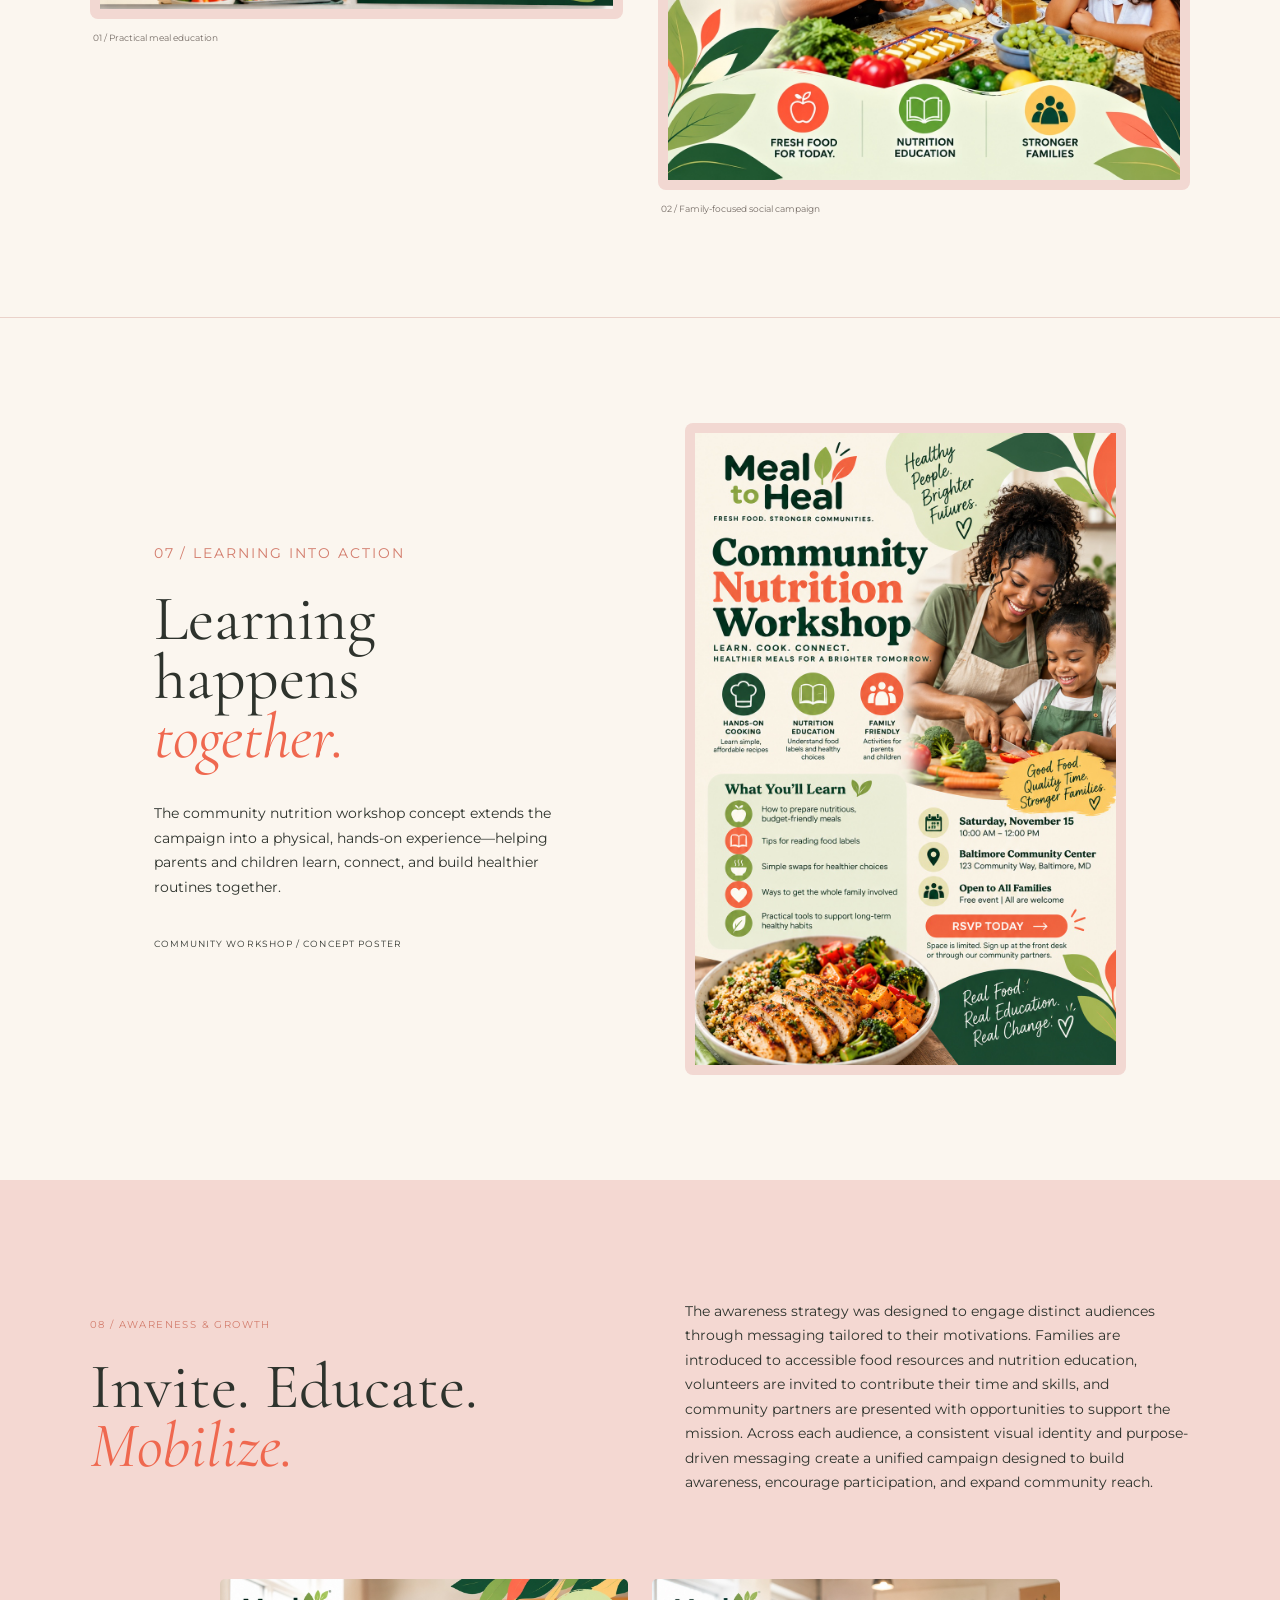
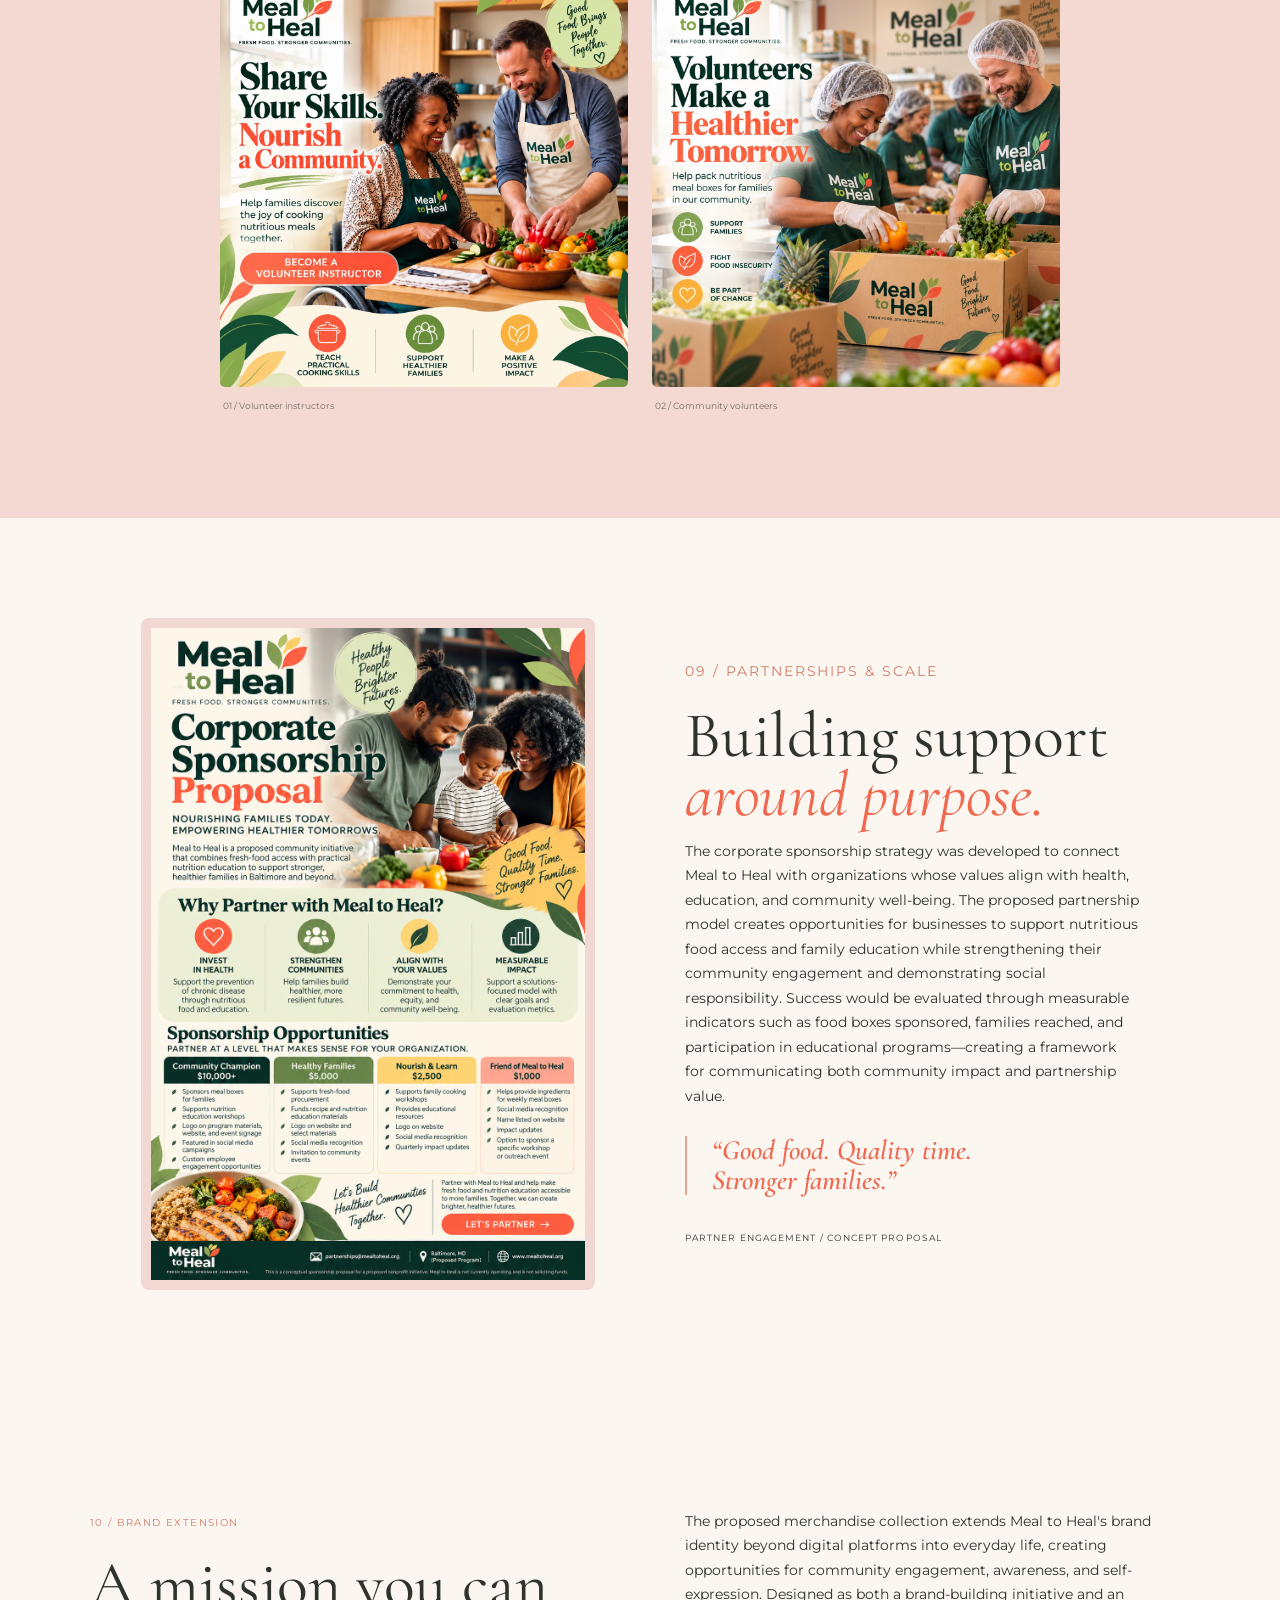
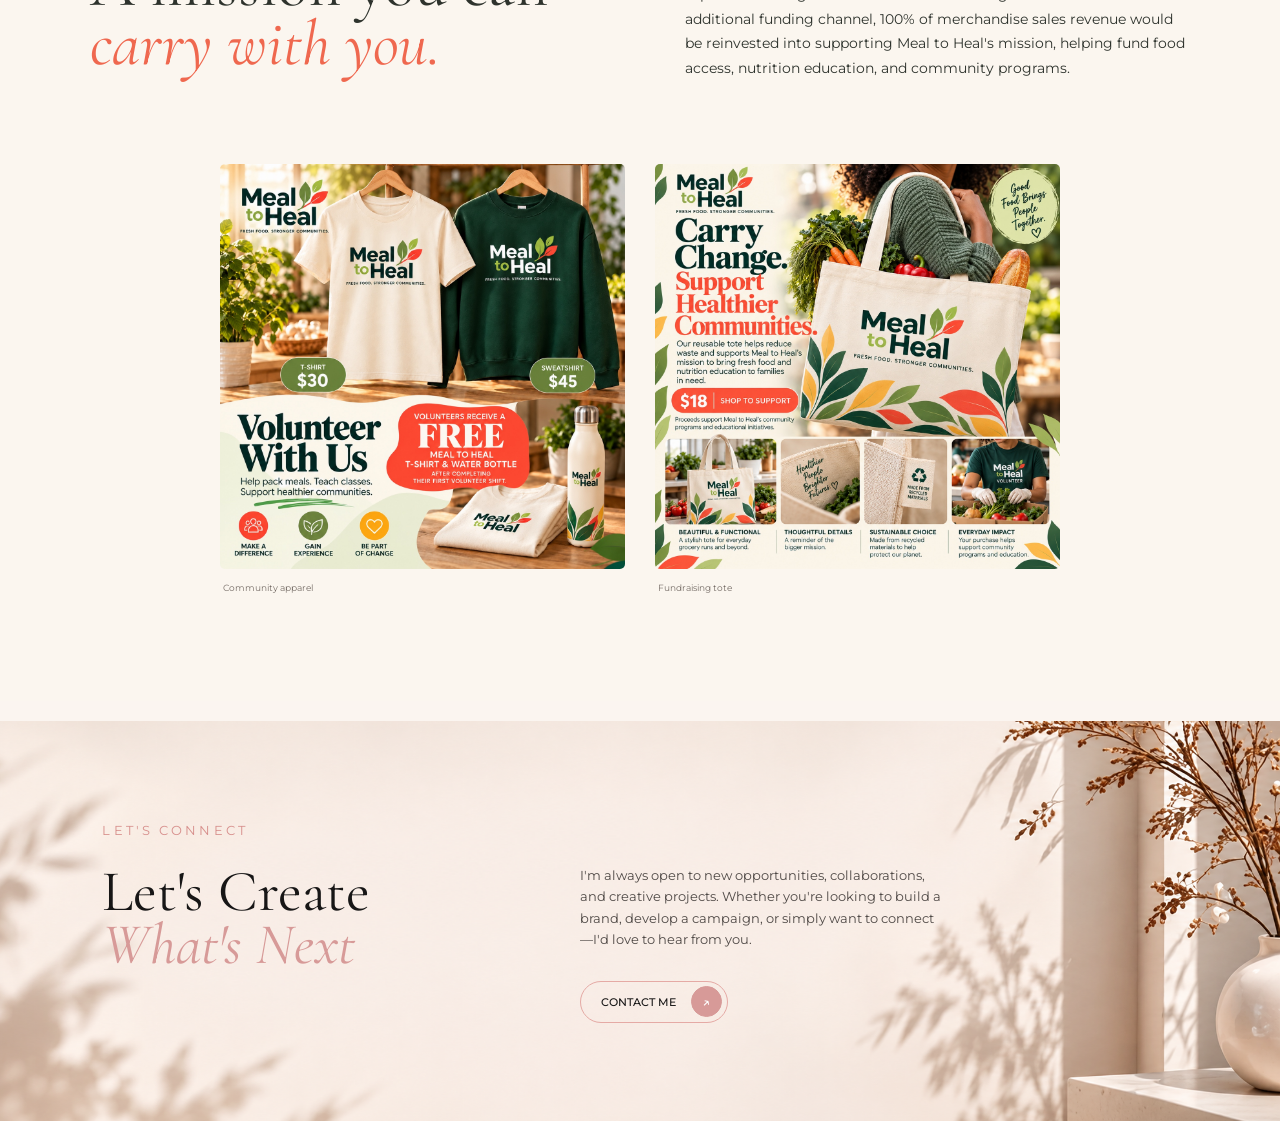
<file: case-studies/meal-to-heal/index.html>
<!doctype html>
<html lang="en">
<head>
    <meta charset="utf-8">
    <meta name="viewport" content="width=device-width, initial-scale=1">
    <meta name="description" content="Meal to Heal community brand concept and creative strategy case study by April Amedu.">
    <meta name="theme-color" content="#fbf5f0">
    <title>Meal to Heal – April Amedu</title>
    <link rel="icon" href="/favicon.svg" type="image/svg+xml">
    <link rel="preconnect" href="https://fonts.googleapis.com">
    <link rel="preconnect" href="https://fonts.gstatic.com" crossorigin>
    <link href="https://fonts.googleapis.com/css2?family=Cormorant+Garamond:ital,wght@0,400;0,500;0,600;1,400&family=Montserrat:wght@400;500;600&display=swap" rel="stylesheet">
    <link rel="stylesheet" href="/assets/css/style.css">
</head>
<body class="wp-singular case_study-template-default single single-case_study postid-23 wp-theme-april-amedu">
<header class="site-header"><a class="brand" href="/">APRIL AMEDU</a><nav id="primary-navigation" class="main-nav" aria-label="Primary navigation"><ul id="menu-main-menu" class="nav-menu"><li id="menu-item-13" class="menu-item menu-item-type-custom menu-item-object-custom menu-item-13"><a href="/">HOME</a></li>
<li id="menu-item-12" class="menu-item menu-item-type-post_type menu-item-object-page menu-item-12"><a href="/experience/">EXPERIENCE</a></li>
<li id="menu-item-14" class="menu-item menu-item-type-post_type menu-item-object-page menu-item-14"><a href="/brands/">BRANDS</a></li>
<li id="menu-item-15" class="menu-item menu-item-type-post_type menu-item-object-page menu-item-15"><a href="/about/">ABOUT</a></li>
<li class="menu-item mobile-contact-menu-item"><a href="/contact/"><span>Contact Me</span><span class="mobile-contact-arrow" aria-hidden="true">&nearr;</span></a></li></ul></nav><a class="pill" href="/contact/">Contact Me <span class="round-arrow">↗</span></a><button class="menu-toggle" type="button" aria-controls="primary-navigation" aria-label="Open menu" aria-expanded="false"><span class="menu-toggle-icon" aria-hidden="true"></span></button></header>
<main class="meal-case">
    <section class="meal-hero">
        <div class="meal-hero-copy">
            <p class="meal-kicker">Case Study</p>
            <h1>Meal to Heal<br><span>for a better<br>tomorrow.</span></h1>
            <p>Meal to Heal is a community-centered brand concept that brings together nutritious food access, practical nutrition education, and shared experiences to help families build healthier habits and stronger connections.</p>
            <a href="#opportunity">Explore the Case Study <span>↓</span></a>
        </div>
        <div class="meal-hero-art"><img src="/assets/images/a377cec6-d606-433e-adf8-115908862515.png" alt="Meal to Heal fresh food box, recipe cards, and nutrition materials"></div>
        <p class="meal-concept-note">Independent Concept</p>
    </section>

    <section class="meal-meta">
        <div><small>Project</small><strong>Meal to Heal</strong></div>
        <div><small>Discipline</small><strong>Brand Identity &amp; Campaign Strategy</strong></div>
        <div><small>Creative Direction</small><strong>April Amedu</strong></div>
        <div><small>Project Status</small><strong>Self-Initiated Conceptual</strong></div>
    </section>

    <section class="meal-opportunity" id="opportunity">
        <div><p class="meal-section-number">01 / The Opportunity</p><h2>More than<br>a box of <em>food.</em></h2></div>
        <div><p>While many meal programs focus on addressing immediate food insecurity, Meal to Heal was developed as a community-centered brand concept designed to support longer-term well-being. By combining access to nutritious meals with practical nutrition education, family-friendly resources, and tools for building healthier routines, the concept aims to empower families with the knowledge and confidence to make informed food choices beyond a single meal.</p><blockquote>“Fresh Food.<br>Stronger Communities”</blockquote></div>
    </section>

    <section class="meal-identity">
        <div class="meal-logo-card"><img src="/assets/images/Rectangle%204186.png" alt="Meal to Heal logo and Fresh Food, Stronger Communities tagline"></div>
        <div class="meal-identity-copy">
            <p class="meal-section-number">02 / The Visual Identity</p>
            <p class="meal-overline">A brand rooted in nourishment</p>
            <h2>Warmth you can<br><em>feel.</em></h2>
            <p>Rounded lettering and a simple leaf motif make the identity feel friendly and approachable. Creams speak to growth and nourishment, coral and gold bring energy and human warmth.</p>
            <div class="meal-swatches"><span></span><span></span><span></span><span></span></div>
            <small>An uplifting palette designed for the program's brand world.</small>
        </div>
    </section>

    <section class="meal-strategy">
        <header><div><p class="meal-section-number">03 / Experience Strategy</p><h2>One mission.<br><em>Many touchpoints.</em></h2></div><p>Meal to Heal's brand experience was designed to create a consistent, meaningful connection with families across digital and community touchpoints. From educational nutrition content and community events to strategic partnerships and outreach initiatives, each interaction was envisioned to reinforce the brand's mission, build consumer trust, and encourage long-term engagement. This integrated approach positions Meal to Heal as more than a food-access initiative—it establishes a recognizable, purpose-driven brand centered on education, empowerment, and community well-being.</p></header>
        <div class="meal-pillars"><div><b>01</b><strong>Website</strong><p>Mission, impact, and social resources.</p></div><div><b>02</b><strong>Social</strong><p>Campaign storytelling, nutrition tips, family-focused content, and community spotlights.</p></div><div><b>03</b><strong>Community workshops and nutrition education</strong></div><div><b>04</b><strong>Volunteer opportunities and sponsor engagement</strong></div></div>
    </section>

    <section class="meal-design-system">
        <header><div><p class="meal-section-number">04 / The Cohesive System</p><h2>A connected<br><em>brand experience.</em></h2></div><p>From a website concept to campaign emails, each expression brings the same approachable message into a different context.</p></header>
        <div class="meal-design-gallery meal-design-gallery--three"><figure><img src="/assets/images/meal%20to%20heal%20campaign%20email.jpeg" alt="Meal to Heal campaign email design"><figcaption>01 / Campaign email</figcaption></figure><figure><img src="/assets/images/meal%20to%20heal%20donate%20web%20page.jpeg" alt="Meal to Heal donation webpage concept"><figcaption>02 / Donation webpage— Self-initiated concept; impact figures are illustrative, not actual result</figcaption></figure><figure><img src="/assets/images/meal%20to%20heal%20single%20brochure.jpeg" alt="Meal to Heal community program brochure"><figcaption>03 / Community brochure</figcaption></figure></div>
    </section>

    <section class="meal-education">
        <header><div><p class="meal-section-number">05 / Education &amp; Community</p><h2>Beyond the meal.<br><em>Building lasting impact.</em></h2></div><p>Meal to Heal was envisioned to address more than immediate food needs. By connecting practical food resources with nutrition education, community workshops, and opportunities for volunteer and sponsor involvement, the concept creates multiple pathways for families to access support, develop healthier habits, and build lasting connections within their communities.</p></header>
        <div class="meal-pillars"><div><b>01</b><strong>Access to nutritious food</strong></div><div><b>02</b><strong>Practical nutrition knowledge</strong></div><div><b>03</b><strong>Confidence in everyday food choices</strong></div><div><b>04</b><strong>Stronger families and community connections</strong></div></div>
    </section>

    <section class="meal-activation">
        <header><div><p class="meal-section-number">06 / The Content in Action</p><h2>Making <em>healthy<br>choices</em> feel possible.</h2></div><p>Practical, easy-to-follow content gives the campaign a purpose beyond visibility—helping families make informed choices with confidence.</p></header>
        <div class="meal-activation-grid"><figure><img src="/assets/images/meal%20to%20heal%20meal%20prep%20instructions%20.jpeg" alt="Meal to Heal meal preparation instructions"><figcaption>01 / Practical meal education</figcaption></figure><figure><img src="/assets/images/meal%20to%20heal%20instagram%20post.jpeg" alt="Meal to Heal family nutrition Instagram campaign post"><figcaption>02 / Family-focused social campaign</figcaption></figure></div>
    </section>

    <section class="meal-learning">
        <div><p class="meal-section-number">07 / Learning Into Action</p><h2>Learning happens<br><em>together.</em></h2><p>The community nutrition workshop concept extends the campaign into a physical, hands-on experience—helping parents and children learn, connect, and build healthier routines together.</p><small>Community workshop / Concept poster</small></div>
        <img src="/assets/images/meal%20to%20heal%20workshop%20flyer.jpeg" alt="Meal to Heal community nutrition workshop flyer">
    </section>

    <section class="meal-awareness">
        <header><div><p class="meal-section-number">08 / Awareness &amp; Growth</p><h2>Invite. Educate.<br><em>Mobilize.</em></h2></div><p>The awareness strategy was designed to engage distinct audiences through messaging tailored to their motivations. Families are introduced to accessible food resources and nutrition education, volunteers are invited to contribute their time and skills, and community partners are presented with opportunities to support the mission. Across each audience, a consistent visual identity and purpose-driven messaging create a unified campaign designed to build awareness, encourage participation, and expand community reach.</p></header>
        <div class="meal-awareness-grid meal-awareness-grid--two"><figure><img src="/assets/images/meal%20to%20heal%20volunteer%20search%20instagram%20post.jpeg" alt="Meal to Heal volunteer instructor recruitment post"><figcaption>01 / Volunteer instructors</figcaption></figure><figure><img src="/assets/images/meal%20to%20heal%20volunteer%20search%20instagram%20poster%202.jpeg" alt="Meal to Heal meal-box volunteer recruitment post"><figcaption>02 / Community volunteers</figcaption></figure></div>
    </section>

    <section class="meal-partnership">
        <img src="/assets/images/meal%20to%20heal%20corporate%20sponsorship%20proposal%20.jpeg" alt="Meal to Heal corporate sponsorship proposal">
        <div><p class="meal-section-number">09 / Partnerships &amp; Scale</p><h2>Building support<br><em>around purpose.</em></h2><p>The corporate sponsorship strategy was developed to connect Meal to Heal with organizations whose values align with health, education, and community well-being. The proposed partnership model creates opportunities for businesses to support nutritious food access and family education while strengthening their community engagement and demonstrating social responsibility. Success would be evaluated through measurable indicators such as food boxes sponsored, families reached, and participation in educational programs—creating a framework for communicating both community impact and partnership value.</p><blockquote>“Good food. Quality time.<br>Stronger families.”</blockquote><small>Partner engagement / Concept proposal</small></div>
    </section>

    <section class="meal-merch">
        <header><div><p class="meal-section-number">10 / Brand Extension</p><h2>A mission you can<br><em>carry with you.</em></h2></div><p>The proposed merchandise collection extends Meal to Heal's brand identity beyond digital platforms into everyday life, creating opportunities for community engagement, awareness, and self-expression. Designed as both a brand-building initiative and an additional funding channel, 100% of merchandise sales revenue would be reinvested into supporting Meal to Heal's mission, helping fund food access, nutrition education, and community programs.</p></header>
        <div class="meal-merch-grid meal-merch-grid--two"><figure><img src="/assets/images/meal%20to%20heal%20sweatshirt%20for%20purchase.jpeg" alt="Meal to Heal branded shirts and volunteer apparel"><figcaption>Community apparel</figcaption></figure><figure><img src="/assets/images/meal%20to%20heal%20tote%20for%20fundraising%20.jpeg" alt="Meal to Heal reusable fundraising tote"><figcaption>Fundraising tote</figcaption></figure></div>
    </section>

    <footer class="meal-case-footer"><div><p class="meal-section-number">A Case Study by April Amedu</p><h2>Strategy <em>with heart.</em><br>Design with <em>purpose.</em></h2></div><div><p>Meal to Heal explores how a clear, community-focused brand can create a memorable, welcoming, useful identity.</p><a href="/#projects">Back to top ↗</a></div></footer>
</main>
<section class="contact site-wide-contact" id="site-contact">
    <img class="contact-art" src="/assets/images/Group%2048096040.png" alt="">
    <div class="contact-inner">
        <p class="section-kicker">Let's Connect</p>
        <h2>Let's Create<br><span class="accent">What's Next</span></h2>
        <p>I'm always open to new opportunities, collaborations, and creative projects. Whether you're looking to build a brand, develop a campaign, or simply want to connect—I'd love to hear from you.</p>
        <a class="pill" href="/contact/">Contact Me <span class="round-arrow">↗</span></a>
    </div>
</section>
    <script src="/assets/js/navigation.js" defer></script>
    <script src="/assets/js/static-site.js" defer></script>
</body>
</html>
</file>
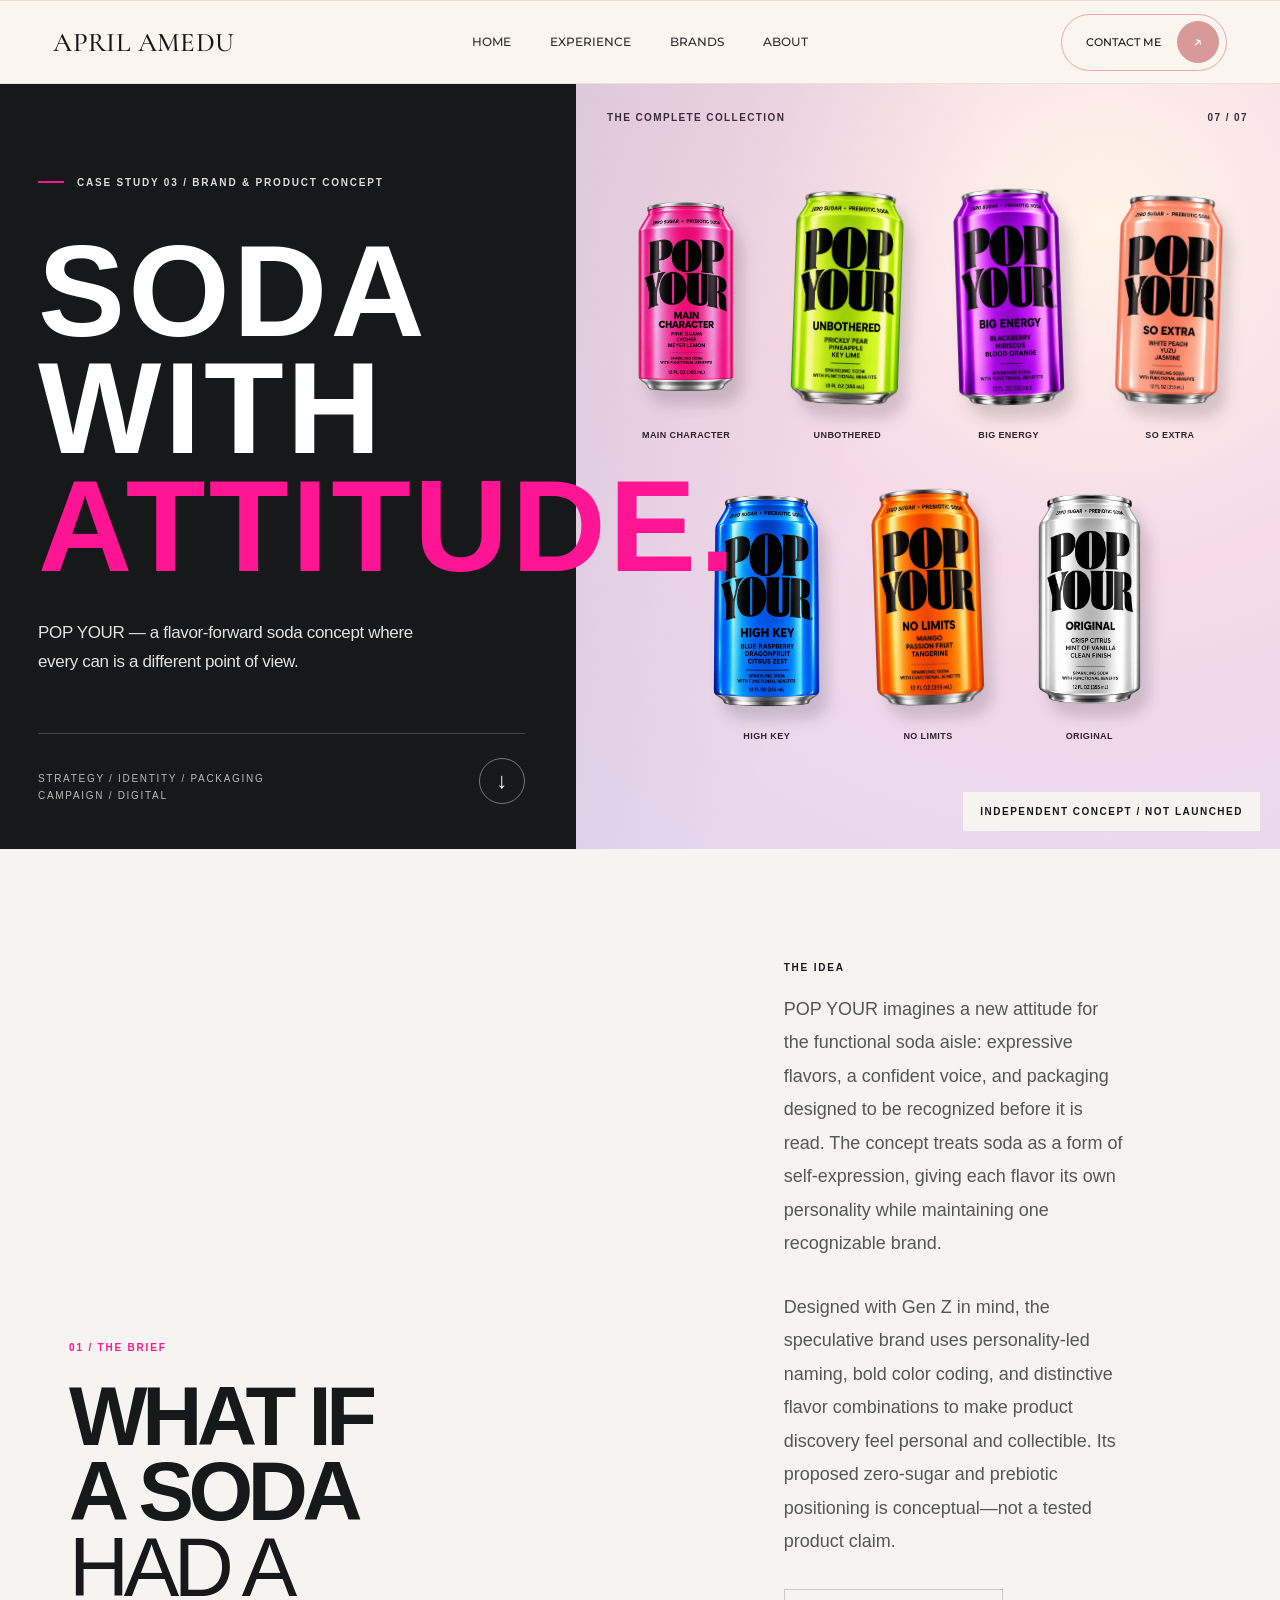
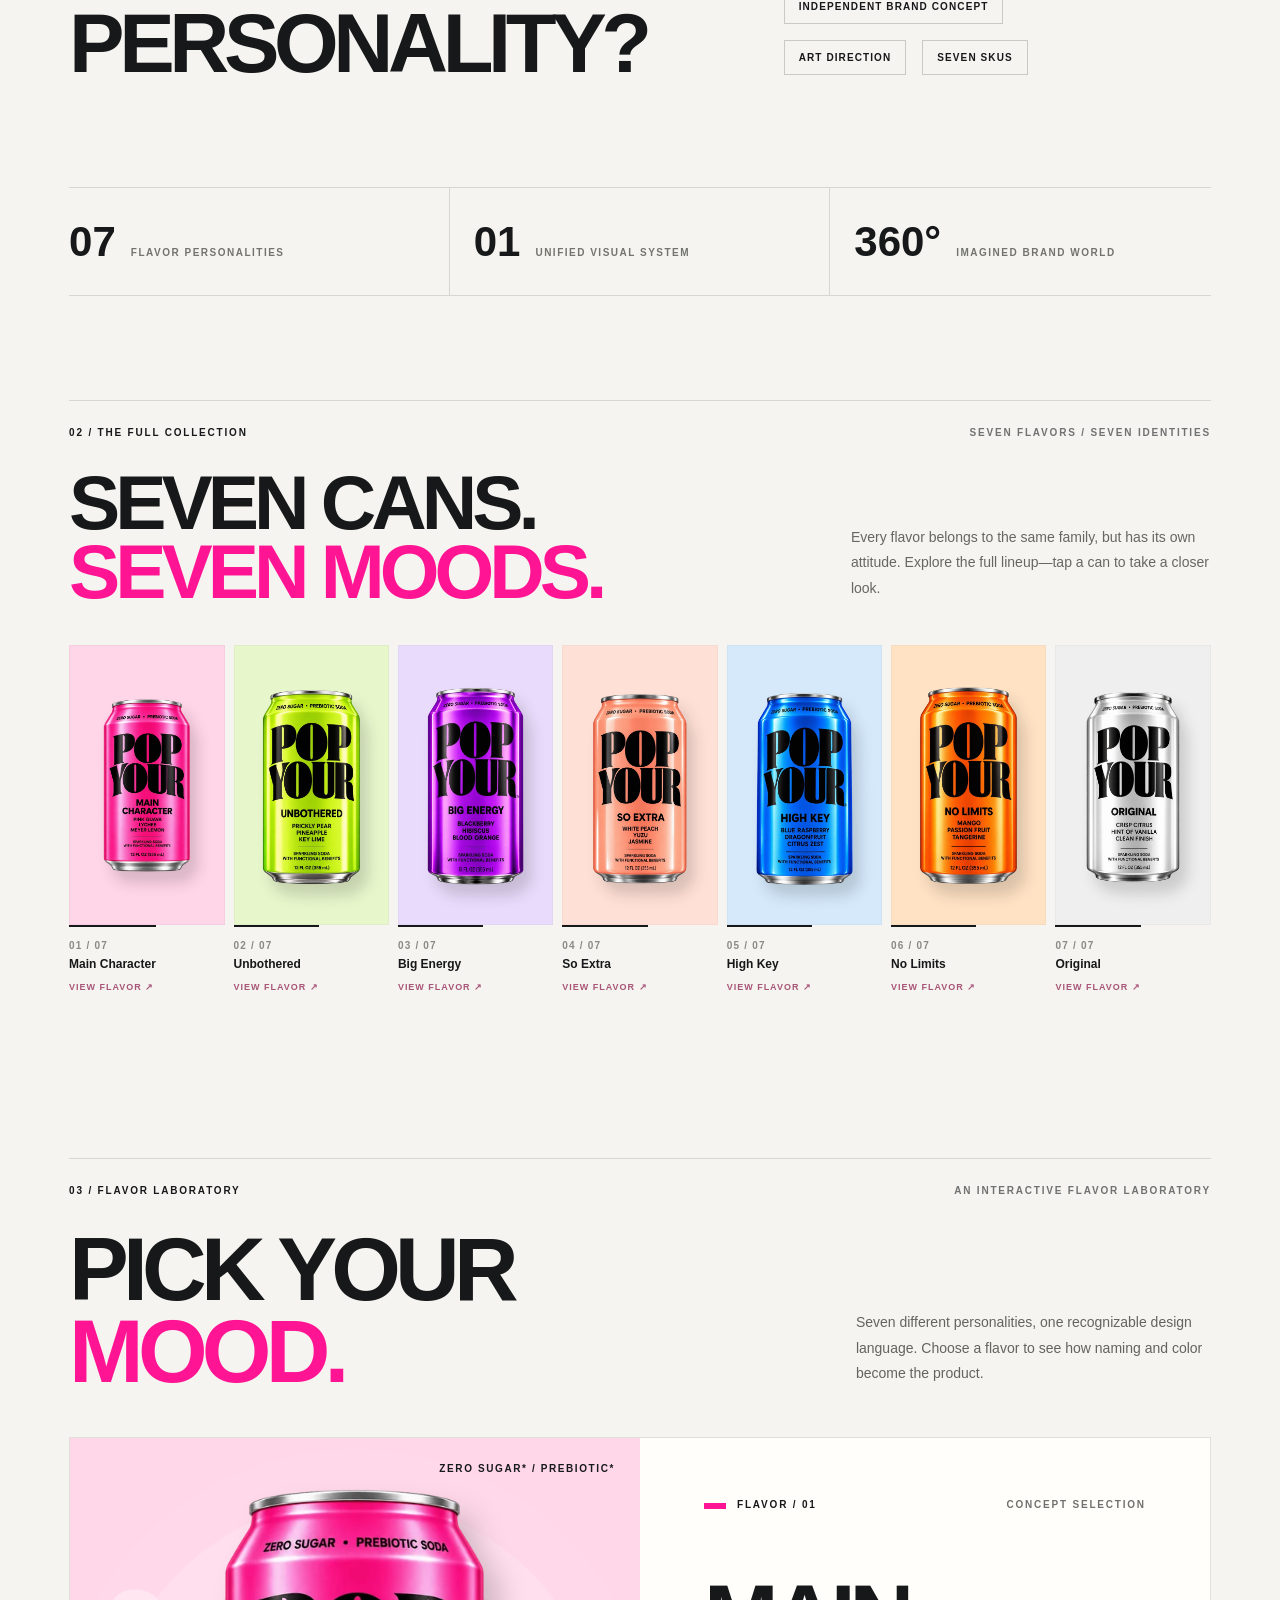
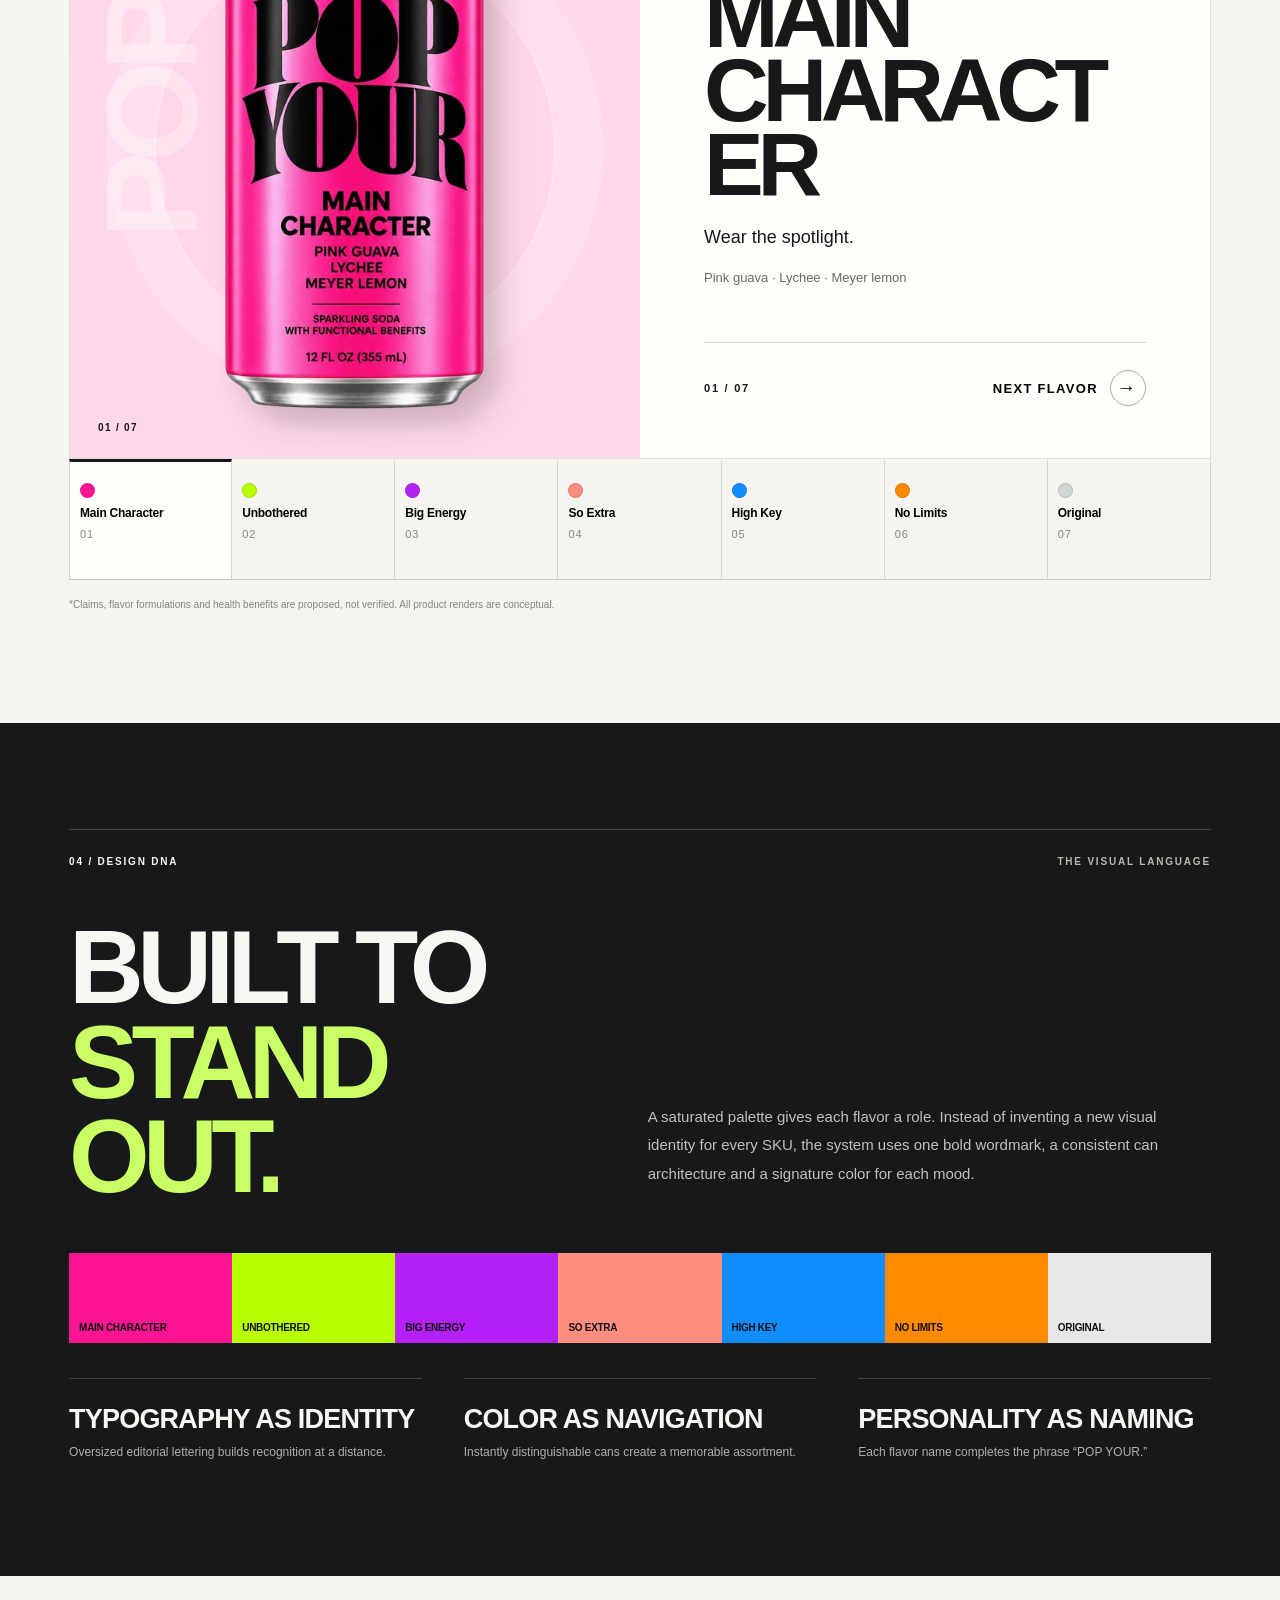
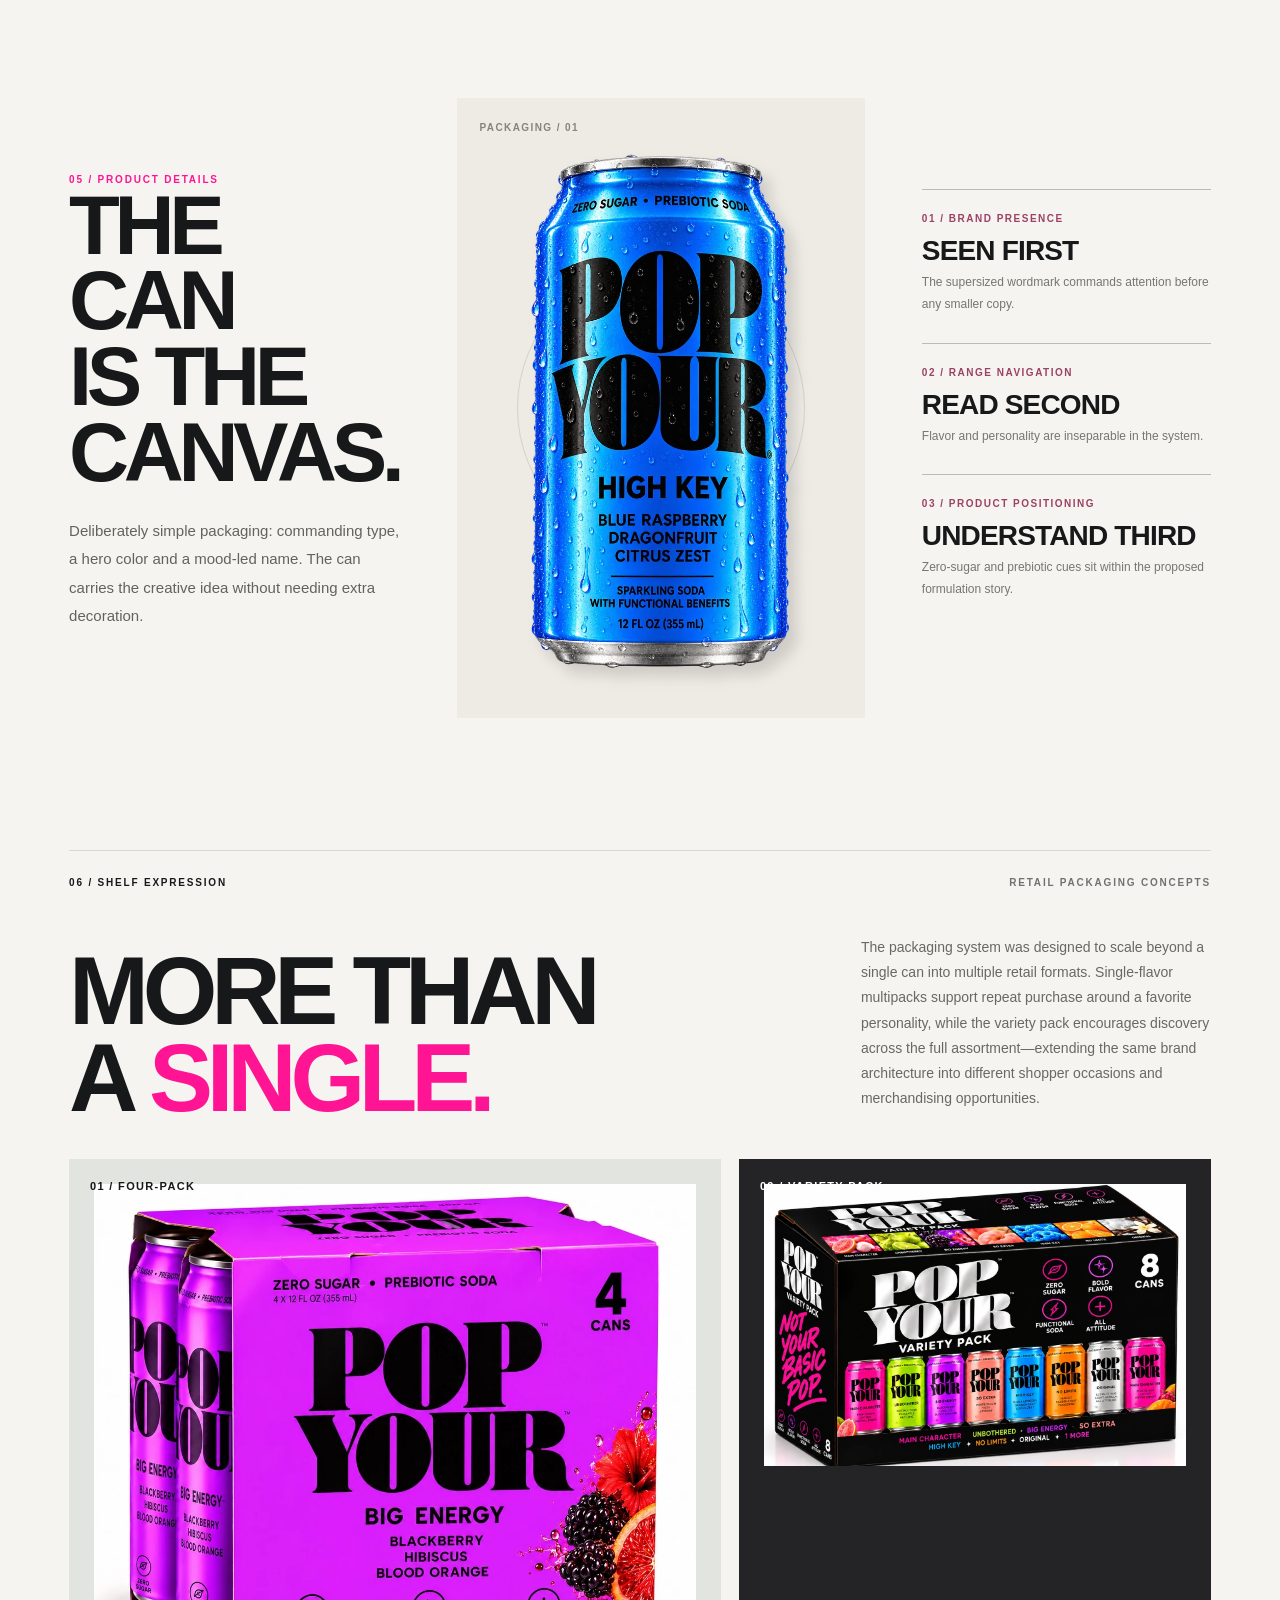
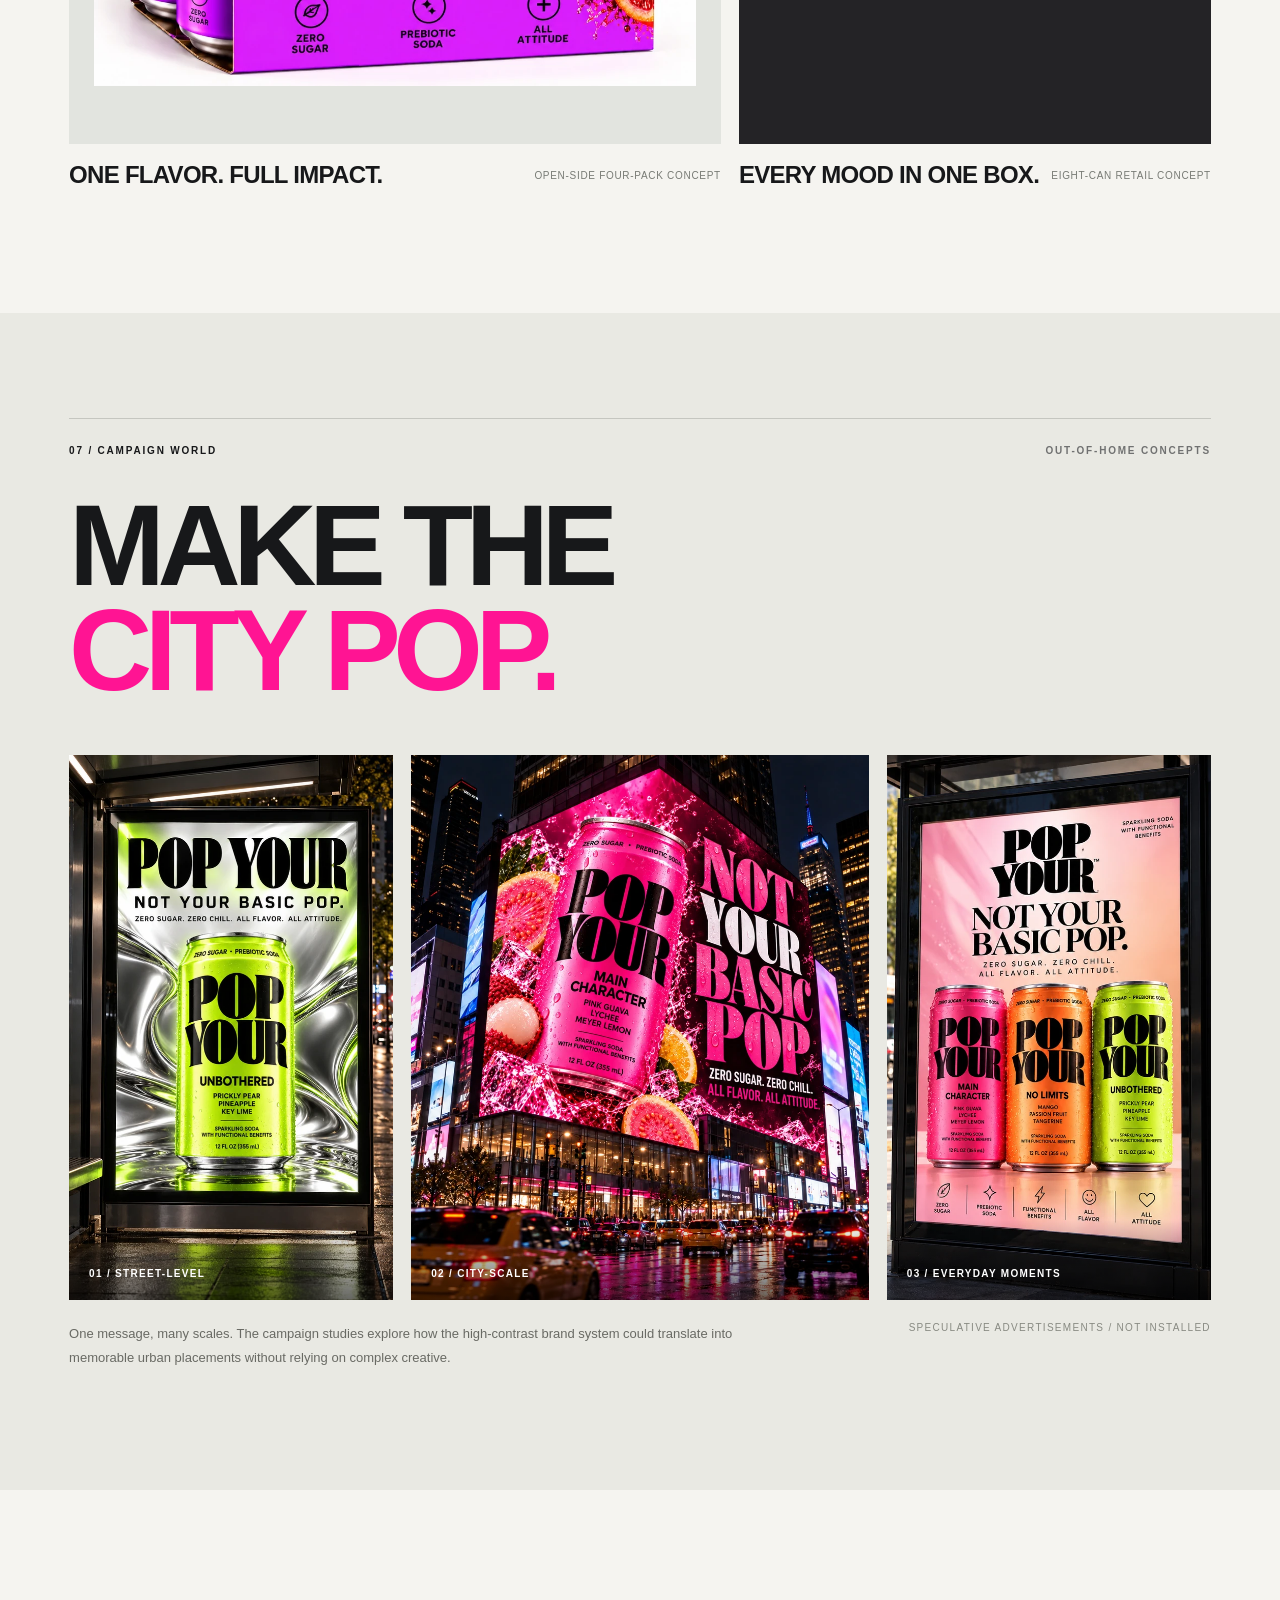
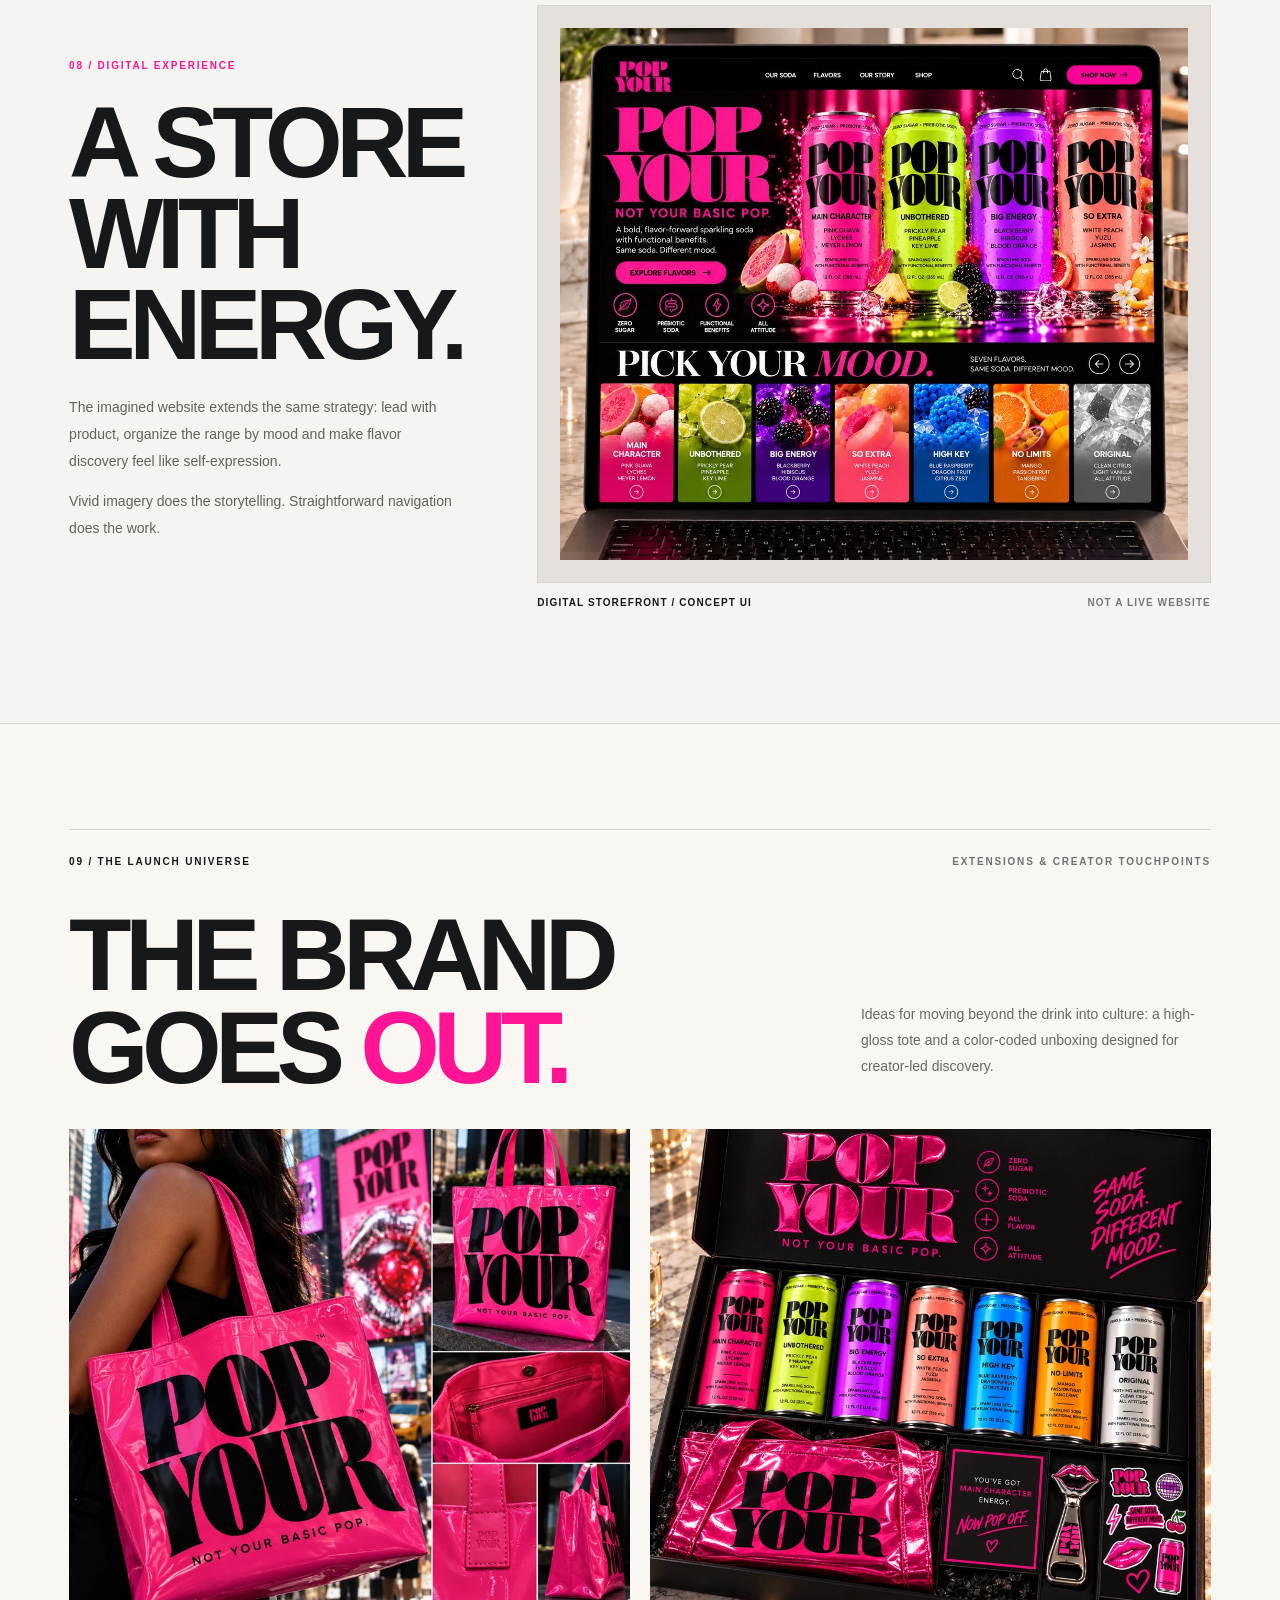
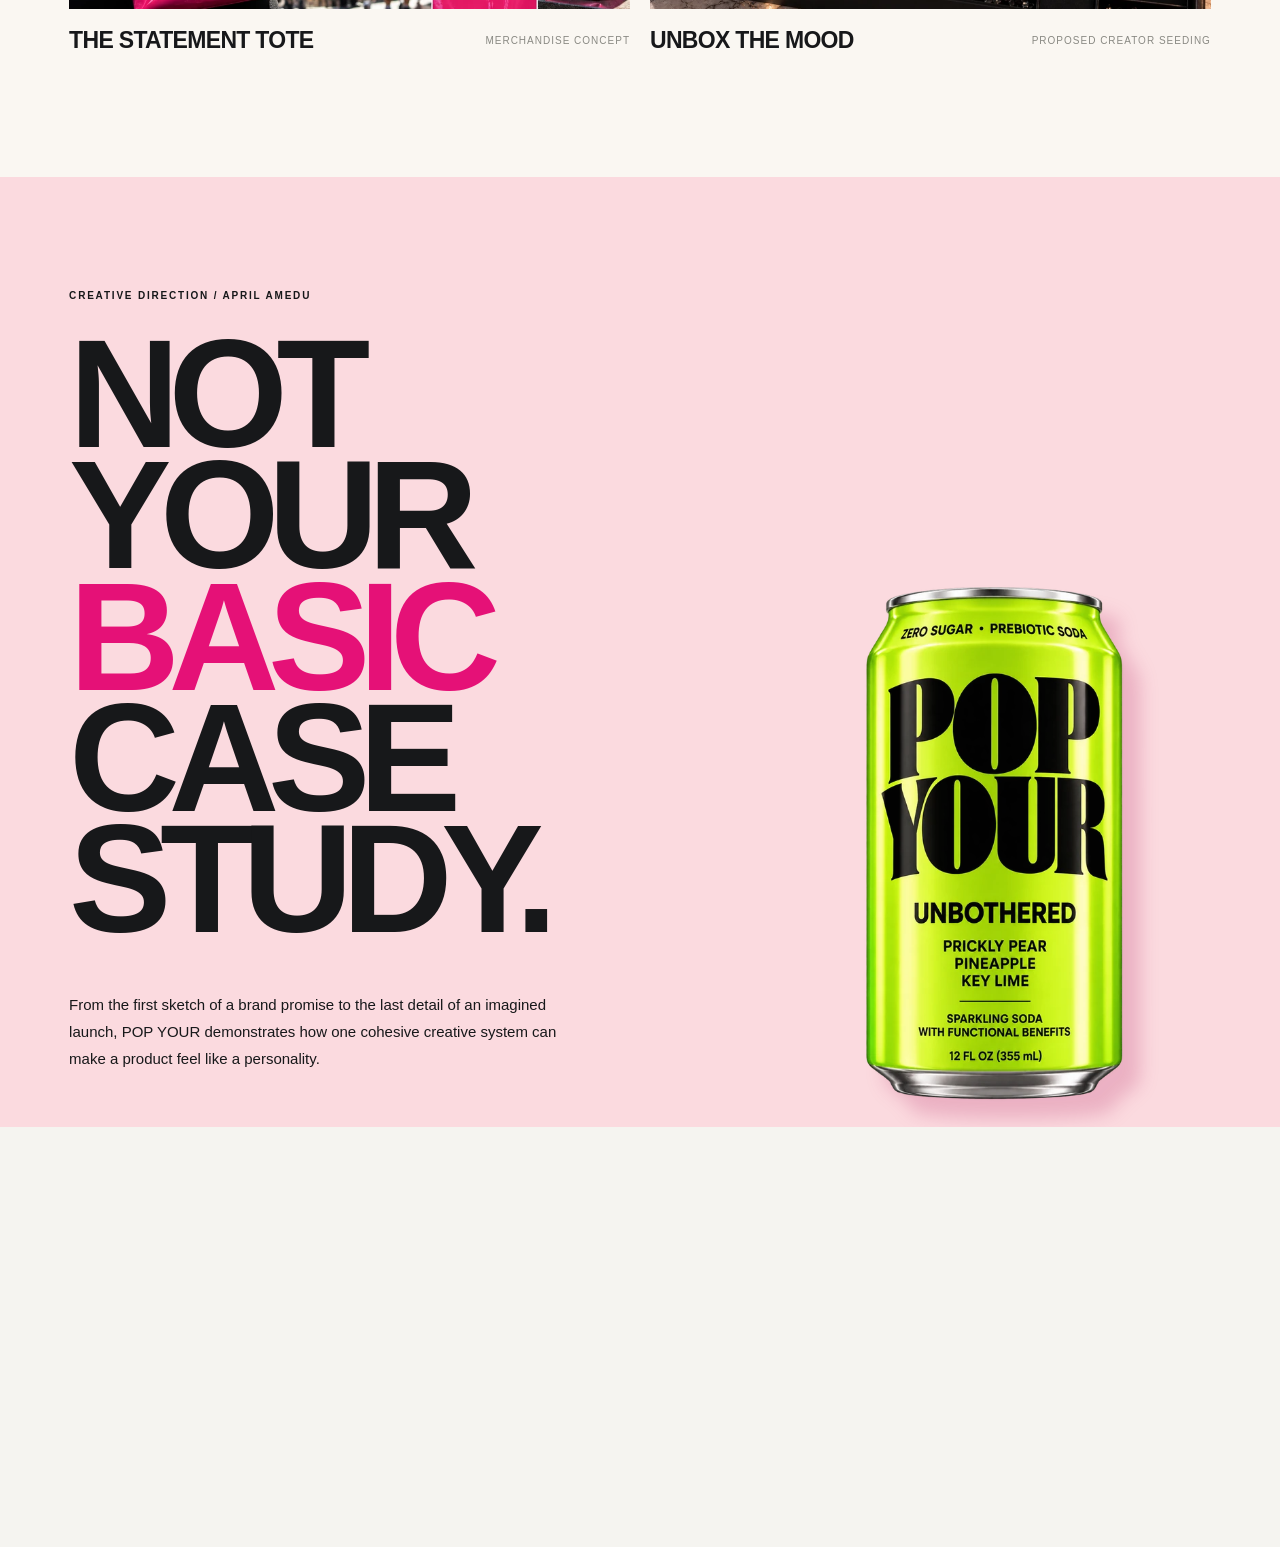
<file: case-studies/pop-your/index.html>
<!doctype html>
<html lang="en">
<head>
    <meta charset="utf-8">
    <meta name="viewport" content="width=device-width, initial-scale=1">
    <meta name="description" content="POP YOUR product and brand experience case study by April Amedu.">
    <meta name="theme-color" content="#fbf5f0">
    <title>Pop Your – April Amedu</title>
    <link rel="icon" href="/favicon.svg" type="image/svg+xml">
    <link rel="preconnect" href="https://fonts.googleapis.com">
    <link rel="preconnect" href="https://fonts.gstatic.com" crossorigin>
    <link href="https://fonts.googleapis.com/css2?family=Cormorant+Garamond:ital,wght@0,400;0,500;0,600;1,400&family=Montserrat:wght@400;500;600&display=swap" rel="stylesheet">
    <link rel="stylesheet" href="/assets/css/style.css">
    <link rel="stylesheet" href="/assets/css/pop-your.css">
</head>
<body class="wp-singular case_study-template-default single single-case_study postid-18 wp-theme-april-amedu">
<header class="site-header"><a class="brand" href="/">APRIL AMEDU</a><nav id="primary-navigation" class="main-nav" aria-label="Primary navigation"><ul id="menu-main-menu" class="nav-menu"><li id="menu-item-13" class="menu-item menu-item-type-custom menu-item-object-custom menu-item-13"><a href="/">HOME</a></li>
<li id="menu-item-12" class="menu-item menu-item-type-post_type menu-item-object-page menu-item-12"><a href="/experience/">EXPERIENCE</a></li>
<li id="menu-item-14" class="menu-item menu-item-type-post_type menu-item-object-page menu-item-14"><a href="/brands/">BRANDS</a></li>
<li id="menu-item-15" class="menu-item menu-item-type-post_type menu-item-object-page menu-item-15"><a href="/about/">ABOUT</a></li>
<li class="menu-item mobile-contact-menu-item"><a href="/contact/"><span>Contact Me</span><span class="mobile-contact-arrow" aria-hidden="true">&nearr;</span></a></li></ul></nav><a class="pill" href="/contact/">Contact Me <span class="round-arrow">↗</span></a><button class="menu-toggle" type="button" aria-controls="primary-navigation" aria-label="Open menu" aria-expanded="false"><span class="menu-toggle-icon" aria-hidden="true"></span></button></header>
<main class="pop-reference-page">
    <iframe
        id="pop-your-reference-frame"
        class="pop-reference-frame"
        src="/assets/pop-your-reference.html"
        title="POP YOUR product and brand experience case study"
        loading="eager"
    ></iframe>
</main>
<script>
(function () {
    'use strict';

    var frame = document.getElementById('pop-your-reference-frame');
    var resizeObserver;
    var mutationObserver;
    var resizeQueued = false;

    if (!frame) {
        return;
    }

    function queueResize() {
        if (resizeQueued) {
            return;
        }

        resizeQueued = true;
        window.requestAnimationFrame(function () {
            resizeQueued = false;
            syncReferencePage();
        });
    }

    function syncReferencePage() {
        var doc = frame.contentDocument;
        if (!doc) {
            return;
        }

        var topbar = doc.querySelector('.topbar');
        var footer = doc.querySelector('.footer');
        var fineprint = doc.querySelector('.fineprint');

        if (topbar) {
            topbar.style.display = 'none';
        }
        if (footer) {
            footer.style.display = 'none';
        }
        if (fineprint) {
            fineprint.style.display = 'none';
        }

        doc.documentElement.style.overflow = 'hidden';
        doc.body.style.overflow = 'hidden';
        frame.style.height = Math.max(
            doc.documentElement.scrollHeight,
            doc.body.scrollHeight,
            doc.documentElement.offsetHeight,
            doc.body.offsetHeight
        ) + 'px';
    }

    frame.addEventListener('load', function () {
        var doc = frame.contentDocument;

        syncReferencePage();

        [100, 500, 1200, 2500].forEach(function (delay) {
            window.setTimeout(queueResize, delay);
        });

        if (!doc) {
            return;
        }

        Array.prototype.forEach.call(doc.images, function (image) {
            if (!image.complete) {
                image.addEventListener('load', queueResize, { once: true });
                image.addEventListener('error', queueResize, { once: true });
            }
        });

        if (doc.fonts && doc.fonts.ready) {
            doc.fonts.ready.then(queueResize);
        }

        if ('ResizeObserver' in window) {
            resizeObserver = new ResizeObserver(queueResize);
            resizeObserver.observe(doc.documentElement);
            resizeObserver.observe(doc.body);
        }

        if ('MutationObserver' in window) {
            mutationObserver = new MutationObserver(queueResize);
            mutationObserver.observe(doc.body, {
                childList: true,
                subtree: true
            });
        }
    });

    window.addEventListener('resize', queueResize);
}());
</script>
<section class="contact site-wide-contact" id="site-contact">
    <img class="contact-art" src="/assets/images/Group%2048096040.png" alt="">
    <div class="contact-inner">
        <p class="section-kicker">Let's Connect</p>
        <h2>Let's Create<br><span class="accent">What's Next</span></h2>
        <p>I'm always open to new opportunities, collaborations, and creative projects. Whether you're looking to build a brand, develop a campaign, or simply want to connect—I'd love to hear from you.</p>
        <a class="pill" href="/contact/">Contact Me <span class="round-arrow">↗</span></a>
    </div>
</section>
    <script src="/assets/js/navigation.js" defer></script>
    <script src="/assets/js/static-site.js" defer></script>
</body>
</html>
</file>
<file: assets/css/style.css>
/*
Theme Name: April Amedu
Theme URI: https://example.com/april-amedu
Author: April Amedu
Description: Editorial portfolio theme for April Amedu, brand strategist and creative director.
Version: 1.0.0
Text Domain: april-amedu
*/

:root{--cream:#f8f0eb;--paper:#fbf5f0;--ink:#171616;--muted:#6f6965;--rose:#d79a98;--rose-light:#e8c6c4;--line:#dec2b8;--max:1240px}
*{box-sizing:border-box}html{scroll-behavior:smooth}body{margin:0;background:var(--cream);color:var(--ink);font-family:"Helvetica Neue",Arial,sans-serif;font-size:14px;line-height:1.55}a{color:inherit;text-decoration:none}img{max-width:100%;height:auto;display:block}.site-header{height:84px;padding:0 4.2vw;display:flex;align-items:center;justify-content:space-between;background:var(--cream);position:relative;z-index:10}.brand{font-family:Georgia,serif;font-size:19px;letter-spacing:.08em}.main-nav{display:flex;gap:34px;align-items:center;text-transform:uppercase;font-size:10px;color:#57514e;letter-spacing:.05em}.main-nav a:first-child{border-bottom:1px solid var(--rose);padding-bottom:9px}.pill{border:1px solid var(--rose-light);border-radius:999px;padding:11px 15px 11px 22px;text-transform:uppercase;font-size:10px;letter-spacing:.04em;display:flex;gap:14px;align-items:center}.round-arrow,.circle-arrow{display:inline-grid;place-items:center;width:28px;height:28px;border-radius:50%;border:1px solid currentColor;font-size:14px;line-height:1}.pill .round-arrow{background:var(--rose);color:white;border-color:var(--rose)}.menu-toggle{display:none;border:0;background:none;font-size:24px}.hero{min-height:560px;position:relative;overflow:hidden;display:grid;grid-template-columns:1fr 1.2fr 1fr;align-items:center;padding:42px 5.5vw 0;background:var(--paper)}.hero:before{content:"";position:absolute;width:45vw;height:45vw;max-width:610px;max-height:610px;background:radial-gradient(circle at center,#f9e4e0 0 33%,transparent 34%);border:1px solid #e5b8ad;border-radius:50%;left:31%;top:22%;opacity:.9}.hero:after{content:"";position:absolute;width:50vw;height:40vw;border:1px solid #e8c1b4;border-radius:50%;left:25%;top:24%;transform:rotate(-10deg);opacity:.9}.hero-copy,.hero-portrait{position:relative;z-index:1}.hero-copy{align-self:center}.hero-copy.right{padding-left:12%}.eyebrow,.section-kicker{font-size:10px;letter-spacing:.24em;color:#7a716c;text-transform:uppercase;margin:0 0 17px}.accent{color:var(--rose);font-style:italic}.hero h1{font:clamp(48px,5vw,82px)/.87 Georgia,serif;font-weight:400;letter-spacing:-.04em;margin:0 0 25px}.hero p{font-size:11px;color:var(--muted);max-width:240px;line-height:1.7}.hero-portrait{align-self:end;justify-self:center;width:min(340px,100%);height:480px;background:linear-gradient(150deg,#8d6d63,#d5b1a5 48%,#5a413a);border-radius:48% 48% 0 0;position:relative;overflow:hidden}.hero-portrait:before{content:"";position:absolute;width:145px;height:185px;left:calc(50% - 72px);top:85px;border-radius:50% 50% 45% 45%;background:linear-gradient(140deg,#3b2925,#b57968 55%,#4c2d27);box-shadow:0 82px 0 23px #f6f0ec}.hero-portrait:after{content:"";position:absolute;left:20%;right:20%;bottom:-12px;height:230px;border-radius:50% 50% 0 0;background:linear-gradient(120deg,#d9bdb7,#f5eee9 45%,#c8a7a0)}.hero-statbar{grid-column:1/-1;margin:0 -5.5vw;padding:17px 6vw;border-top:1px solid var(--rose);display:grid;grid-template-columns:repeat(4,1fr);text-align:center;background:var(--paper);position:relative;z-index:2}.stat{font:24px Georgia,serif;border-right:1px solid var(--line)}.stat:last-child{border:0}.stat small{display:block;font:9px Arial,sans-serif;color:#877b75;letter-spacing:.06em;text-transform:uppercase;margin-top:2px}.logo-strip{padding:54px 6vw 70px;text-align:center;background:var(--paper)}.logo-strip .section-kicker{color:var(--rose);margin-bottom:43px}.logos{display:flex;justify-content:space-around;align-items:center;gap:30px}.logo{font-weight:800;letter-spacing:-.06em;font-size:33px}.logo.red{color:#ca1425}.logo.blue{color:#163e67}.logo.world{font:700 23px Georgia,serif;color:#ba242d}.logo.urban{font-size:17px;letter-spacing:.08em;color:#2e2b2a}.section{padding:76px 5.3vw;background:var(--cream)}.section-head{display:flex;justify-content:space-between;gap:50px;align-items:end;margin-bottom:42px}.section-head h2{font:32px/1.2 Georgia,serif;font-weight:400;margin:0}.section-head p{max-width:380px;font-size:11px;color:var(--muted);margin:0}.projects{display:grid;grid-template-columns:1.2fr .85fr .85fr;grid-auto-rows:205px;gap:9px}.project{position:relative;background:#d6d6d6;padding:34px;color:white;display:flex;flex-direction:column;justify-content:end;overflow:hidden}.project.feature{background:linear-gradient(135deg,#9e1f38,#6d1534 45%,#160d1f);grid-row:span 1}.project.feature:before{content:"POP\A YOUR";white-space:pre;position:absolute;inset:4px 0 0;text-align:center;font:52px/.75 Georgia,serif;color:#aecb23;opacity:.9}.project h3{font:28px Georgia,serif;margin:0;position:relative}.project small{font-size:10px;opacity:.8;position:relative}.project .circle-arrow{align-self:end;position:absolute;right:18px;bottom:18px}.about{background:#f2e6e1;min-height:430px;padding:75px 13%;position:relative;overflow:hidden}.about:after{content:"";position:absolute;right:0;top:0;bottom:0;width:34%;background:linear-gradient(135deg,#dec4b6,#ad7b64);border-radius:60% 0 0 0;opacity:.65}.about-inner{position:relative;z-index:1;max-width:510px}.about h2{font:48px/.9 Georgia,serif;margin:0 0 25px}.about p{font-size:11px;max-width:430px;color:var(--muted)}.services{padding-bottom:85px}.service-grid{display:grid;grid-template-columns:repeat(4,1fr);gap:0}.service{padding:0 28px;border-right:1px solid var(--line)}.service:first-child{padding-left:0}.service:last-child{border:0}.service-icon{width:50px;height:50px;background:#f0dfda;border-radius:50%;display:grid;place-items:center;font-size:22px;color:#777;margin-bottom:24px}.service h3{font-size:14px;text-transform:uppercase;margin:0 0 14px}.service p{font-size:11px;color:var(--muted);max-width:200px}.quote{background:#dfc0bf;min-height:260px;padding:60px 13%;display:flex;align-items:center;gap:60px}.quote h2{font:30px/1.2 Georgia,serif;font-weight:400;text-align:center;margin:0;max-width:500px}.quote p{max-width:280px;font-size:11px}.contact{min-height:380px;padding:72px 13%;position:relative;overflow:hidden;background:var(--paper)}.contact:after{content:"";position:absolute;right:0;top:0;width:35%;height:100%;background:linear-gradient(130deg,#f4dfd5,#b99783);opacity:.7}.contact-inner{position:relative;z-index:1;max-width:900px}.contact h2{font:52px/.9 Georgia,serif;font-weight:400;margin:0 0 30px}.contact p{max-width:260px;font-size:11px;margin-left:47%;color:var(--muted)}.site-footer{padding:25px 5vw;font-size:10px;display:flex;justify-content:space-between;color:var(--muted);background:var(--cream)}
@media(max-width:900px){.site-header{height:72px}.main-nav{display:none}.menu-toggle{display:block}.hero{grid-template-columns:1fr 1fr;min-height:720px;padding-top:60px}.hero:before{left:16%;top:30%;width:70vw;height:70vw}.hero:after{left:8%;top:32%;width:80vw;height:55vw}.hero-copy.right{padding-left:0}.hero-portrait{position:absolute;bottom:75px;left:30%;width:38%;height:390px;opacity:.9}.hero-copy{z-index:2}.hero-copy.right{grid-column:2}.hero-statbar{margin:0 -5.5vw}.projects{grid-template-columns:1fr 1fr;grid-auto-rows:190px}.project.feature{grid-column:span 2}.service-grid{grid-template-columns:1fr 1fr;gap:42px 0}.service:nth-child(2){border:0}.service:nth-child(3){padding-left:0}.quote{display:block;text-align:center}.quote p{margin:28px auto 0}.contact p{margin-left:0}.contact:after{width:45%}}
@media(max-width:560px){.brand{font-size:16px}.hero{display:block;min-height:890px;padding:55px 8vw 0}.hero-copy{position:relative;margin-bottom:25px}.hero-copy.right{padding-top:260px}.hero h1{font-size:53px}.hero-portrait{left:25%;bottom:103px;width:50%;height:330px}.hero-statbar{grid-template-columns:repeat(2,1fr);gap:14px}.stat{font-size:18px;border:0}.logos{flex-wrap:wrap}.logo{font-size:25px}.logo.world{font-size:19px}.section{padding:58px 7vw}.section-head{display:block}.section-head p{margin-top:18px}.projects{grid-template-columns:1fr;grid-auto-rows:175px}.project.feature{grid-column:auto}.about{padding:60px 8vw;min-height:530px}.about:after{width:100%;height:40%;top:auto}.about h2,.contact h2{font-size:42px}.service-grid{grid-template-columns:1fr}.service{border:0;padding:0}.service:nth-child(3){padding:0}.contact{padding:60px 8vw}.contact:after{width:100%;height:35%;top:auto}.site-footer{display:block}.site-footer span{display:block;margin-bottom:8px}}

/* Exact editorial type system and reference header */
body{font-family:"Montserrat",Arial,sans-serif}
.brand,.hero h1,.stat,.section-head h2,.project h3,.about h2,.quote h2,.contact h2{font-family:"Cormorant Garamond",Georgia,serif}
.site-header{height:84px;padding:0 4.15vw;display:grid;grid-template-columns:1fr auto 1fr;align-items:center;background:#fbf5f0;border-top:1px solid #efd9d2;border-bottom:1px solid #f1dfd9}
.brand{font-size:27px;font-weight:500;line-height:1;letter-spacing:.015em}
.site-header>.brand{display:inline-block;justify-self:start;width:max-content;max-width:100%}
.main-nav{height:100%;gap:39px;justify-self:center;font-size:10px;font-weight:500;color:#2f2d2c;letter-spacing:0}
.main-nav a{height:100%;display:flex;align-items:center;position:relative}
.main-nav a:first-child{border:0;padding:0}
.main-nav a:first-child:after{content:"";position:absolute;left:0;right:0;bottom:22px;height:1px;background:#d89a98}
.site-header>.pill{justify-self:end;width:166px;height:57px;padding:6px 7px 6px 24px;justify-content:space-between;white-space:nowrap;line-height:1}
.site-header>.pill .round-arrow{width:42px;height:42px;flex:0 0 42px;font-size:16px}
.pill{border-color:#e5aaa5;font-weight:500;letter-spacing:0;display:inline-flex}
.menu-toggle{justify-self:end}
@media(max-width:900px){.site-header{height:72px;grid-template-columns:1fr auto}.main-nav,.site-header>.pill{display:none}.menu-toggle{display:block}}
@media(max-width:560px){.brand{font-size:22px}}

/* Site-wide typography: these are the only two active typefaces. */
body,body *{font-family:"Montserrat",sans-serif!important}
h1,h2,h3,h4,h5,h6,
.brand,
.hero h1,
.stat,
.section-head h2,
.project h3,
.project.feature:before,
.about h2,
.quote h2,
.contact h2{font-family:"Cormorant Garamond",serif!important}
h1 *,h2 *,h3 *,h4 *,h5 *,h6 *,
.hero h1 .accent,.about h2 .accent,.quote h2 .accent,.contact h2 .accent{font-family:"Cormorant Garamond",serif!important}

/* Supplied homepage assets */
.logos img{display:block;width:auto;max-width:22%;max-height:54px;object-fit:contain}
.about{padding-right:42%}
.about:after{display:none}
.about-image{position:absolute;z-index:0;right:0;top:0;width:38%;height:100%;object-fit:cover;object-position:center;-webkit-mask-image:linear-gradient(to right,transparent 0%,rgba(0,0,0,.12) 8%,#000 30%);mask-image:linear-gradient(to right,transparent 0%,rgba(0,0,0,.12) 8%,#000 30%)}
.service-icon img{width:23px;height:23px;object-fit:contain;opacity:.75}
.quote{position:relative;overflow:hidden;background:#dfc0bf}
.quote-art{position:absolute;z-index:0;inset:0;width:100%;height:100%;object-fit:cover}
.quote h2,.quote p{position:relative;z-index:1}
.contact:after{display:none}
.contact-art{position:absolute;z-index:0;inset:0;width:100%;height:100%;object-fit:cover;object-position:center}
.contact-inner{position:relative;z-index:1}
@media(max-width:900px){.about{padding-right:39%}.about-image{width:42%}.logos img{max-width:21%;max-height:44px}}
@media(max-width:560px){.logos img{max-width:42%;max-height:38px}.about{padding-right:8%;padding-bottom:250px}.about-image{top:auto;bottom:0;width:100%;height:240px;object-position:65% 56%;-webkit-mask-image:linear-gradient(to bottom,transparent 0%,rgba(0,0,0,.12) 8%,#000 32%);mask-image:linear-gradient(to bottom,transparent 0%,rgba(0,0,0,.12) 8%,#000 32%)}.quote-art{object-position:left center}.contact{padding-bottom:190px}.contact-art{object-position:72% center}}

/* Global 1400px responsive site canvas */
html{background:#fbf5f0}
body{width:100%;max-width:1400px;margin:0 auto!important;overflow-x:hidden;background:#fbf5f0}
.site-header,.hero,.hero-statbar,.logo-strip,.section,.site-footer{background-color:#fbf5f0}
@media(min-width:1400px){
  .site-header{padding-left:58px;padding-right:58px}
  .hero{padding-left:77px;padding-right:77px}
  .hero-statbar{margin-left:-77px;margin-right:-77px;padding-left:84px;padding-right:84px}
  .logo-strip{padding-left:84px;padding-right:84px}
  .section{padding-left:74px;padding-right:74px}
  .site-footer{padding-left:70px;padding-right:70px}
}

/* The supplied hero composition renders at its natural responsive dimensions. */
.hero:before,.hero:after{display:none}

/* Scale the hero artwork and seat it directly on the statistics divider. */
.hero-visual{align-self:end;justify-self:center;width:160%;max-width:750px;margin:0 0 -31px;position:relative;z-index:1}
.hero-center-image{display:block;width:100%;max-width:none;height:auto;margin:0}
.hero-headshot{position:absolute;z-index:2;left:45%;bottom:-1px;transform:translateX(-50%);width:100%;max-width:600px;height:auto}
@media(min-width:901px){.hero{min-height:700px}.hero-copy{align-self:start;margin-top:32px}}
@media(max-width:900px){.hero-visual{width:125%;max-width:540px}}
@media(max-width:560px){.hero-visual{width:100%;max-width:440px;margin:20px auto -1px}.hero-headshot{bottom:0;width:67%}}

/* Right hero call-to-action */
.hero-copy.right .text-link{display:flex;align-items:center;justify-content:space-between;gap:14px;width:100%;max-width:240px;margin-top:20px;color:#b57650;text-transform:uppercase;font-size:10px;font-weight:400;letter-spacing:.16em}
.hero-copy.right .text-link-label{display:block;flex:1;padding:0 0 7px;border-bottom:1px solid #b57650;white-space:nowrap}
.hero-copy.right .circle-arrow{width:44px;height:44px;flex:0 0 44px;border:1px solid #b57650;font-size:19px;font-weight:300}
@media(max-width:900px){.hero-copy.right .text-link{max-width:220px;font-size:9px;gap:12px}.hero-copy.right .circle-arrow{width:40px;height:40px;flex-basis:40px;font-size:17px}}

/* Readable site-wide type scale */
body{font-size:16px;line-height:1.65}
.main-nav{font-size:12px}
.pill{font-size:11px}
.eyebrow,.section-kicker{font-size:12px;line-height:1.5}
.hero h1{font-size:clamp(54px,5.25vw,88px)}
.hero p{font-size:14px;line-height:1.75;max-width:285px}
.stat{font-size:28px}
.stat small{font-size:11px;line-height:1.5}
.section-head h2{font-size:38px}
.section-head p{font-size:14px;line-height:1.7;max-width:440px}
.project h3{font-size:31px}
.project small{font-size:12px}
.about h2{font-size:54px;line-height:.95}
.about p{font-size:14px;line-height:1.75;max-width:500px}
.service h3{font-size:15px}
.service p{font-size:13px;line-height:1.7}
.quote h2{font-size:35px}
.quote p{font-size:14px;line-height:1.7}
.contact h2{font-size:58px;line-height:.95}
.contact p{font-size:14px;line-height:1.7;max-width:320px}
.site-footer{font-size:12px}
.hero-copy.right .text-link{font-size:11px}
.hero>.hero-copy:first-child>.pill{margin-bottom:28px}
.projects{grid-auto-rows:285px}
.quote{height:350px;min-height:350px}
@media(max-width:900px){.main-nav{font-size:11px}.hero p,.section-head p,.about p,.quote p,.contact p{font-size:13px}.hero-copy.right .text-link{font-size:10px}}
@media(max-width:900px){.projects{grid-auto-rows:240px}}
@media(max-width:560px){body{font-size:15px}.hero h1{font-size:56px}.section-head h2{font-size:34px}.about h2,.contact h2{font-size:46px}.stat{font-size:22px}.projects{grid-auto-rows:220px}.quote{height:auto;min-height:350px}}

/* Quote section composition */
.quote{display:grid;grid-template-columns:minmax(0,1fr) minmax(340px,440px) minmax(260px,320px) minmax(0,1fr);align-items:center;gap:44px;padding:0 28px}
.quote h2{grid-column:2;justify-self:center;width:100%;max-width:440px;margin:0;text-align:center;line-height:1.2}
.quote p{grid-column:3;justify-self:start;width:100%;max-width:320px;margin:0}
@media(max-width:900px){.quote{grid-template-columns:1.2fr .8fr;gap:30px;padding:45px 8vw}.quote h2{grid-column:1}.quote p{grid-column:2}}
@media(max-width:560px){.quote{display:flex;flex-direction:column;justify-content:center;gap:22px;padding:55px 8vw 125px}.quote h2,.quote p{width:100%;max-width:100%;text-align:center}}

/* Contact section composition */
.contact{display:flex;align-items:center;height:400px;min-height:400px;padding:0 8%;background:#fbf5f0}
.contact-art{object-position:center center}
.contact-inner{display:grid;grid-template-columns:minmax(300px,1fr) minmax(280px,.9fr);grid-template-rows:auto auto auto;width:78%;max-width:1050px;column-gap:76px;align-items:start}
.contact .section-kicker{grid-column:1;grid-row:1;margin:0 0 24px;color:#d78f8c}
.contact h2{grid-column:1;grid-row:2 / span 2;margin:0;font-size:58px;line-height:.92}
.contact p{grid-column:2;grid-row:2;margin:0;max-width:390px;font-size:13px;line-height:1.65;color:#4f4946}
.contact .pill{grid-column:2;grid-row:3;justify-self:start;width:148px;height:42px;margin-top:30px;padding:4px 5px 4px 20px;justify-content:space-between;white-space:nowrap}
.contact .pill .round-arrow{width:31px;height:31px;flex:0 0 31px}
@media(max-width:900px){.contact{padding:0 7%}.contact-inner{width:88%;grid-template-columns:1fr 1fr;column-gap:42px}.contact h2{font-size:50px}.contact p{font-size:12px}}
@media(max-width:560px){.contact{display:block;height:auto;min-height:650px;padding:58px 8% 210px}.contact-inner{display:block;width:100%;max-width:100%}.contact .section-kicker{margin-bottom:20px}.contact h2{font-size:46px}.contact p{margin-top:28px;max-width:100%}.contact .pill{display:flex;margin-top:24px}.contact-art{object-position:72% center}}

/* WordPress-managed primary navigation */
.main-nav .nav-menu{display:flex;align-items:center;gap:39px;height:100%;margin:0;padding:0;list-style:none}
.main-nav .nav-menu>li{height:100%;margin:0;padding:0}
.main-nav .nav-menu a{height:100%;display:flex;align-items:center;position:relative;white-space:nowrap}
.main-nav a:first-child:after{display:none}
.main-nav .current-menu-item>a:after,.main-nav .current_page_item>a:after{content:"";display:block;position:absolute;left:0;right:0;bottom:22px;height:1px;background:#d89a98}
.main-nav .sub-menu{position:absolute;top:70px;min-width:190px;margin:0;padding:12px 0;list-style:none;background:#fbf5f0;border:1px solid #efd9d2;box-shadow:0 12px 30px rgba(85,57,49,.08);opacity:0;visibility:hidden;transform:translateY(8px);transition:.2s ease}
.main-nav .menu-item-has-children{position:relative}
.main-nav .menu-item-has-children:hover>.sub-menu,.main-nav .menu-item-has-children:focus-within>.sub-menu{opacity:1;visibility:visible;transform:translateY(0)}
.main-nav .sub-menu li,.main-nav .sub-menu a{height:auto}
.main-nav .sub-menu a{padding:10px 18px}
.main-nav .sub-menu a:after{display:none!important}
@media(max-width:900px){
  .site-header.menu-open{z-index:100}
  .site-header.menu-open .main-nav{display:block;position:absolute;top:100%;left:0;right:0;height:auto;padding:18px 7vw 24px;background:#fbf5f0;border-bottom:1px solid #efd9d2;box-shadow:0 16px 30px rgba(85,57,49,.08)}
  .site-header.menu-open .nav-menu{display:block;height:auto}
  .site-header.menu-open .nav-menu>li{height:auto}
  .site-header.menu-open .main-nav a{height:auto;padding:12px 0;font-size:13px}
  .site-header.menu-open .main-nav .current-menu-item>a:after,.site-header.menu-open .main-nav .current_page_item>a:after{bottom:6px;right:auto;width:30px}
  .site-header.menu-open .sub-menu{position:static;display:block;min-width:0;padding:0 0 0 18px;border:0;box-shadow:none;opacity:1;visibility:visible;transform:none}
}

/* Contact page */
.contact-page-hero{position:relative;min-height:620px;display:flex;align-items:center;overflow:hidden;padding:80px 9%}
.contact-page-hero>img{position:absolute;inset:0;width:100%;height:100%;object-fit:cover;object-position:center}
.contact-page-inner{position:relative;z-index:1;width:78%;display:grid;grid-template-columns:1fr 1fr;column-gap:80px;align-items:center}
.contact-page-inner>.section-kicker{grid-column:1;margin-bottom:24px;color:#d78f8c}
.contact-page-inner h1{grid-column:1;margin:0;font-size:clamp(64px,7vw,100px);font-weight:400;line-height:.9}
.contact-page-copy{grid-column:2;grid-row:1 / span 2;max-width:430px}
.contact-page-copy p{font-size:16px;line-height:1.8;margin:0 0 30px}
.contact-details{padding:100px 9%;text-align:center;background:#e7c9c7}
.contact-details h2{font-size:clamp(42px,5vw,70px);font-weight:400;margin:0 0 24px}
.contact-details>a{font-size:18px;border-bottom:1px solid currentColor;padding-bottom:5px}

/* Case study pages */
.case-study-hero{min-height:520px;padding:80px 9%;display:flex;flex-direction:column;justify-content:center;background:#f2e2de}
.case-study-back{align-self:flex-start;margin-bottom:70px;text-transform:uppercase;font-size:12px;letter-spacing:.14em}
.case-study-hero h1{max-width:950px;margin:0;font-size:clamp(68px,8vw,118px);font-weight:400;line-height:.88}
.case-study-excerpt{max-width:620px;margin:30px 0 0;font-size:17px;line-height:1.75;color:var(--muted)}
.case-study-image{max-height:780px;overflow:hidden}
.case-study-image img{width:100%;height:100%;object-fit:cover}
.case-study-content{max-width:850px;margin:0 auto;padding:100px 7%;font-size:17px;line-height:1.9}
.case-study-content h2,.case-study-content h3{font-size:clamp(36px,4vw,56px);font-weight:400;line-height:1;margin:60px 0 24px}
.case-study-content p{margin:0 0 28px}
.case-study-footer{padding:0 7% 100px;text-align:center}
.case-study-footer .pill{justify-content:center;margin:auto}
@media(max-width:700px){.contact-page-hero{min-height:720px;padding:60px 8% 220px}.contact-page-hero>img{object-position:72% center}.contact-page-inner{display:block;width:100%}.contact-page-inner h1{font-size:58px}.contact-page-copy{margin-top:36px}.contact-details{padding:75px 8%}.case-study-hero{min-height:460px;padding:60px 8%}.case-study-back{margin-bottom:50px}.case-study-hero h1{font-size:62px}.case-study-excerpt,.case-study-content{font-size:15px}.case-study-content{padding:70px 8%}}

/* About page */
.about-page{background:#fbf5f0}
.about-label{display:flex;align-items:center;gap:14px;margin:0 0 34px;font-size:14px;color:#4f4946}
.about-label:after{content:"";display:block;width:78px;height:1px;background:#d99591}
.about-hero{min-height:780px;display:grid;grid-template-columns:46% 54%;align-items:stretch;padding:34px 6% 0;overflow:hidden}
.about-hero-visual{position:relative;align-self:end;height:100%;min-height:720px}
.about-hero-arch{position:absolute;left:48%;bottom:-30px;transform:translateX(-50%);width:170%;max-width:1000px;height:auto}
.about-hero-person{position:absolute;z-index:2;left:48%;bottom:0;transform:translateX(-50%);width:124%;max-width:780px;height:auto}
.about-hero-copy{align-self:center;padding:0 0 35px 7%}
.about-hero-copy h1{margin:0 0 42px;font-size:clamp(66px,6vw,92px);font-weight:400;line-height:.88;letter-spacing:-.025em}
.about-hero-copy>p:not(.about-label){max-width:650px;margin:0 0 42px;font-size:15px;line-height:1.75;color:#514b47}
.about-hero-copy>.pill{width:180px;height:48px;justify-content:space-between;padding:5px 6px 5px 23px}
.about-hero-copy>.pill .round-arrow{width:35px;height:35px}
.about-stats{min-height:150px;display:grid;grid-template-columns:repeat(4,1fr);align-items:center;padding:20px 5%;border-top:1px solid #d99591}
.about-stats .stat{text-align:center;border-right:1px solid #dfbab5}
.about-stats .stat:last-child{border-right:0}
.about-journey{min-height:430px;display:grid;grid-template-columns:1.1fr .9fr;align-items:center;gap:80px;padding:80px 7%}
.about-journey h2{margin:0;font-size:clamp(55px,5.2vw,78px);font-weight:400;line-height:1.05}
.about-journey>p{max-width:580px;margin:70px 0 0;font-size:15px;line-height:1.75;color:#514b47}
.about-drives{min-height:680px;display:grid;grid-template-columns:48% 52%;background:#f8efeb}
.about-drives-image{height:100%;min-height:680px;overflow:hidden}
.about-drives-image img{width:100%;height:100%;object-fit:cover;object-position:center}
.about-drives-copy{display:flex;flex-direction:column;justify-content:center;padding:68px 8% 56px 5%}
.about-drives-copy h2{margin:0 0 36px;font-size:clamp(52px,4.8vw,72px);font-weight:400;line-height:1.02}
.about-drives-copy>p:not(.about-label){max-width:680px;margin:0 0 42px;font-size:14px;line-height:1.75;color:#514b47}
.about-values{display:grid;grid-template-columns:repeat(3,1fr);gap:0}
.about-values article{padding:0 24px;border-right:1px solid #dfbab5}
.about-values article:first-child{padding-left:0}
.about-values article:last-child{border-right:0}
.value-icon{display:grid;place-items:center;width:66px;height:66px;margin-bottom:20px;border-radius:50%;background:#eedddb;color:#776e69;font-size:22px}
.about-values h3{margin:0 0 12px;font-size:14px;text-transform:none}
.about-values p{margin:0;font-size:11px;line-height:1.6;color:#6f6965}
.about-expertise{min-height:540px;display:grid;grid-template-columns:42% 58%;align-items:center;gap:55px;padding:85px 7%}
.about-expertise h2{margin:0;font-size:clamp(56px,5vw,76px);font-weight:400;line-height:1.05}
.expertise-list{display:grid;grid-template-columns:repeat(3,1fr);gap:14px}
.expertise-list span{display:flex;align-items:center;justify-content:center;min-height:54px;padding:10px 16px;border-radius:999px;background:#e4c3c1;text-align:center;font-size:11px;font-weight:500;color:#5f5551}
.about-contact{border-top:1px solid #d9aca6}
@media(max-width:1000px){.about-hero{grid-template-columns:44% 56%;padding-left:3%;padding-right:4%}.about-hero-arch{left:46%;width:145%}.about-hero-person{left:46%;width:105%}.about-hero-copy h1{font-size:64px}.about-drives-copy{padding-left:7%;padding-right:6%}.about-values article{padding:0 14px}.about-expertise{grid-template-columns:38% 62%;gap:35px}.expertise-list{grid-template-columns:repeat(2,1fr)}}
@media(max-width:760px){.about-label{margin-bottom:22px}.about-hero{display:flex;flex-direction:column-reverse;min-height:0;padding:55px 7% 0}.about-hero-copy{padding:0}.about-hero-copy h1{font-size:58px;margin-bottom:28px}.about-hero-copy>p:not(.about-label){font-size:14px;margin-bottom:28px}.about-hero-visual{min-height:520px;margin-top:20px}.about-hero-arch{width:125%;bottom:-15px}.about-hero-person{width:78%}.about-stats{grid-template-columns:repeat(2,1fr);gap:24px 0;padding:30px 5%}.about-stats .stat:nth-child(2){border-right:0}.about-journey{display:block;min-height:0;padding:70px 7%}.about-journey h2{font-size:50px}.about-journey>p{margin-top:36px}.about-drives{display:block}.about-drives-image{min-height:500px;height:500px}.about-drives-copy{padding:65px 7%}.about-drives-copy h2{font-size:49px}.about-values{gap:25px}.about-values article{padding:0;border:0}.about-expertise{display:block;min-height:0;padding:75px 7%}.about-expertise h2{font-size:52px;margin-bottom:50px}.expertise-list{grid-template-columns:repeat(2,1fr)}}
@media(max-width:480px){.about-hero-copy h1{font-size:48px}.about-hero-visual{min-height:430px}.about-hero-person{width:86%}.about-stats .stat{font-size:25px}.about-journey h2,.about-drives-copy h2,.about-expertise h2{font-size:42px}.about-drives-image{height:390px;min-height:390px}.about-values{grid-template-columns:1fr}.about-values article{display:grid;grid-template-columns:55px 1fr;column-gap:15px;align-items:center}.value-icon{grid-row:1 / span 2;width:52px;height:52px;margin:0}.about-values h3{margin:0}.about-values p{margin-bottom:20px}.expertise-list{grid-template-columns:1fr}}

/* Experience page */
.experience-page{background:#fbf5f0}
.experience-hero{position:relative;min-height:680px;display:grid;grid-template-columns:48% 52%;overflow:hidden}
.experience-hero:before{content:"";position:absolute;z-index:0;width:620px;height:620px;left:40%;bottom:-260px;border-radius:50%;background:#f4d8d6;opacity:.75}
.experience-hero-copy{position:relative;z-index:2;align-self:center;padding:40px 8% 55px 14%}
.experience-hero-copy h1{margin:0 0 52px;font-size:clamp(70px,6.2vw,96px);font-weight:400;line-height:.86;letter-spacing:-.025em}
.experience-hero-copy>p:not(.about-label){max-width:610px;margin:0 0 50px;font-size:15px;line-height:1.75;color:#514b47}
.experience-hero-copy>.pill{width:180px;height:48px;justify-content:space-between;padding:5px 6px 5px 23px}
.experience-hero-copy>.pill .round-arrow{width:35px;height:35px}
.experience-hero-image{position:relative;z-index:1;align-self:stretch;overflow:hidden;margin-top:20px}
.experience-hero-image img{width:100%;height:100%;object-fit:cover;object-position:left center}
.experience-stats{min-height:180px;display:grid;grid-template-columns:repeat(4,1fr);align-items:center;padding:25px 5%}
.experience-stats .stat{text-align:center;border-right:1px solid #dfbab5}
.experience-stats .stat:last-child{border-right:0}
.career-timeline{padding:90px 6.5% 100px}
.career-heading{display:grid;grid-template-columns:1fr .8fr;align-items:end;gap:90px;margin:0 2% 75px}
.career-heading h2{margin:0;font-size:clamp(62px,5.6vw,86px);font-weight:400;line-height:1.02}
.career-heading>p{max-width:560px;margin:0 0 18px;font-size:15px;line-height:1.75;color:#514b47}
.career-cards{display:grid;gap:24px}
.career-card{display:grid;grid-template-columns:275px minmax(0,1fr) 175px;align-items:center;gap:42px;min-height:190px;padding:30px 34px;background:#fcf3f2;border-radius:10px}
.career-logo{height:100%;display:flex;align-items:center;justify-content:center;padding:20px 35px;border-right:1px solid #dfbab5}
.career-logo img{width:auto;max-width:190px;max-height:65px;object-fit:contain}
.career-role h3{display:flex;align-items:center;gap:16px;margin:0 0 22px;font-size:18px;font-weight:600;line-height:1.35}
.career-role h3 span{padding-left:16px;border-left:2px solid #dcaaa5}
.career-role ul{margin:0;padding-left:20px;color:#5d5652}
.career-role li{margin:0 0 10px;font-size:12px;line-height:1.55}
.career-date{align-self:start;justify-self:end;min-width:160px;margin:0;padding:12px 18px;border:1px solid #dda6a1;border-radius:999px;text-align:center;font-size:11px;color:#5b5350}
.experience-contact{border-top:1px solid #d9aca6}
@media(max-width:1050px){.experience-hero-copy{padding-left:9%}.experience-hero-copy h1{font-size:66px}.career-card{grid-template-columns:210px minmax(0,1fr) 150px;gap:28px}.career-logo{padding:20px}.career-date{min-width:140px}.career-role h3{display:block}.career-role h3 span{display:block;margin-top:8px;padding:0;border:0}}
@media(max-width:780px){.experience-hero{display:flex;flex-direction:column;min-height:0}.experience-hero:before{left:-15%;bottom:15%;width:520px;height:520px}.experience-hero-copy{padding:65px 7% 50px}.experience-hero-copy h1{font-size:58px;margin-bottom:32px}.experience-hero-copy>p:not(.about-label){font-size:14px;margin-bottom:30px}.experience-hero-image{height:520px;margin:0}.experience-stats{grid-template-columns:repeat(2,1fr);gap:25px 0;padding:35px 5%}.experience-stats .stat:nth-child(2){border-right:0}.career-timeline{padding:70px 7%}.career-heading{display:block;margin:0 0 50px}.career-heading h2{font-size:54px}.career-heading>p{margin-top:30px}.career-card{grid-template-columns:140px minmax(0,1fr);gap:25px;padding:28px 24px}.career-logo{grid-row:1 / span 2;padding:12px}.career-logo img{max-width:110px}.career-date{grid-column:2;grid-row:1;align-self:start;justify-self:end}.career-role{grid-column:2;grid-row:2}.career-role h3{padding-right:0}}
@media(max-width:520px){.experience-hero-copy h1{font-size:48px}.experience-hero-image{height:400px}.career-heading h2{font-size:46px}.career-card{display:block;padding:28px 22px}.career-logo{height:85px;margin-bottom:24px;border-right:0;border-bottom:1px solid #dfbab5}.career-logo img{max-width:150px}.career-date{display:inline-block;margin-bottom:20px}.career-role h3{font-size:17px}.career-role li{font-size:13px}}

/* Brands page */
.brands-page{background:#fbf5f0}
.brands-hero{position:relative;min-height:680px;display:grid;grid-template-columns:48% 52%;overflow:hidden}
.brands-hero:before{content:"";position:absolute;z-index:0;width:650px;height:650px;left:39%;bottom:-290px;border-radius:50%;background:#f4d8d6;opacity:.8}
.brands-hero-copy{position:relative;z-index:2;align-self:center;padding:40px 8% 40px 14%}
.brands-hero-copy h1{margin:0 0 52px;font-size:clamp(74px,6.4vw,100px);font-weight:400;line-height:.9;letter-spacing:-.025em}
.brands-hero-copy>p:not(.about-label){max-width:560px;margin:0 0 52px;font-size:15px;line-height:1.75;color:#514b47}
.brands-hero-copy>.pill{width:190px;height:50px;justify-content:space-between;padding:5px 6px 5px 24px}
.brands-hero-copy>.pill .round-arrow{width:37px;height:37px}
.brands-hero-image{position:relative;z-index:1;align-self:stretch;overflow:hidden;margin-top:22px}
.brands-hero-image:after{content:"";position:absolute;inset:16px 7% 0 0;border-radius:52% 52% 0 0 / 38% 38% 0 0;box-shadow:35px 0 0 rgba(232,194,190,.38);pointer-events:none}
.brands-hero-image img{width:100%;height:100%;object-fit:cover;object-position:left center}
.brands-stats{min-height:175px;display:grid;grid-template-columns:repeat(4,1fr);align-items:center;padding:25px 5%}
.brands-stats .stat{text-align:center;border-right:1px solid #dfbab5}
.brands-stats .stat:last-child{border-right:0}
.brand-ventures{display:grid;gap:48px;padding:70px 7% 105px}
.brand-feature{min-height:440px;display:grid;grid-template-columns:58% 42%;overflow:hidden;border-radius:10px;background:#fcf3f2}
.brand-feature-copy{display:flex;flex-direction:column;justify-content:center;padding:58px 10%}
.brand-eyebrow{margin:0 0 38px;text-transform:uppercase;font-size:12px;letter-spacing:.32em;color:#554d49}
.brand-feature h2{margin:0 0 34px;font-size:clamp(58px,5vw,78px);font-weight:400;line-height:.95}
.brand-feature-copy>p:not(.brand-eyebrow){max-width:520px;margin:0 0 44px;font-size:15px;line-height:1.75;color:#514b47}
.brand-feature .pill{width:170px;height:48px;justify-content:space-between;padding:5px 6px 5px 24px}
.brand-feature .pill .round-arrow{width:35px;height:35px}
.brand-feature-media{min-height:440px;background:#d8d8d8}
.brands-contact{border-top:1px solid #d9aca6}
@media(max-width:1000px){.brands-hero-copy{padding-left:9%}.brands-hero-copy h1{font-size:68px}.brand-feature{grid-template-columns:55% 45%}.brand-feature-copy{padding:50px 9%}.brand-feature h2{font-size:56px}}
@media(max-width:760px){.brands-hero{display:flex;flex-direction:column;min-height:0}.brands-hero:before{left:-15%;bottom:15%;width:520px;height:520px}.brands-hero-copy{padding:65px 7% 50px}.brands-hero-copy h1{font-size:58px;margin-bottom:32px}.brands-hero-copy>p:not(.about-label){font-size:14px;margin-bottom:30px}.brands-hero-image{height:520px;margin:0}.brands-stats{grid-template-columns:repeat(2,1fr);gap:25px 0;padding:35px 5%}.brands-stats .stat:nth-child(2){border-right:0}.brand-ventures{padding:55px 7% 75px;gap:30px}.brand-feature{display:flex;flex-direction:column;min-height:0}.brand-feature-copy{padding:48px 8%}.brand-feature-media{min-height:320px}.brand-eyebrow{margin-bottom:25px}.brand-feature h2{font-size:52px}.brand-feature-copy>p:not(.brand-eyebrow){font-size:14px;margin-bottom:30px}}
@media(max-width:480px){.brands-hero-copy h1{font-size:48px}.brands-hero-image{height:400px}.brand-feature h2{font-size:44px}.brand-feature-media{min-height:250px}}

/* Contact form page */
.screen-reader-text{position:absolute!important;width:1px;height:1px;padding:0;margin:-1px;overflow:hidden;clip:rect(0,0,0,0);white-space:nowrap;border:0}
.contact-form-section{min-height:900px;display:grid;grid-template-columns:45% 55%;align-items:center;gap:45px;padding:75px 6%;background:#fbf3ef}
.contact-intro{padding:0 4%}
.contact-intro .about-label{margin-bottom:60px;text-transform:uppercase;font-size:16px;letter-spacing:.02em}
.contact-intro h1{margin:0 0 60px;font-size:clamp(72px,6.5vw,104px);font-weight:400;line-height:.9;letter-spacing:-.025em}
.contact-intro>p:not(.about-label){max-width:540px;margin:0;font-size:16px;line-height:1.75;color:#514b47}
.contact-form-card{min-height:690px;padding:52px 66px 58px;border-radius:20px;background:#fff}
.contact-form-card h2{margin:0 0 45px;font-size:52px;font-weight:400;line-height:1}
.form-notice{margin:-20px 0 25px;padding:12px 16px;border-radius:8px;font-size:13px}
.form-notice.success{background:#edf5ed;color:#3f6945}
.form-notice.error{background:#fae8e6;color:#8b4844}
.contact-message-form{display:grid;grid-template-columns:1fr 1fr;gap:10px}
.contact-message-form label{display:block}
.contact-message-form input,.contact-message-form textarea{width:100%;border:1px solid #dc9591;background:#fff;color:#312e2c;font-size:16px;outline:0;transition:border-color .2s,box-shadow .2s}
.contact-message-form input{height:82px;padding:0 38px;border-radius:999px}
.contact-message-form textarea{height:225px;padding:32px 38px;border-radius:20px;resize:vertical}
.contact-message-form input::placeholder,.contact-message-form textarea::placeholder{color:#77706c;opacity:1}
.contact-message-form input:focus,.contact-message-form textarea:focus{border-color:#bd706c;box-shadow:0 0 0 3px rgba(215,154,152,.18)}
.contact-message-form .form-subject,.contact-message-form .form-message{grid-column:1 / -1}
.contact-honeypot{position:absolute!important;left:-9999px!important}
.contact-message-form button{grid-column:1 / -1;display:flex;align-items:center;justify-content:space-between;width:290px;height:64px;margin-top:30px;padding:5px 6px 5px 36px;border:0;border-radius:999px;background:#d79794;color:#fff;font-size:16px;cursor:pointer}
.contact-message-form button span{display:grid;place-items:center;width:52px;height:52px;border-radius:50%;background:#fff;color:#6f6965;font-size:23px;transform:rotate(-15deg)}
.contact-message-form button:hover{background:#c9827f}
.contact-message-form button:disabled{cursor:wait;opacity:.7}
.contact-form-status{grid-column:1 / -1;margin:16px 0 0;color:#6f6965;font-size:13px;line-height:1.6}
.contact-page-closing{height:440px;min-height:440px}
@media(max-width:1000px){.contact-form-section{grid-template-columns:40% 60%;gap:25px;padding:65px 4%}.contact-intro h1{font-size:68px}.contact-intro>p:not(.about-label){font-size:14px}.contact-form-card{padding:45px 38px}.contact-form-card h2{font-size:46px}.contact-message-form input{padding:0 25px}}
@media(max-width:760px){.contact-form-section{display:block;min-height:0;padding:65px 7%}.contact-intro{padding:0;margin-bottom:50px}.contact-intro .about-label{margin-bottom:32px}.contact-intro h1{font-size:58px;margin-bottom:35px}.contact-form-card{min-height:0;padding:42px 28px;border-radius:16px}.contact-message-form{grid-template-columns:1fr}.contact-message-form label,.contact-message-form .form-subject,.contact-message-form .form-message{grid-column:1}.contact-message-form input{height:66px}.contact-message-form textarea{height:190px}.contact-message-form button{width:250px;height:58px}.contact-message-form button span{width:46px;height:46px}.contact-page-closing{height:auto;min-height:650px}}
@media(max-width:420px){.contact-intro h1{font-size:48px}.contact-form-card{padding:35px 18px}.contact-form-card h2{font-size:40px}.contact-message-form input,.contact-message-form textarea{padding-left:20px;padding-right:20px}.contact-message-form button{width:100%}}

/* Meal to Heal case study */
.meal-case{--meal-ink:#183f2a;--meal-green:#557d45;--meal-lime:#bed64c;--meal-coral:#ef684f;--meal-pink:#f4d8d2;--meal-paper:#fbf6ef;background:var(--meal-paper);color:#2e332d}
.meal-case h1,.meal-case h2,.meal-case em,.meal-case blockquote{font-family:"Cormorant Garamond",serif!important}.meal-case em{color:var(--meal-coral);font-weight:400}.meal-section-number,.meal-kicker{margin:0 0 24px;text-transform:uppercase;font-size:10px;letter-spacing:.14em;color:#d37d6d}.meal-hero{position:relative;min-height:630px;display:grid;grid-template-columns:46% 54%;align-items:center;padding:55px 7% 30px;overflow:hidden}.meal-hero:before,.meal-hero:after{content:"";position:absolute;border:1px solid #e7bcb4;border-radius:50%;pointer-events:none}.meal-hero:before{width:430px;height:430px;right:9%;top:105px}.meal-hero:after{width:510px;height:510px;right:2%;top:55px}.meal-hero-copy{position:relative;z-index:2;max-width:560px}.meal-hero-copy h1{margin:0 0 34px;font-size:clamp(70px,6vw,96px);font-weight:400;line-height:.8}.meal-hero-copy h1 span{color:var(--meal-coral);font-style:italic}.meal-hero-copy>p:not(.meal-kicker){max-width:480px;margin:0 0 28px;font-size:14px;line-height:1.7}.meal-hero-copy>a{display:inline-flex;align-items:center;gap:18px;text-transform:uppercase;font-size:10px;letter-spacing:.12em}.meal-hero-copy>a span{display:grid;place-items:center;width:30px;height:30px;border:1px solid #df9a8f;border-radius:50%}.meal-hero-art{position:relative;z-index:1;justify-self:end;width:92%;max-width:650px;padding:18px}.meal-hero-art img{width:100%;border-radius:4px;transform:rotate(2deg);box-shadow:0 20px 50px rgba(76,52,35,.08)}.meal-concept-note{position:absolute;right:7%;top:35px;margin:0;font-size:10px}.meal-meta{display:grid;grid-template-columns:repeat(4,1fr);margin:0 7%;border:1px solid #ead2ca;background:#fff9f5}.meal-meta>div{padding:20px 24px;border-right:1px solid #ead2ca}.meal-meta>div:last-child{border:0}.meal-meta small,.meal-meta strong{display:block}.meal-meta small{margin-bottom:7px;text-transform:uppercase;font-size:9px;letter-spacing:.12em;color:#d37d6d}.meal-meta strong{font-size:12px;font-weight:500}.meal-opportunity,.meal-strategy>header,.meal-design-system>header,.meal-education>header,.meal-activation>header,.meal-awareness>header,.meal-merch>header{display:grid;grid-template-columns:1fr 1fr;gap:90px;align-items:center;max-width:1160px;margin:auto}.meal-opportunity{padding:110px 7%}.meal-opportunity h2,.meal-strategy h2,.meal-design-system h2,.meal-education h2,.meal-activation h2,.meal-awareness h2,.meal-merch h2,.meal-learning h2,.meal-partnership h2{margin:0;font-size:clamp(52px,5vw,76px);font-weight:400;line-height:.92}.meal-opportunity>div:last-child>p,.meal-strategy header>p,.meal-design-system header>p,.meal-education header>p,.meal-activation header>p,.meal-awareness header>p,.meal-merch header>p,.meal-learning p,.meal-partnership p{font-size:14px;line-height:1.75}.meal-opportunity blockquote,.meal-partnership blockquote{margin:28px 0 0;padding-left:25px;border-left:2px solid #e9a296;font-size:28px;font-weight:600;line-height:1.05}.meal-identity{display:grid;grid-template-columns:46% 54%;min-height:520px;background:var(--meal-pink)}.meal-logo-card{display:flex;align-items:center;justify-content:center;padding:55px 9%}.meal-logo-card img{width:100%;max-width:460px;border:10px solid #fff9f3}.meal-identity-copy{display:flex;flex-direction:column;justify-content:center;padding:65px 12% 65px 7%}.meal-overline{margin:0 0 18px;text-transform:uppercase;font-size:10px;font-weight:600}.meal-identity-copy h2{margin:0 0 28px;font-size:clamp(52px,5vw,74px);font-weight:400;line-height:.9}.meal-identity-copy>p:not(.meal-section-number):not(.meal-overline){max-width:580px;font-size:14px;line-height:1.75}.meal-swatches{display:flex;gap:8px;margin:24px 0 12px}.meal-swatches span{width:58px;height:40px}.meal-swatches span:nth-child(1){background:#183f2a}.meal-swatches span:nth-child(2){background:#92b73f}.meal-swatches span:nth-child(3){background:#ef684f}.meal-swatches span:nth-child(4){background:#f2c45e}.meal-identity-copy small{font-size:9px;text-transform:uppercase;letter-spacing:.08em}.meal-strategy,.meal-education{padding:105px 7%}.meal-pillars{display:grid;grid-template-columns:repeat(4,1fr);max-width:1160px;margin:60px auto 0;border:1px solid #ead2ca}.meal-pillars>div{min-height:135px;padding:24px;border-right:1px solid #ead2ca}.meal-pillars>div:last-child{border:0}.meal-pillars b,.meal-pillars strong{display:block}.meal-pillars b{margin-bottom:18px;color:#dc8b7d;font-size:11px}.meal-pillars strong{margin-bottom:8px;font-size:12px}.meal-pillars p{margin:0;font-size:10px;line-height:1.55}.meal-design-system{padding:100px 7%;border-top:1px solid #ead2ca}.meal-design-gallery{display:grid;grid-template-columns:1fr 1fr;gap:45px;max-width:940px;margin:70px auto 0}.meal-design-gallery figure,.meal-activation-grid figure,.meal-awareness-grid figure,.meal-merch-grid figure{margin:0}.meal-design-gallery figure:nth-child(2){margin-top:130px}.meal-design-gallery img{width:100%;border-radius:9px;background:#f2d8d2;padding:10px}.meal-design-gallery figcaption,.meal-activation-grid figcaption,.meal-awareness-grid figcaption,.meal-merch-grid figcaption{padding:12px 3px 0;font-size:9px;color:#766d67}.meal-education{border-top:1px solid #ead2ca}.meal-activation{padding:100px 7%;border-top:1px solid #ead2ca}.meal-activation-grid{display:grid;grid-template-columns:1fr 1fr;gap:35px;max-width:1120px;margin:70px auto 0}.meal-activation-grid img{width:100%;border-radius:8px;background:#f2d8d2;padding:10px}.meal-learning{display:grid;grid-template-columns:1fr 1fr;align-items:center;gap:90px;padding:105px 12%;border-top:1px solid #ead2ca}.meal-learning>div{max-width:520px}.meal-learning>div>p:not(.meal-section-number){margin:35px 0 30px}.meal-learning small,.meal-partnership small{font-size:9px;text-transform:uppercase;letter-spacing:.12em}.meal-learning>img{width:100%;max-width:500px;justify-self:end;border-radius:8px;background:#f2d8d2;padding:10px}.meal-awareness{padding:105px 7%;background:var(--meal-pink)}.meal-awareness-grid{display:grid;grid-template-columns:repeat(3,1fr);gap:24px;max-width:1180px;margin:70px auto 0}.meal-awareness-grid img{width:100%;border-radius:5px}.meal-partnership{display:grid;grid-template-columns:1fr 1fr;align-items:center;gap:90px;padding:100px 11%}.meal-partnership>img{width:100%;max-width:470px;border-radius:8px;background:#f2d8d2;padding:10px}.meal-partnership blockquote{margin-bottom:28px;color:var(--meal-coral);font-style:italic}.meal-merch{padding:105px 7%}.meal-merch-grid{display:grid;grid-template-columns:repeat(3,1fr);gap:30px;max-width:1180px;margin:70px auto 0}.meal-merch-grid img{width:100%;aspect-ratio:1/1;object-fit:cover;border-radius:5px}.meal-case-footer{display:grid;grid-template-columns:1fr .7fr;gap:90px;align-items:center;padding:90px 10%;background:var(--meal-pink)}.meal-case-footer h2{margin:0;font-size:clamp(54px,5vw,78px);font-weight:400;line-height:.95}.meal-case-footer>div:last-child{font-size:13px;line-height:1.7}.meal-case-footer a{display:inline-block;margin-top:25px;border-bottom:1px solid currentColor;font-size:11px;text-transform:uppercase;letter-spacing:.1em}
.meal-design-gallery--three{grid-template-columns:repeat(3,minmax(0,1fr));max-width:1180px;gap:28px;align-items:start}.meal-design-gallery--three figure:nth-child(2){margin-top:80px}.meal-design-gallery--three figure:nth-child(3){margin-top:25px}.meal-awareness-grid--two,.meal-merch-grid--two{grid-template-columns:repeat(2,minmax(0,1fr));max-width:840px}
@media(max-width:850px){.meal-hero{grid-template-columns:1fr 1fr;padding-left:6%;padding-right:6%}.meal-hero-copy h1{font-size:62px}.meal-meta{margin:0 4%}.meal-opportunity,.meal-strategy>header,.meal-design-system>header,.meal-education>header,.meal-activation>header,.meal-awareness>header,.meal-merch>header{gap:45px}.meal-pillars{grid-template-columns:1fr 1fr}.meal-pillars>div:nth-child(2){border-right:0}.meal-pillars>div:nth-child(-n+2){border-bottom:1px solid #ead2ca}.meal-learning,.meal-partnership{padding-left:7%;padding-right:7%;gap:45px}}
@media(max-width:620px){.meal-hero{display:flex;flex-direction:column;padding:65px 7% 40px}.meal-hero:before,.meal-hero:after{display:none}.meal-hero-copy h1{font-size:58px}.meal-hero-art{width:100%;margin-top:45px;padding:0}.meal-concept-note{top:25px}.meal-meta{grid-template-columns:1fr 1fr}.meal-meta>div:nth-child(2){border-right:0}.meal-meta>div:nth-child(-n+2){border-bottom:1px solid #ead2ca}.meal-opportunity,.meal-strategy>header,.meal-design-system>header,.meal-education>header,.meal-activation>header,.meal-awareness>header,.meal-merch>header,.meal-learning,.meal-partnership,.meal-case-footer{display:block}.meal-opportunity,.meal-strategy,.meal-design-system,.meal-education,.meal-activation,.meal-awareness,.meal-partnership,.meal-merch{padding:70px 7%}.meal-opportunity h2,.meal-strategy h2,.meal-design-system h2,.meal-education h2,.meal-activation h2,.meal-awareness h2,.meal-merch h2,.meal-learning h2,.meal-partnership h2{font-size:48px}.meal-opportunity>div:last-child,.meal-strategy header>p,.meal-design-system header>p,.meal-education header>p,.meal-activation header>p,.meal-awareness header>p,.meal-merch header>p{margin-top:32px}.meal-identity{display:block}.meal-logo-card,.meal-identity-copy{padding:55px 7%}.meal-design-gallery,.meal-activation-grid,.meal-awareness-grid,.meal-merch-grid{grid-template-columns:1fr;margin-top:45px}.meal-design-gallery figure:nth-child(2),.meal-design-gallery--three figure:nth-child(3){margin-top:0}.meal-learning{padding:70px 7%}.meal-learning>img,.meal-partnership>img{margin-top:40px}.meal-awareness-grid{gap:35px}.meal-case-footer{padding:70px 7%}.meal-case-footer>div:last-child{margin-top:35px}}

/* Meal to Heal project card and Brands-page feature */
.project.meal-project{background:#214c33 url('../images/a377cec6-d606-433e-adf8-115908862515.png') center/cover no-repeat}
.project.meal-project:before{content:"";position:absolute;inset:0;background:linear-gradient(0deg,rgba(18,51,31,.85),rgba(18,51,31,.08) 72%)}
.project.meal-project h3,.project.meal-project small,.project.meal-project .circle-arrow{z-index:1}
.projects a[href*="pop-your"]{background:#171719 url('../images/POPYOUR-webpage.jpeg') center/cover no-repeat}
.projects a[href*="pop-your"]:before,
.projects a[href*="gummy-gen"]:before{content:"";position:absolute;inset:0;background:linear-gradient(0deg,rgba(19,13,18,.82),rgba(19,13,18,.08) 72%)}
.projects a[href*="pop-your"] h3,.projects a[href*="pop-your"] small,.projects a[href*="pop-your"] .circle-arrow,
.projects a[href*="gummy-gen"] h3,.projects a[href*="gummy-gen"] small,.projects a[href*="gummy-gen"] .circle-arrow{z-index:1}
.projects a[href*="gummy-gen"]{background:#ee6fa5 url('../images/GG-WEBPAGE DESIGN FOR DESKTOP- IMAGE ONLY.png') center/cover no-repeat}
.projects a[href*="gummy-gen"] h3,.projects a[href*="gummy-gen"] small{font-size:0}
.projects a[href*="gummy-gen"] h3:after{content:"GUMMY GEM";font-size:28px}
.projects a[href*="gummy-gen"] small:after{content:"Jewelry & Creative Studio";font-family:"Montserrat",sans-serif;font-size:10px}
.brand-feature-media img{width:100%;height:100%;min-height:440px;object-fit:cover;object-position:center}
.brand-feature.meal-to-heal .brand-feature-media{background:#214c33}
.brand-feature.pop-your .brand-feature-media{background:#171719}
.brand-feature.gummy-gem .brand-feature-media{background:#f483b4}
@media(max-width:760px){.brand-feature-media img{min-height:320px}}
@media(max-width:480px){.brand-feature-media img{min-height:250px}}

/* Final responsive layout corrections */
@media (min-width:561px) and (max-width:900px){
  .hero{display:grid;grid-template-columns:1fr 1fr;grid-template-areas:"left right" "visual visual" "stats stats";align-items:start;min-height:0;padding:52px 6vw 0;column-gap:45px;row-gap:28px}
  .hero>.hero-copy:first-child{grid-area:left;align-self:start;margin:0;padding:0}
  .hero>.hero-copy.right{grid-area:right;align-self:start;margin:0;padding:0}
  .hero-visual{grid-area:visual;position:relative;align-self:end;justify-self:center;width:min(78vw,620px);max-width:620px;margin:0 auto -24px}
  .hero-statbar{grid-area:stats;margin:0 -6vw;padding-left:6vw;padding-right:6vw}
  .hero h1{font-size:clamp(52px,7.2vw,68px)}
  .hero p{max-width:100%}
  .hero-copy.right .text-link{margin-bottom:20px}
  .projects{grid-template-columns:1fr 1fr;grid-auto-rows:240px}
  .project.feature{grid-column:auto}
}
@media (max-width:560px){
  .hero{display:grid;grid-template-columns:1fr;grid-template-areas:"left" "visual" "right" "stats";min-height:0;padding:44px 7vw 0;row-gap:30px}
  .hero>.hero-copy:first-child{grid-area:left;align-self:start;margin:0;padding:0}
  .hero-visual{grid-area:visual;position:relative;left:auto;bottom:auto;align-self:end;justify-self:center;width:100%;max-width:460px;margin:0 auto -1px}
  .hero>.hero-copy.right{grid-area:right;align-self:start;margin:0;padding:8px 0 42px}
  .hero-statbar{grid-area:stats;margin:0 -7vw;padding:22px 7vw;grid-template-columns:1fr 1fr;gap:22px 0}
  .hero h1{font-size:52px}
  .hero p{max-width:100%}
  .hero-copy.right .text-link{margin-bottom:0}
  .projects{grid-template-columns:1fr;grid-auto-rows:220px}
  .project.feature{grid-column:auto}
}

/* Responsive hardening for page templates */
@media (max-width:820px){
  .about-hero,.brands-hero,.contact-form-section{min-width:0}
  .about-hero>*,.brands-hero>*,.contact-form-section>*,.experience-hero>*,.meal-case>*{min-width:0}

  .about-hero{display:flex;flex-direction:column;min-height:0;padding:58px 7% 0}
  .about-hero-copy{order:1;padding:0}
  .about-hero-copy h1{font-size:clamp(52px,9vw,68px);margin-bottom:30px}
  .about-hero-copy>p:not(.about-label){max-width:680px;margin-bottom:30px;font-size:14px}
  .about-hero-visual{order:2;width:100%;height:560px;min-height:560px;margin:24px 0 0}
  .about-hero-arch{left:50%;bottom:-12px;width:min(780px,125%)}
  .about-hero-person{left:50%;bottom:0;width:min(540px,82%);max-width:none}
  .about-journey{display:block;min-height:0;padding:72px 7%}
  .about-journey>p{max-width:680px;margin-top:34px}
  .about-drives{display:block}
  .about-drives-image{height:520px;min-height:520px}
  .about-drives-copy{padding:68px 7%}
  .about-expertise{display:block;min-height:0;padding:75px 7%}
  .about-expertise h2{margin-bottom:48px}

  .brands-hero{display:flex;flex-direction:column;min-height:0}
  .brands-hero-copy{padding:62px 7% 48px}
  .brands-hero-copy h1{font-size:clamp(54px,9vw,70px);margin-bottom:32px}
  .brands-hero-copy>p:not(.about-label){max-width:680px;margin-bottom:30px;font-size:14px}
  .brands-hero-image{width:100%;height:520px;min-height:520px;margin:0}
  .brands-hero-image img{object-position:center}
  .brand-feature{display:flex;flex-direction:column;min-height:0}
  .brand-feature-copy{padding:50px 8%}
  .brand-feature-media{min-height:340px}

  .contact-form-section{display:block;min-height:0;padding:62px 7%}
  .contact-intro{margin-bottom:48px;padding:0}
  .contact-intro h1{font-size:clamp(54px,9vw,68px);margin-bottom:34px}
  .contact-intro>p:not(.about-label){max-width:680px}
  .contact-form-card{min-height:0;padding:45px 38px;border-radius:18px}
  .contact-message-form input,.contact-message-form textarea{width:100%;max-width:100%}
}

@media (max-width:560px){
  .site-header{width:100%;padding-left:24px;padding-right:24px}
  .menu-toggle{width:44px;height:44px;padding:0;line-height:1}
  main,section{max-width:100%}
  p,li,strong,small{overflow-wrap:anywhere}

  .hero>.hero-copy,.hero>.hero-copy.right{width:100%;min-width:0}
  .hero p{width:100%;overflow-wrap:anywhere}
  .hero-visual{min-height:380px}
  .hero-headshot{width:86%;max-width:370px}
  .hero-statbar,.about-stats,.experience-stats,.brands-stats{width:auto}
  .stat{min-width:0;padding:0 8px}
  .stat small{line-height:1.35;white-space:normal}

  .about-hero{padding-top:46px}
  .about-hero-copy h1{font-size:48px;line-height:.92}
  .about-hero-visual{height:450px;min-height:450px;margin-top:18px}
  .about-hero-arch{width:155%;max-width:none;bottom:-8px}
  .about-hero-person{display:block;width:104%;max-width:410px;opacity:1}
  .about-stats{grid-template-columns:1fr 1fr;gap:26px 0;padding:32px 3%}
  .about-journey h2,.about-drives-copy h2,.about-expertise h2{font-size:42px}
  .about-drives-image{height:390px;min-height:390px}

  .experience-hero-copy,.brands-hero-copy{padding:50px 7% 44px}
  .experience-hero-copy h1,.brands-hero-copy h1{font-size:48px;line-height:.92}
  .experience-hero-image,.brands-hero-image{height:400px;min-height:400px}
  .experience-stats,.brands-stats{grid-template-columns:1fr 1fr;gap:25px 0;padding:34px 3%}
  .career-heading h2{font-size:44px}

  .contact-form-section{padding:50px 7% 58px}
  .contact-intro h1{font-size:48px;line-height:1}
  .contact-form-card{width:100%;padding:36px 20px;border-radius:15px}
  .contact-form-card h2{font-size:40px;margin-bottom:34px}
  .contact-message-form{display:grid;grid-template-columns:minmax(0,1fr)}
  .contact-message-form label,.contact-message-form .form-subject,.contact-message-form .form-message{grid-column:1;min-width:0}
  .contact-message-form input,.contact-message-form textarea{min-width:0;padding-left:22px;padding-right:22px}
  .contact-message-form button{width:100%;max-width:270px}

  .meal-hero-copy,.meal-opportunity>div,.meal-identity-copy,.meal-case-footer>div{min-width:0}
  .meal-meta{margin-left:5%;margin-right:5%}
  .meal-meta>div{min-width:0;padding:18px 15px}
  .meal-meta strong{overflow-wrap:anywhere}
}

/* Full-width homepage portrait composition on phones */
@media (max-width:560px){
  .hero-visual{
    display:grid;
    width:100%;
    max-width:none;
    min-height:0;
    aspect-ratio:auto;
    margin:0;
  }
  .hero-center-image,
  .hero-headshot{
    position:static;
    grid-area:1 / 1;
    align-self:end;
    justify-self:stretch;
    width:100%;
    max-width:none;
    height:auto;
    transform:none;
  }
}

/* Full-width tablet and mobile navigation dropdown */
.mobile-contact-menu-item{display:none!important}
@media (max-width:900px){
  .site-header.menu-open .main-nav{
    display:block;
    position:absolute;
    z-index:1000;
    top:100%;
    left:0;
    right:auto;
    grid-column:1 / -1;
    justify-self:stretch;
    width:100%;
    max-width:none;
    height:auto;
    margin:0;
    padding:16px 24px 22px;
    background:#fbf5f0;
    border-top:1px solid #f1dfd9;
    border-bottom:1px solid #efd9d2;
    box-shadow:0 16px 28px rgba(85,57,49,.08);
    text-align:left;
  }
  .site-header.menu-open .main-nav .nav-menu{
    display:flex;
    flex-direction:column;
    align-items:stretch;
    gap:0;
    width:100%;
    height:auto;
    margin:0;
  }
  .site-header.menu-open .main-nav .nav-menu>li{
    display:block;
    width:100%;
    height:auto;
  }
  .site-header.menu-open .main-nav a{
    display:flex;
    width:100%;
    min-height:46px;
    padding:12px 0;
    align-items:center;
    font-size:13px;
  }
  .site-header.menu-open .main-nav .current-menu-item>a:after,
  .site-header.menu-open .main-nav .current_page_item>a:after{
    bottom:7px;
    width:32px;
  }
  .site-header.menu-open .main-nav .sub-menu{
    width:100%;
    padding:0 0 4px 18px;
  }
  .site-header.menu-open .main-nav .mobile-contact-menu-item{
    display:block!important;
    width:180px;
    margin-top:10px;
  }
  .site-header.menu-open .main-nav .mobile-contact-menu-item>a{
    display:flex;
    justify-content:space-between;
    width:180px;
    min-height:48px;
    padding:5px 6px 5px 20px;
    border:1px solid #e5aaa5;
    border-radius:999px;
  }
  .mobile-contact-arrow{
    display:grid;
    place-items:center;
    width:36px;
    height:36px;
    flex:0 0 36px;
    border-radius:50%;
    background:#d99591;
    color:#fff;
    font-size:15px;
    line-height:1;
  }
  .site-header.menu-open .menu-toggle{
    display:grid;
    place-items:center;
    border:1px solid #d99591;
    border-radius:50%;
    font-size:24px;
  }
}

/* One shared homepage-style footer across every template */
main .contact,
.meal-case-footer,
.pop-closing,
.case-study-footer{display:none!important}
.site-wide-contact{display:flex!important}
@media(max-width:560px){.site-wide-contact{display:block!important}}

/* Featured case studies: two-column grid with only published projects */
#projects .projects{grid-template-columns:repeat(2,minmax(0,1fr))}
@media(max-width:560px){#projects .projects{grid-template-columns:1fr}}

/* Exact Glaze-ish standalone case study inside the shared site chrome */
.glaze-reference-page{width:100%;margin:0;padding:0;background:#fbf7f4;overflow:hidden}
.glaze-reference-frame{display:block;width:100%;min-height:100vh;margin:0;border:0;background:#fbf7f4;overflow:hidden}

/* Keep the mobile menu glyph visible even while web fonts are loading. */
@media(max-width:900px){
  .menu-toggle{font-size:0}
  .menu-toggle:before{content:"\2630";font-family:Arial,sans-serif!important;font-size:24px;line-height:1}
  .site-header.menu-open .menu-toggle:before{content:"\00d7";font-size:28px}
}

/* Glaze-ish cards on the homepage and Brands page */
.project.glaze-project{background:#f36cb5 url('../images/birthday cake duo set.JPG') center 64%/cover no-repeat}
.project.glaze-project:before{content:"";position:absolute;inset:0;background:linear-gradient(0deg,rgba(61,20,48,.82),rgba(61,20,48,.03) 72%)}
.project.glaze-project h3,.project.glaze-project small,.project.glaze-project .circle-arrow{z-index:1}
.brand-feature.glaze-ish .brand-feature-media{background:#f36cb5}
.brand-feature.glaze-ish .brand-feature-media img{object-position:center 64%}

/* Inner pages: separate the shared footer from page content. */
body:not(.home) .site-wide-contact{margin-top:20px}

/* Reliable mobile navigation trigger and natural hero-copy wrapping. */
@media(max-width:900px){
  .site-header>.menu-toggle{
    display:grid!important;
    place-items:center;
    position:absolute;
    top:14px;
    right:24px;
    z-index:1002;
    width:44px;
    height:44px;
    color:#171616;
    background:none;
  }
  .site-header>.menu-toggle:before{content:none!important;display:none!important}
  .menu-toggle-icon,.menu-toggle-icon:before,.menu-toggle-icon:after{
    display:block;
    position:absolute;
    width:22px;
    height:2px;
    background:#171616;
    transition:transform .2s ease,top .2s ease,background .2s ease;
  }
  .menu-toggle-icon{position:relative}
  .menu-toggle-icon:before,.menu-toggle-icon:after{content:"";left:0}
  .menu-toggle-icon:before{top:-7px}
  .menu-toggle-icon:after{top:7px}
  .site-header.menu-open .menu-toggle-icon{background:transparent}
  .site-header.menu-open .menu-toggle-icon:before{top:0;transform:rotate(45deg)}
  .site-header.menu-open .menu-toggle-icon:after{top:0;transform:rotate(-45deg)}
}
@media(max-width:560px){
  .hero-copy p{overflow-wrap:normal;word-break:normal}
}
</file>
<file: assets/css/gummy-gem.css>
.gummy-reference-page{width:100%;margin:0;padding:0;background:#fbf7f3;overflow:hidden}
.gummy-reference-frame{display:block;width:100%;min-height:100vh;margin:0;border:0;background:#fbf7f3;overflow:hidden}
</file>
<file: assets/css/pop-your.css>
.pop-reference-page{width:100%;margin:0;padding:0;background:#f5f4f0;overflow:hidden}
.pop-reference-frame{display:block;width:100%;min-height:100vh;margin:0;border:0;background:#f5f4f0;overflow:hidden}
</file>
